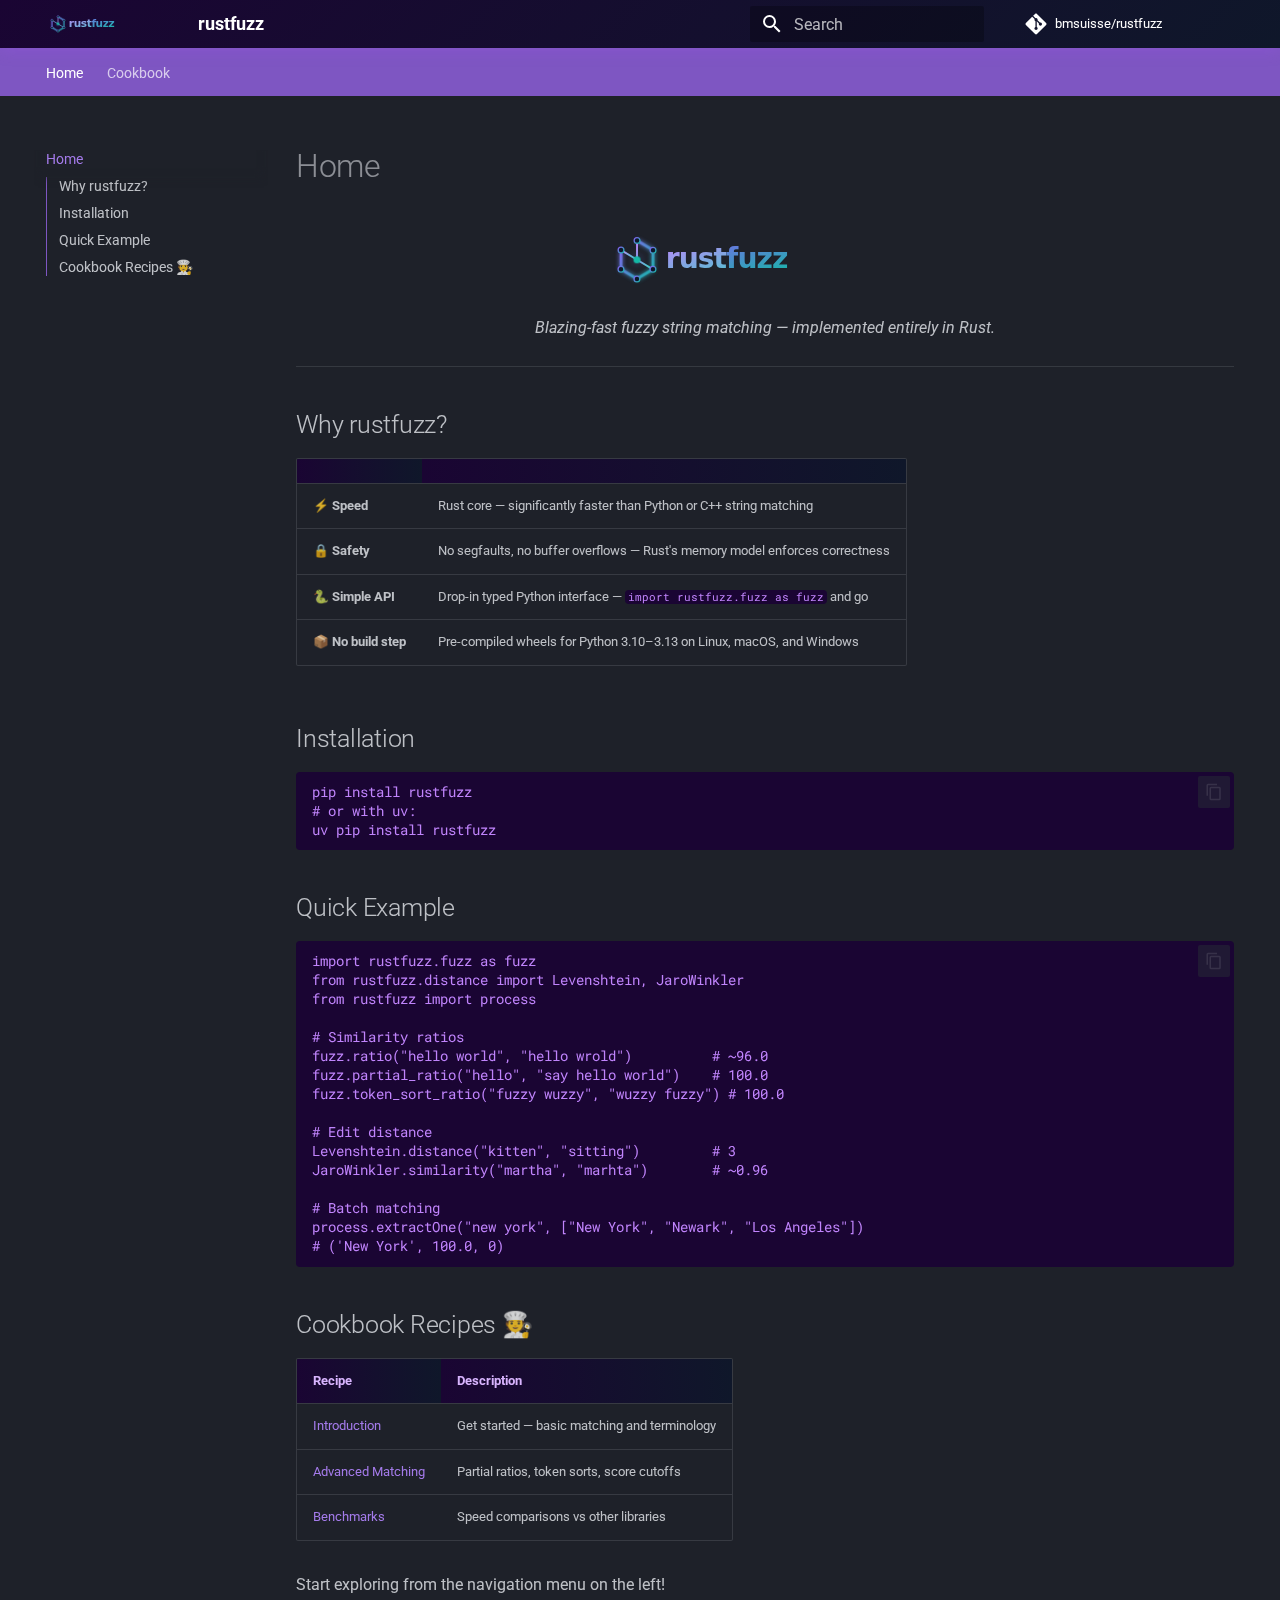
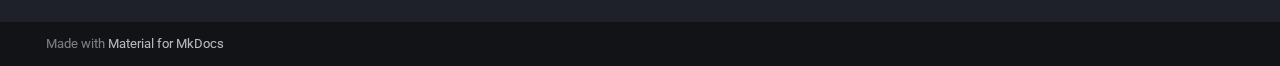
<file: index.html>
<!doctype html>
<html lang="en" class="no-js">
  <head>
    
      <meta charset="utf-8">
      <meta name="viewport" content="width=device-width,initial-scale=1">
      
      
      
        <link rel="canonical" href="https://bmsuisse.github.io/rustfuzz/">
      
      
      
        <link rel="next" href="cookbook/01_introduction/">
      
      
        
      
      
      <link rel="icon" href="logo.svg">
      <meta name="generator" content="mkdocs-1.6.1, mkdocs-material-9.7.2">
    
    
      
        <title>rustfuzz</title>
      
    
    
      <link rel="stylesheet" href="assets/stylesheets/main.484c7ddc.min.css">
      
        
        <link rel="stylesheet" href="assets/stylesheets/palette.ab4e12ef.min.css">
      
      


    
    
      
    
    
      
        
        
        <link rel="preconnect" href="https://fonts.gstatic.com" crossorigin>
        <link rel="stylesheet" href="https://fonts.googleapis.com/css?family=Roboto:300,300i,400,400i,700,700i%7CRoboto+Mono:400,400i,700,700i&display=fallback">
        <style>:root{--md-text-font:"Roboto";--md-code-font:"Roboto Mono"}</style>
      
    
    
      <link rel="stylesheet" href="stylesheets/extra.css">
    
    <script>__md_scope=new URL(".",location),__md_hash=e=>[...e].reduce(((e,_)=>(e<<5)-e+_.charCodeAt(0)),0),__md_get=(e,_=localStorage,t=__md_scope)=>JSON.parse(_.getItem(t.pathname+"."+e)),__md_set=(e,_,t=localStorage,a=__md_scope)=>{try{t.setItem(a.pathname+"."+e,JSON.stringify(_))}catch(e){}}</script>
    
      

    
    
  </head>
  
  
    
    
      
    
    
    
    
    <body dir="ltr" data-md-color-scheme="slate" data-md-color-primary="deep-purple" data-md-color-accent="green">
  
    
    <input class="md-toggle" data-md-toggle="drawer" type="checkbox" id="__drawer" autocomplete="off">
    <input class="md-toggle" data-md-toggle="search" type="checkbox" id="__search" autocomplete="off">
    <label class="md-overlay" for="__drawer"></label>
    <div data-md-component="skip">
      
        
        <a href="#why-rustfuzz" class="md-skip">
          Skip to content
        </a>
      
    </div>
    <div data-md-component="announce">
      
    </div>
    
    
      

<header class="md-header" data-md-component="header">
  <nav class="md-header__inner md-grid" aria-label="Header">
    <a href="." title="rustfuzz" class="md-header__button md-logo" aria-label="rustfuzz" data-md-component="logo">
      
  <img src="logo.svg" alt="logo">

    </a>
    <label class="md-header__button md-icon" for="__drawer">
      
      <svg xmlns="http://www.w3.org/2000/svg" viewBox="0 0 24 24"><path d="M3 6h18v2H3zm0 5h18v2H3zm0 5h18v2H3z"/></svg>
    </label>
    <div class="md-header__title" data-md-component="header-title">
      <div class="md-header__ellipsis">
        <div class="md-header__topic">
          <span class="md-ellipsis">
            rustfuzz
          </span>
        </div>
        <div class="md-header__topic" data-md-component="header-topic">
          <span class="md-ellipsis">
            
              Home
            
          </span>
        </div>
      </div>
    </div>
    
      
        <form class="md-header__option" data-md-component="palette">
  
    
    
    
    <input class="md-option" data-md-color-media="" data-md-color-scheme="slate" data-md-color-primary="deep-purple" data-md-color-accent="green"  aria-hidden="true"  type="radio" name="__palette" id="__palette_0">
    
  
</form>
      
    
    
      <script>var palette=__md_get("__palette");if(palette&&palette.color){if("(prefers-color-scheme)"===palette.color.media){var media=matchMedia("(prefers-color-scheme: light)"),input=document.querySelector(media.matches?"[data-md-color-media='(prefers-color-scheme: light)']":"[data-md-color-media='(prefers-color-scheme: dark)']");palette.color.media=input.getAttribute("data-md-color-media"),palette.color.scheme=input.getAttribute("data-md-color-scheme"),palette.color.primary=input.getAttribute("data-md-color-primary"),palette.color.accent=input.getAttribute("data-md-color-accent")}for(var[key,value]of Object.entries(palette.color))document.body.setAttribute("data-md-color-"+key,value)}</script>
    
    
    
      
      
        <label class="md-header__button md-icon" for="__search">
          
          <svg xmlns="http://www.w3.org/2000/svg" viewBox="0 0 24 24"><path d="M9.5 3A6.5 6.5 0 0 1 16 9.5c0 1.61-.59 3.09-1.56 4.23l.27.27h.79l5 5-1.5 1.5-5-5v-.79l-.27-.27A6.52 6.52 0 0 1 9.5 16 6.5 6.5 0 0 1 3 9.5 6.5 6.5 0 0 1 9.5 3m0 2C7 5 5 7 5 9.5S7 14 9.5 14 14 12 14 9.5 12 5 9.5 5"/></svg>
        </label>
        <div class="md-search" data-md-component="search" role="dialog">
  <label class="md-search__overlay" for="__search"></label>
  <div class="md-search__inner" role="search">
    <form class="md-search__form" name="search">
      <input type="text" class="md-search__input" name="query" aria-label="Search" placeholder="Search" autocapitalize="off" autocorrect="off" autocomplete="off" spellcheck="false" data-md-component="search-query" required>
      <label class="md-search__icon md-icon" for="__search">
        
        <svg xmlns="http://www.w3.org/2000/svg" viewBox="0 0 24 24"><path d="M9.5 3A6.5 6.5 0 0 1 16 9.5c0 1.61-.59 3.09-1.56 4.23l.27.27h.79l5 5-1.5 1.5-5-5v-.79l-.27-.27A6.52 6.52 0 0 1 9.5 16 6.5 6.5 0 0 1 3 9.5 6.5 6.5 0 0 1 9.5 3m0 2C7 5 5 7 5 9.5S7 14 9.5 14 14 12 14 9.5 12 5 9.5 5"/></svg>
        
        <svg xmlns="http://www.w3.org/2000/svg" viewBox="0 0 24 24"><path d="M20 11v2H8l5.5 5.5-1.42 1.42L4.16 12l7.92-7.92L13.5 5.5 8 11z"/></svg>
      </label>
      <nav class="md-search__options" aria-label="Search">
        
        <button type="reset" class="md-search__icon md-icon" title="Clear" aria-label="Clear" tabindex="-1">
          
          <svg xmlns="http://www.w3.org/2000/svg" viewBox="0 0 24 24"><path d="M19 6.41 17.59 5 12 10.59 6.41 5 5 6.41 10.59 12 5 17.59 6.41 19 12 13.41 17.59 19 19 17.59 13.41 12z"/></svg>
        </button>
      </nav>
      
        <div class="md-search__suggest" data-md-component="search-suggest"></div>
      
    </form>
    <div class="md-search__output">
      <div class="md-search__scrollwrap" tabindex="0" data-md-scrollfix>
        <div class="md-search-result" data-md-component="search-result">
          <div class="md-search-result__meta">
            Initializing search
          </div>
          <ol class="md-search-result__list" role="presentation"></ol>
        </div>
      </div>
    </div>
  </div>
</div>
      
    
    
      <div class="md-header__source">
        <a href="https://github.com/bmsuisse/rustfuzz" title="Go to repository" class="md-source" data-md-component="source">
  <div class="md-source__icon md-icon">
    
    <svg xmlns="http://www.w3.org/2000/svg" viewBox="0 0 448 512"><!--! Font Awesome Free 7.1.0 by @fontawesome - https://fontawesome.com License - https://fontawesome.com/license/free (Icons: CC BY 4.0, Fonts: SIL OFL 1.1, Code: MIT License) Copyright 2025 Fonticons, Inc.--><path d="M439.6 236.1 244 40.5c-5.4-5.5-12.8-8.5-20.4-8.5s-15 3-20.4 8.4L162.5 81l51.5 51.5c27.1-9.1 52.7 16.8 43.4 43.7l49.7 49.7c34.2-11.8 61.2 31 35.5 56.7-26.5 26.5-70.2-2.9-56-37.3L240.3 199v121.9c25.3 12.5 22.3 41.8 9.1 55-6.4 6.4-15.2 10.1-24.3 10.1s-17.8-3.6-24.3-10.1c-17.6-17.6-11.1-46.9 11.2-56v-123c-20.8-8.5-24.6-30.7-18.6-45L142.6 101 8.5 235.1C3 240.6 0 247.9 0 255.5s3 15 8.5 20.4l195.6 195.7c5.4 5.4 12.7 8.4 20.4 8.4s15-3 20.4-8.4l194.7-194.7c5.4-5.4 8.4-12.8 8.4-20.4s-3-15-8.4-20.4"/></svg>
  </div>
  <div class="md-source__repository">
    bmsuisse/rustfuzz
  </div>
</a>
      </div>
    
  </nav>
  
</header>
    
    <div class="md-container" data-md-component="container">
      
      
        
          
            
<nav class="md-tabs" aria-label="Tabs" data-md-component="tabs">
  <div class="md-grid">
    <ul class="md-tabs__list">
      
        
  
  
  
    
  
  
    <li class="md-tabs__item md-tabs__item--active">
      <a href="." class="md-tabs__link">
        
  
  
    
  
  Home

      </a>
    </li>
  

      
        
  
  
  
  
    
    
      <li class="md-tabs__item">
        <a href="cookbook/01_introduction/" class="md-tabs__link">
          
  
  
    
  
  Cookbook

        </a>
      </li>
    
  

      
    </ul>
  </div>
</nav>
          
        
      
      <main class="md-main" data-md-component="main">
        <div class="md-main__inner md-grid">
          
            
              
              <div class="md-sidebar md-sidebar--primary" data-md-component="sidebar" data-md-type="navigation" >
                <div class="md-sidebar__scrollwrap">
                  <div class="md-sidebar__inner">
                    


  


  

<nav class="md-nav md-nav--primary md-nav--lifted md-nav--integrated" aria-label="Navigation" data-md-level="0">
  <label class="md-nav__title" for="__drawer">
    <a href="." title="rustfuzz" class="md-nav__button md-logo" aria-label="rustfuzz" data-md-component="logo">
      
  <img src="logo.svg" alt="logo">

    </a>
    rustfuzz
  </label>
  
    <div class="md-nav__source">
      <a href="https://github.com/bmsuisse/rustfuzz" title="Go to repository" class="md-source" data-md-component="source">
  <div class="md-source__icon md-icon">
    
    <svg xmlns="http://www.w3.org/2000/svg" viewBox="0 0 448 512"><!--! Font Awesome Free 7.1.0 by @fontawesome - https://fontawesome.com License - https://fontawesome.com/license/free (Icons: CC BY 4.0, Fonts: SIL OFL 1.1, Code: MIT License) Copyright 2025 Fonticons, Inc.--><path d="M439.6 236.1 244 40.5c-5.4-5.5-12.8-8.5-20.4-8.5s-15 3-20.4 8.4L162.5 81l51.5 51.5c27.1-9.1 52.7 16.8 43.4 43.7l49.7 49.7c34.2-11.8 61.2 31 35.5 56.7-26.5 26.5-70.2-2.9-56-37.3L240.3 199v121.9c25.3 12.5 22.3 41.8 9.1 55-6.4 6.4-15.2 10.1-24.3 10.1s-17.8-3.6-24.3-10.1c-17.6-17.6-11.1-46.9 11.2-56v-123c-20.8-8.5-24.6-30.7-18.6-45L142.6 101 8.5 235.1C3 240.6 0 247.9 0 255.5s3 15 8.5 20.4l195.6 195.7c5.4 5.4 12.7 8.4 20.4 8.4s15-3 20.4-8.4l194.7-194.7c5.4-5.4 8.4-12.8 8.4-20.4s-3-15-8.4-20.4"/></svg>
  </div>
  <div class="md-source__repository">
    bmsuisse/rustfuzz
  </div>
</a>
    </div>
  
  <ul class="md-nav__list" data-md-scrollfix>
    
      
      
  
  
    
  
  
  
    <li class="md-nav__item md-nav__item--active">
      
      <input class="md-nav__toggle md-toggle" type="checkbox" id="__toc">
      
      
      
        <label class="md-nav__link md-nav__link--active" for="__toc">
          
  
  
  <span class="md-ellipsis">
    
  
    Home
  

    
  </span>
  
  

          <span class="md-nav__icon md-icon"></span>
        </label>
      
      <a href="." class="md-nav__link md-nav__link--active">
        
  
  
  <span class="md-ellipsis">
    
  
    Home
  

    
  </span>
  
  

      </a>
      
        

<nav class="md-nav md-nav--secondary" aria-label="Table of contents">
  
  
  
  
    <label class="md-nav__title" for="__toc">
      <span class="md-nav__icon md-icon"></span>
      Table of contents
    </label>
    <ul class="md-nav__list" data-md-component="toc" data-md-scrollfix>
      
        <li class="md-nav__item">
  <a href="#why-rustfuzz" class="md-nav__link">
    <span class="md-ellipsis">
      
        Why rustfuzz?
      
    </span>
  </a>
  
</li>
      
        <li class="md-nav__item">
  <a href="#installation" class="md-nav__link">
    <span class="md-ellipsis">
      
        Installation
      
    </span>
  </a>
  
</li>
      
        <li class="md-nav__item">
  <a href="#quick-example" class="md-nav__link">
    <span class="md-ellipsis">
      
        Quick Example
      
    </span>
  </a>
  
</li>
      
        <li class="md-nav__item">
  <a href="#cookbook-recipes" class="md-nav__link">
    <span class="md-ellipsis">
      
        Cookbook Recipes 🧑‍🍳
      
    </span>
  </a>
  
</li>
      
    </ul>
  
</nav>
      
    </li>
  

    
      
      
  
  
  
  
    
    
      
        
      
        
      
        
      
    
    
    
      
      
    
    
    <li class="md-nav__item md-nav__item--nested">
      
        
        
        <input class="md-nav__toggle md-toggle " type="checkbox" id="__nav_2" >
        
          
          <label class="md-nav__link" for="__nav_2" id="__nav_2_label" tabindex="0">
            
  
  
  <span class="md-ellipsis">
    
  
    Cookbook
  

    
  </span>
  
  

            <span class="md-nav__icon md-icon"></span>
          </label>
        
        <nav class="md-nav" data-md-level="1" aria-labelledby="__nav_2_label" aria-expanded="false">
          <label class="md-nav__title" for="__nav_2">
            <span class="md-nav__icon md-icon"></span>
            
  
    Cookbook
  

          </label>
          <ul class="md-nav__list" data-md-scrollfix>
            
              
                
  
  
  
  
    <li class="md-nav__item">
      <a href="cookbook/01_introduction/" class="md-nav__link">
        
  
  
  <span class="md-ellipsis">
    
  
    Introduction to rustfuzz
  

    
  </span>
  
  

      </a>
    </li>
  

              
            
              
                
  
  
  
  
    <li class="md-nav__item">
      <a href="cookbook/02_advanced_matching/" class="md-nav__link">
        
  
  
  <span class="md-ellipsis">
    
  
    Advanced Matching with rustfuzz
  

    
  </span>
  
  

      </a>
    </li>
  

              
            
              
                
  
  
  
  
    <li class="md-nav__item">
      <a href="cookbook/03_benchmarks/" class="md-nav__link">
        
  
  
  <span class="md-ellipsis">
    
  
    Performance Benchmarks
  

    
  </span>
  
  

      </a>
    </li>
  

              
            
          </ul>
        </nav>
      
    </li>
  

    
  </ul>
</nav>
                  </div>
                </div>
              </div>
            
            
          
          
            <div class="md-content" data-md-component="content">
              
              <article class="md-content__inner md-typeset">
                
                  


  
  


  <h1>Home</h1>

<p align="center">
  <img src="logo.svg" alt="rustfuzz" width="320"/>
</p>

<p align="center">
  <em>Blazing-fast fuzzy string matching — implemented entirely in Rust.</em>
</p>

<hr />
<h2 id="why-rustfuzz">Why rustfuzz?</h2>
<table>
<thead>
<tr>
<th></th>
<th></th>
</tr>
</thead>
<tbody>
<tr>
<td>⚡ <strong>Speed</strong></td>
<td>Rust core — significantly faster than Python or C++ string matching</td>
</tr>
<tr>
<td>🔒 <strong>Safety</strong></td>
<td>No segfaults, no buffer overflows — Rust's memory model enforces correctness</td>
</tr>
<tr>
<td>🐍 <strong>Simple API</strong></td>
<td>Drop-in typed Python interface — <code>import rustfuzz.fuzz as fuzz</code> and go</td>
</tr>
<tr>
<td>📦 <strong>No build step</strong></td>
<td>Pre-compiled wheels for Python 3.10–3.13 on Linux, macOS, and Windows</td>
</tr>
</tbody>
</table>
<h2 id="installation">Installation</h2>
<pre><code class="language-sh">pip install rustfuzz
# or with uv:
uv pip install rustfuzz
</code></pre>
<h2 id="quick-example">Quick Example</h2>
<pre><code class="language-python">import rustfuzz.fuzz as fuzz
from rustfuzz.distance import Levenshtein, JaroWinkler
from rustfuzz import process

# Similarity ratios
fuzz.ratio(&quot;hello world&quot;, &quot;hello wrold&quot;)          # ~96.0
fuzz.partial_ratio(&quot;hello&quot;, &quot;say hello world&quot;)    # 100.0
fuzz.token_sort_ratio(&quot;fuzzy wuzzy&quot;, &quot;wuzzy fuzzy&quot;) # 100.0

# Edit distance
Levenshtein.distance(&quot;kitten&quot;, &quot;sitting&quot;)         # 3
JaroWinkler.similarity(&quot;martha&quot;, &quot;marhta&quot;)        # ~0.96

# Batch matching
process.extractOne(&quot;new york&quot;, [&quot;New York&quot;, &quot;Newark&quot;, &quot;Los Angeles&quot;])
# ('New York', 100.0, 0)
</code></pre>
<h2 id="cookbook-recipes">Cookbook Recipes 🧑‍🍳</h2>
<table>
<thead>
<tr>
<th>Recipe</th>
<th>Description</th>
</tr>
</thead>
<tbody>
<tr>
<td><a href="cookbook/01_introduction/">Introduction</a></td>
<td>Get started — basic matching and terminology</td>
</tr>
<tr>
<td><a href="cookbook/02_advanced_matching/">Advanced Matching</a></td>
<td>Partial ratios, token sorts, score cutoffs</td>
</tr>
<tr>
<td><a href="cookbook/03_benchmarks/">Benchmarks</a></td>
<td>Speed comparisons vs other libraries</td>
</tr>
</tbody>
</table>
<p>Start exploring from the navigation menu on the left!</p>












                
              </article>
            </div>
          
          
<script>var target=document.getElementById(location.hash.slice(1));target&&target.name&&(target.checked=target.name.startsWith("__tabbed_"))</script>
        </div>
        
          <button type="button" class="md-top md-icon" data-md-component="top" hidden>
  
  <svg xmlns="http://www.w3.org/2000/svg" viewBox="0 0 24 24"><path d="M13 20h-2V8l-5.5 5.5-1.42-1.42L12 4.16l7.92 7.92-1.42 1.42L13 8z"/></svg>
  Back to top
</button>
        
      </main>
      
        <footer class="md-footer">
  
  <div class="md-footer-meta md-typeset">
    <div class="md-footer-meta__inner md-grid">
      <div class="md-copyright">
  
  
    Made with
    <a href="https://squidfunk.github.io/mkdocs-material/" target="_blank" rel="noopener">
      Material for MkDocs
    </a>
  
</div>
      
    </div>
  </div>
</footer>
      
    </div>
    <div class="md-dialog" data-md-component="dialog">
      <div class="md-dialog__inner md-typeset"></div>
    </div>
    
    
    
      
      
      <script id="__config" type="application/json">{"annotate": null, "base": ".", "features": ["navigation.tabs", "navigation.indexes", "navigation.top", "search.suggest", "search.highlight", "toc.integrate", "content.code.copy"], "search": "assets/javascripts/workers/search.2c215733.min.js", "tags": null, "translations": {"clipboard.copied": "Copied to clipboard", "clipboard.copy": "Copy to clipboard", "search.result.more.one": "1 more on this page", "search.result.more.other": "# more on this page", "search.result.none": "No matching documents", "search.result.one": "1 matching document", "search.result.other": "# matching documents", "search.result.placeholder": "Type to start searching", "search.result.term.missing": "Missing", "select.version": "Select version"}, "version": null}</script>
    
    
      <script src="assets/javascripts/bundle.79ae519e.min.js"></script>
      
    
  </body>
</html>
</file>
<file: stylesheets/extra.css>
/* ── rustfuzz docs — purple/green theme overrides ── */

:root {
  --md-primary-fg-color: #a855f7;
  --md-accent-fg-color:  #22c55e;
}

/* Gradient header */
.md-header {
  background: linear-gradient(135deg, #1a0533 0%, #0f172a 100%);
  box-shadow: 0 2px 16px rgba(168, 85, 247, 0.25);
}

/* Logo breathing animation */
.md-header__button.md-logo img {
  animation: breathe 3s ease-in-out infinite;
}
@keyframes breathe {
  0%, 100% { transform: scale(1); filter: drop-shadow(0 0 4px rgba(168,85,247,0.4)); }
  50%       { transform: scale(1.06); filter: drop-shadow(0 0 10px rgba(34,197,94,0.5)); }
}

/* Nav tab active indicator */
.md-tabs__link--active {
  border-bottom: 2px solid #22c55e;
}

/* Code blocks */
.md-typeset code {
  background: #1a0533;
  color: #c084fc;
  border-radius: 4px;
}

/* Table header */
.md-typeset table:not([class]) th {
  background: linear-gradient(90deg, #1a0533, #0f172a);
  color: #d8b4fe;
}
</file>
<file: assets/stylesheets/main.484c7ddc.min.css>
@charset "UTF-8";html{-webkit-text-size-adjust:none;-moz-text-size-adjust:none;text-size-adjust:none;box-sizing:border-box}*,:after,:before{box-sizing:inherit}@media (prefers-reduced-motion){*,:after,:before{transition:none!important}}body{margin:0}a,button,input,label{-webkit-tap-highlight-color:transparent}a{color:inherit;text-decoration:none}hr{border:0;box-sizing:initial;display:block;height:.05rem;overflow:visible;padding:0}small{font-size:80%}sub,sup{line-height:1em}img{border-style:none}table{border-collapse:initial;border-spacing:0}td,th{font-weight:400;vertical-align:top}button{background:#0000;border:0;font-family:inherit;font-size:inherit;margin:0;padding:0}input{border:0;outline:none}:root{--md-primary-fg-color:#4051b5;--md-primary-fg-color--light:#5d6cc0;--md-primary-fg-color--dark:#303fa1;--md-primary-bg-color:#fff;--md-primary-bg-color--light:#ffffffb3;--md-accent-fg-color:#526cfe;--md-accent-fg-color--transparent:#526cfe1a;--md-accent-bg-color:#fff;--md-accent-bg-color--light:#ffffffb3}[data-md-color-scheme=default]{color-scheme:light}[data-md-color-scheme=default] img[src$="#gh-dark-mode-only"],[data-md-color-scheme=default] img[src$="#only-dark"]{display:none}:root,[data-md-color-scheme=default]{--md-hue:225deg;--md-default-fg-color:#000000de;--md-default-fg-color--light:#0000008a;--md-default-fg-color--lighter:#00000052;--md-default-fg-color--lightest:#00000012;--md-default-bg-color:#fff;--md-default-bg-color--light:#ffffffb3;--md-default-bg-color--lighter:#ffffff4d;--md-default-bg-color--lightest:#ffffff1f;--md-code-fg-color:#36464e;--md-code-bg-color:#f5f5f5;--md-code-bg-color--light:#f5f5f5b3;--md-code-bg-color--lighter:#f5f5f54d;--md-code-hl-color:#4287ff;--md-code-hl-color--light:#4287ff1a;--md-code-hl-number-color:#d52a2a;--md-code-hl-special-color:#db1457;--md-code-hl-function-color:#a846b9;--md-code-hl-constant-color:#6e59d9;--md-code-hl-keyword-color:#3f6ec6;--md-code-hl-string-color:#1c7d4d;--md-code-hl-name-color:var(--md-code-fg-color);--md-code-hl-operator-color:var(--md-default-fg-color--light);--md-code-hl-punctuation-color:var(--md-default-fg-color--light);--md-code-hl-comment-color:var(--md-default-fg-color--light);--md-code-hl-generic-color:var(--md-default-fg-color--light);--md-code-hl-variable-color:var(--md-default-fg-color--light);--md-typeset-color:var(--md-default-fg-color);--md-typeset-a-color:var(--md-primary-fg-color);--md-typeset-del-color:#f5503d26;--md-typeset-ins-color:#0bd57026;--md-typeset-kbd-color:#fafafa;--md-typeset-kbd-accent-color:#fff;--md-typeset-kbd-border-color:#b8b8b8;--md-typeset-mark-color:#ffff0080;--md-typeset-table-color:#0000001f;--md-typeset-table-color--light:rgba(0,0,0,.035);--md-admonition-fg-color:var(--md-default-fg-color);--md-admonition-bg-color:var(--md-default-bg-color);--md-warning-fg-color:#000000de;--md-warning-bg-color:#ff9;--md-footer-fg-color:#fff;--md-footer-fg-color--light:#ffffffb3;--md-footer-fg-color--lighter:#ffffff73;--md-footer-bg-color:#000000de;--md-footer-bg-color--dark:#00000052;--md-shadow-z1:0 0.2rem 0.5rem #0000000d,0 0 0.05rem #0000001a;--md-shadow-z2:0 0.2rem 0.5rem #0000001a,0 0 0.05rem #00000040;--md-shadow-z3:0 0.2rem 0.5rem #0003,0 0 0.05rem #00000059}.md-icon svg{fill:currentcolor;display:block;height:1.2rem;width:1.2rem}body{-webkit-font-smoothing:antialiased;-moz-osx-font-smoothing:grayscale;--md-text-font-family:var(--md-text-font,_),-apple-system,BlinkMacSystemFont,Helvetica,Arial,sans-serif;--md-code-font-family:var(--md-code-font,_),SFMono-Regular,Consolas,Menlo,monospace}aside,body,input{font-feature-settings:"kern","liga";color:var(--md-typeset-color);font-family:var(--md-text-font-family)}code,kbd,pre{font-feature-settings:"kern";font-family:var(--md-code-font-family)}:root{--md-typeset-table-sort-icon:url('data:image/svg+xml;charset=utf-8,<svg xmlns="http://www.w3.org/2000/svg" viewBox="0 0 24 24"><path d="m18 21-4-4h3V7h-3l4-4 4 4h-3v10h3M2 19v-2h10v2M2 13v-2h7v2M2 7V5h4v2z"/></svg>');--md-typeset-table-sort-icon--asc:url('data:image/svg+xml;charset=utf-8,<svg xmlns="http://www.w3.org/2000/svg" viewBox="0 0 24 24"><path d="M19 17h3l-4 4-4-4h3V3h2M2 17h10v2H2M6 5v2H2V5m0 6h7v2H2z"/></svg>');--md-typeset-table-sort-icon--desc:url('data:image/svg+xml;charset=utf-8,<svg xmlns="http://www.w3.org/2000/svg" viewBox="0 0 24 24"><path d="M19 7h3l-4-4-4 4h3v14h2M2 17h10v2H2M6 5v2H2V5m0 6h7v2H2z"/></svg>')}.md-typeset{-webkit-print-color-adjust:exact;color-adjust:exact;font-size:.8rem;line-height:1.6;overflow-wrap:break-word}@media print{.md-typeset{font-size:.68rem}}.md-typeset blockquote,.md-typeset dl,.md-typeset figure,.md-typeset ol,.md-typeset pre,.md-typeset ul{margin-bottom:1em;margin-top:1em}.md-typeset h1{color:var(--md-default-fg-color--light);font-size:2em;line-height:1.3;margin:0 0 1.25em}.md-typeset h1,.md-typeset h2{font-weight:300;letter-spacing:-.01em}.md-typeset h2{font-size:1.5625em;line-height:1.4;margin:1.6em 0 .64em}.md-typeset h3{font-size:1.25em;font-weight:400;letter-spacing:-.01em;line-height:1.5;margin:1.6em 0 .8em}.md-typeset h2+h3{margin-top:.8em}.md-typeset h4{font-weight:700;letter-spacing:-.01em;margin:1em 0}.md-typeset h5,.md-typeset h6{color:var(--md-default-fg-color--light);font-size:.8em;font-weight:700;letter-spacing:-.01em;margin:1.25em 0}.md-typeset h5{text-transform:uppercase}.md-typeset h5 code{text-transform:none}.md-typeset hr{border-bottom:.05rem solid var(--md-default-fg-color--lightest);display:flow-root;margin:1.5em 0}.md-typeset a{color:var(--md-typeset-a-color);word-break:break-word}.md-typeset a,.md-typeset a:before{transition:color 125ms}.md-typeset a:focus,.md-typeset a:hover{color:var(--md-accent-fg-color)}.md-typeset a:focus code,.md-typeset a:hover code{background-color:var(--md-accent-fg-color--transparent);color:var(--md-accent-fg-color)}.md-typeset a code{color:var(--md-typeset-a-color)}.md-typeset a.focus-visible{outline-color:var(--md-accent-fg-color);outline-offset:.2rem}.md-typeset code,.md-typeset kbd,.md-typeset pre{color:var(--md-code-fg-color);direction:ltr;font-variant-ligatures:none;transition:background-color 125ms}@media print{.md-typeset code,.md-typeset kbd,.md-typeset pre{white-space:pre-wrap}}.md-typeset code{background-color:var(--md-code-bg-color);border-radius:.1rem;-webkit-box-decoration-break:clone;box-decoration-break:clone;font-size:.85em;padding:0 .2941176471em;transition:color 125ms,background-color 125ms;word-break:break-word}.md-typeset code:not(.focus-visible){-webkit-tap-highlight-color:transparent;outline:none}.md-typeset pre{display:flow-root;line-height:1.4;position:relative}.md-typeset pre>code{-webkit-box-decoration-break:slice;box-decoration-break:slice;box-shadow:none;display:block;margin:0;outline-color:var(--md-accent-fg-color);overflow:auto;padding:.7720588235em 1.1764705882em;scrollbar-color:var(--md-default-fg-color--lighter) #0000;scrollbar-width:thin;touch-action:auto;word-break:normal}.md-typeset pre>code:hover{scrollbar-color:var(--md-accent-fg-color) #0000}.md-typeset pre>code::-webkit-scrollbar{height:.2rem;width:.2rem}.md-typeset pre>code::-webkit-scrollbar-thumb{background-color:var(--md-default-fg-color--lighter)}.md-typeset pre>code::-webkit-scrollbar-thumb:hover{background-color:var(--md-accent-fg-color)}.md-typeset kbd{background-color:var(--md-typeset-kbd-color);border-radius:.1rem;box-shadow:0 .1rem 0 .05rem var(--md-typeset-kbd-border-color),0 .1rem 0 var(--md-typeset-kbd-border-color),0 -.1rem .2rem var(--md-typeset-kbd-accent-color) inset;color:var(--md-default-fg-color);display:inline-block;font-size:.75em;padding:0 .6666666667em;vertical-align:text-top;word-break:break-word}.md-typeset mark{background-color:var(--md-typeset-mark-color);-webkit-box-decoration-break:clone;box-decoration-break:clone;color:inherit;word-break:break-word}.md-typeset abbr{cursor:help;text-decoration:none}.md-typeset [data-preview],.md-typeset abbr{border-bottom:.05rem dotted var(--md-default-fg-color--light)}.md-typeset small{opacity:.75}[dir=ltr] .md-typeset sub,[dir=ltr] .md-typeset sup{margin-left:.078125em}[dir=rtl] .md-typeset sub,[dir=rtl] .md-typeset sup{margin-right:.078125em}[dir=ltr] .md-typeset blockquote{padding-left:.6rem}[dir=rtl] .md-typeset blockquote{padding-right:.6rem}[dir=ltr] .md-typeset blockquote{border-left:.2rem solid var(--md-default-fg-color--lighter)}[dir=rtl] .md-typeset blockquote{border-right:.2rem solid var(--md-default-fg-color--lighter)}.md-typeset blockquote{color:var(--md-default-fg-color--light);margin-left:0;margin-right:0}.md-typeset ul{list-style-type:disc}.md-typeset ul[type]{list-style-type:revert-layer}[dir=ltr] .md-typeset ol,[dir=ltr] .md-typeset ul{margin-left:.625em}[dir=rtl] .md-typeset ol,[dir=rtl] .md-typeset ul{margin-right:.625em}.md-typeset ol,.md-typeset ul{padding:0}.md-typeset ol:not([hidden]),.md-typeset ul:not([hidden]){display:flow-root}.md-typeset ol ol,.md-typeset ul ol{list-style-type:lower-alpha}.md-typeset ol ol ol,.md-typeset ul ol ol{list-style-type:lower-roman}.md-typeset ol ol ol ol,.md-typeset ul ol ol ol{list-style-type:upper-alpha}.md-typeset ol ol ol ol ol,.md-typeset ul ol ol ol ol{list-style-type:upper-roman}.md-typeset ol[type],.md-typeset ul[type]{list-style-type:revert-layer}[dir=ltr] .md-typeset ol li,[dir=ltr] .md-typeset ul li{margin-left:1.25em}[dir=rtl] .md-typeset ol li,[dir=rtl] .md-typeset ul li{margin-right:1.25em}.md-typeset ol li,.md-typeset ul li{margin-bottom:.5em}.md-typeset ol li blockquote,.md-typeset ol li p,.md-typeset ul li blockquote,.md-typeset ul li p{margin:.5em 0}.md-typeset ol li:last-child,.md-typeset ul li:last-child{margin-bottom:0}[dir=ltr] .md-typeset ol li ol,[dir=ltr] .md-typeset ol li ul,[dir=ltr] .md-typeset ul li ol,[dir=ltr] .md-typeset ul li ul{margin-left:.625em}[dir=rtl] .md-typeset ol li ol,[dir=rtl] .md-typeset ol li ul,[dir=rtl] .md-typeset ul li ol,[dir=rtl] .md-typeset ul li ul{margin-right:.625em}.md-typeset ol li ol,.md-typeset ol li ul,.md-typeset ul li ol,.md-typeset ul li ul{margin-bottom:.5em;margin-top:.5em}[dir=ltr] .md-typeset dd{margin-left:1.875em}[dir=rtl] .md-typeset dd{margin-right:1.875em}.md-typeset dd{margin-bottom:1.5em;margin-top:1em}.md-typeset img,.md-typeset svg,.md-typeset video{height:auto;max-width:100%}.md-typeset img[align=left]{margin:1em 1em 1em 0}.md-typeset img[align=right]{margin:1em 0 1em 1em}.md-typeset img[align]:only-child{margin-top:0}.md-typeset figure{display:flow-root;margin:1em auto;max-width:100%;text-align:center;width:fit-content}.md-typeset figure img{display:block;margin:0 auto}.md-typeset figcaption{font-style:italic;margin:1em auto;max-width:24rem}.md-typeset iframe{max-width:100%}.md-typeset table:not([class]){background-color:var(--md-default-bg-color);border:.05rem solid var(--md-typeset-table-color);border-radius:.1rem;display:inline-block;font-size:.64rem;max-width:100%;overflow:auto;touch-action:auto}@media print{.md-typeset table:not([class]){display:table}}.md-typeset table:not([class])+*{margin-top:1.5em}.md-typeset table:not([class]) td>:first-child,.md-typeset table:not([class]) th>:first-child{margin-top:0}.md-typeset table:not([class]) td>:last-child,.md-typeset table:not([class]) th>:last-child{margin-bottom:0}.md-typeset table:not([class]) td:not([align]),.md-typeset table:not([class]) th:not([align]){text-align:left}[dir=rtl] .md-typeset table:not([class]) td:not([align]),[dir=rtl] .md-typeset table:not([class]) th:not([align]){text-align:right}.md-typeset table:not([class]) th{font-weight:700;min-width:5rem;padding:.9375em 1.25em;vertical-align:top}.md-typeset table:not([class]) td{border-top:.05rem solid var(--md-typeset-table-color);padding:.9375em 1.25em;vertical-align:top}.md-typeset table:not([class]) tbody tr{transition:background-color 125ms}.md-typeset table:not([class]) tbody tr:hover{background-color:var(--md-typeset-table-color--light);box-shadow:0 .05rem 0 var(--md-default-bg-color) inset}.md-typeset table:not([class]) a{word-break:normal}.md-typeset table th[role=columnheader]{cursor:pointer}[dir=ltr] .md-typeset table th[role=columnheader]:after{margin-left:.5em}[dir=rtl] .md-typeset table th[role=columnheader]:after{margin-right:.5em}.md-typeset table th[role=columnheader]:after{content:"";display:inline-block;height:1.2em;-webkit-mask-image:var(--md-typeset-table-sort-icon);mask-image:var(--md-typeset-table-sort-icon);-webkit-mask-repeat:no-repeat;mask-repeat:no-repeat;-webkit-mask-size:contain;mask-size:contain;transition:background-color 125ms;vertical-align:text-bottom;width:1.2em}.md-typeset table th[role=columnheader]:hover:after{background-color:var(--md-default-fg-color--lighter)}.md-typeset table th[role=columnheader][aria-sort=ascending]:after{background-color:var(--md-default-fg-color--light);-webkit-mask-image:var(--md-typeset-table-sort-icon--asc);mask-image:var(--md-typeset-table-sort-icon--asc)}.md-typeset table th[role=columnheader][aria-sort=descending]:after{background-color:var(--md-default-fg-color--light);-webkit-mask-image:var(--md-typeset-table-sort-icon--desc);mask-image:var(--md-typeset-table-sort-icon--desc)}.md-typeset__scrollwrap{margin:1em -.8rem;overflow-x:auto;touch-action:auto}.md-typeset__table{display:inline-block;margin-bottom:.5em;padding:0 .8rem}@media print{.md-typeset__table{display:block}}html .md-typeset__table table{display:table;margin:0;overflow:hidden;width:100%}@media screen and (max-width:44.984375em){.md-content__inner>pre{margin:1em -.8rem}.md-content__inner>pre code{border-radius:0}}.md-typeset .md-author{border-radius:100%;display:block;flex-shrink:0;height:1.6rem;overflow:hidden;position:relative;transition:color 125ms,transform 125ms;width:1.6rem}.md-typeset .md-author img{display:block}.md-typeset .md-author--more{background:var(--md-default-fg-color--lightest);color:var(--md-default-fg-color--lighter);font-size:.6rem;font-weight:700;line-height:1.6rem;text-align:center}.md-typeset .md-author--long{height:2.4rem;width:2.4rem}.md-typeset a.md-author{transform:scale(1)}.md-typeset a.md-author img{border-radius:100%;filter:grayscale(100%) opacity(75%);transition:filter 125ms}.md-typeset a.md-author:focus,.md-typeset a.md-author:hover{transform:scale(1.1);z-index:1}.md-typeset a.md-author:focus img,.md-typeset a.md-author:hover img{filter:grayscale(0)}.md-banner{background-color:var(--md-footer-bg-color);color:var(--md-footer-fg-color);overflow:auto}@media print{.md-banner{display:none}}.md-banner--warning{background-color:var(--md-warning-bg-color);color:var(--md-warning-fg-color)}.md-banner__inner{font-size:.7rem;margin:.6rem auto;padding:0 .8rem}[dir=ltr] .md-banner__button{float:right}[dir=rtl] .md-banner__button{float:left}.md-banner__button{color:inherit;cursor:pointer;transition:opacity .25s}.no-js .md-banner__button{display:none}.md-banner__button:hover{opacity:.7}html{font-size:125%;height:100%;overflow-x:hidden}@media screen and (min-width:100em){html{font-size:137.5%}}@media screen and (min-width:125em){html{font-size:150%}}body{background-color:var(--md-default-bg-color);display:flex;flex-direction:column;font-size:.5rem;min-height:100%;position:relative;width:100%}@media print{body{display:block}}@media screen and (max-width:59.984375em){body[data-md-scrolllock]{position:fixed}}.md-grid{margin-left:auto;margin-right:auto;max-width:61rem}.md-container{display:flex;flex-direction:column;flex-grow:1}@media print{.md-container{display:block}}.md-main{flex-grow:1}.md-main__inner{display:flex;height:100%;margin-top:1.5rem}.md-ellipsis{overflow:hidden;text-overflow:ellipsis}.md-toggle{display:none}.md-option{height:0;opacity:0;position:absolute;width:0}.md-option:checked+label:not([hidden]){display:block}.md-option.focus-visible+label{outline-color:var(--md-accent-fg-color);outline-style:auto}.md-skip{background-color:var(--md-default-fg-color);border-radius:.1rem;color:var(--md-default-bg-color);font-size:.64rem;margin:.5rem;opacity:0;outline-color:var(--md-accent-fg-color);padding:.3rem .5rem;position:fixed;transform:translateY(.4rem);z-index:-1}.md-skip:focus{opacity:1;transform:translateY(0);transition:transform .25s cubic-bezier(.4,0,.2,1),opacity 175ms 75ms;z-index:10}@page{margin:25mm}:root{--md-clipboard-icon:url('data:image/svg+xml;charset=utf-8,<svg xmlns="http://www.w3.org/2000/svg" viewBox="0 0 24 24"><path d="M19 21H8V7h11m0-2H8a2 2 0 0 0-2 2v14a2 2 0 0 0 2 2h11a2 2 0 0 0 2-2V7a2 2 0 0 0-2-2m-3-4H4a2 2 0 0 0-2 2v14h2V3h12z"/></svg>')}.md-clipboard{border-radius:.1rem;color:var(--md-default-fg-color--lightest);cursor:pointer;height:1.5em;outline-color:var(--md-accent-fg-color);outline-offset:.1rem;transition:color .25s;width:1.5em;z-index:1}@media print{.md-clipboard{display:none}}.md-clipboard:not(.focus-visible){-webkit-tap-highlight-color:transparent;outline:none}:hover>.md-clipboard{color:var(--md-default-fg-color--light)}.md-clipboard:focus,.md-clipboard:hover{color:var(--md-accent-fg-color)}.md-clipboard:after{background-color:currentcolor;content:"";display:block;height:1.125em;margin:0 auto;-webkit-mask-image:var(--md-clipboard-icon);mask-image:var(--md-clipboard-icon);-webkit-mask-position:center;mask-position:center;-webkit-mask-repeat:no-repeat;mask-repeat:no-repeat;-webkit-mask-size:contain;mask-size:contain;width:1.125em}.md-clipboard--inline{cursor:pointer}.md-clipboard--inline code{transition:color .25s,background-color .25s}.md-clipboard--inline:focus code,.md-clipboard--inline:hover code{background-color:var(--md-accent-fg-color--transparent);color:var(--md-accent-fg-color)}:root{--md-code-select-icon:url('data:image/svg+xml;charset=utf-8,<svg xmlns="http://www.w3.org/2000/svg" viewBox="0 0 24 24"><path d="M19 19h-4v2h4c1.1 0 2-.9 2-2v-4h-2m0-12h-4v2h4v4h2V5c0-1.1-.9-2-2-2M5 5h4V3H5c-1.1 0-2 .9-2 2v4h2m0 6H3v4c0 1.1.9 2 2 2h4v-2H5zm2-4h2v2H7zm4 0h2v2h-2zm4 0h2v2h-2zM7 7h2v2H7zm4 0h2v2h-2zm4 0h2v2h-2zm-8 8h2v2H7zm4 0h2v2h-2zm4 0h2v2h-2z"/></svg>');--md-code-copy-icon:url('data:image/svg+xml;charset=utf-8,<svg xmlns="http://www.w3.org/2000/svg" viewBox="0 0 24 24"><path d="M19 21H8V7h11m0-2H8a2 2 0 0 0-2 2v14a2 2 0 0 0 2 2h11a2 2 0 0 0 2-2V7a2 2 0 0 0-2-2m-3-4H4a2 2 0 0 0-2 2v14h2V3h12z"/></svg>')}.md-typeset .md-code__content{display:grid}.md-code__nav{background-color:var(--md-code-bg-color--lighter);border-radius:.1rem;display:flex;gap:.2rem;padding:.2rem;position:absolute;right:.25em;top:.25em;transition:background-color .25s;z-index:1}:hover>.md-code__nav{background-color:var(--md-code-bg-color--light)}.md-code__button{color:var(--md-default-fg-color--lightest);cursor:pointer;display:block;height:1.5em;outline-color:var(--md-accent-fg-color);outline-offset:.1rem;transition:color .25s;width:1.5em}:hover>*>.md-code__button{color:var(--md-default-fg-color--light)}.md-code__button.focus-visible,.md-code__button:hover{color:var(--md-accent-fg-color)}.md-code__button--active{color:var(--md-default-fg-color)!important}.md-code__button:after{background-color:currentcolor;content:"";display:block;height:1.125em;margin:0 auto;-webkit-mask-position:center;mask-position:center;-webkit-mask-repeat:no-repeat;mask-repeat:no-repeat;-webkit-mask-size:contain;mask-size:contain;width:1.125em}.md-code__button[data-md-type=select]:after{-webkit-mask-image:var(--md-code-select-icon);mask-image:var(--md-code-select-icon)}.md-code__button[data-md-type=copy]:after{-webkit-mask-image:var(--md-code-copy-icon);mask-image:var(--md-code-copy-icon)}@keyframes consent{0%{opacity:0;transform:translateY(100%)}to{opacity:1;transform:translateY(0)}}@keyframes overlay{0%{opacity:0}to{opacity:1}}.md-consent__overlay{animation:overlay .25s both;-webkit-backdrop-filter:blur(.1rem);backdrop-filter:blur(.1rem);background-color:#0000008a;height:100%;opacity:1;position:fixed;top:0;width:100%;z-index:5}.md-consent__inner{animation:consent .5s cubic-bezier(.1,.7,.1,1) both;background-color:var(--md-default-bg-color);border:0;border-radius:.1rem;bottom:0;box-shadow:0 0 .2rem #0000001a,0 .2rem .4rem #0003;max-height:100%;overflow:auto;padding:0;position:fixed;width:100%;z-index:5}.md-consent__form{padding:.8rem}.md-consent__settings{display:none;margin:1em 0}input:checked+.md-consent__settings{display:block}.md-consent__controls{margin-bottom:.8rem}.md-typeset .md-consent__controls .md-button{display:inline}@media screen and (max-width:44.984375em){.md-typeset .md-consent__controls .md-button{display:block;margin-top:.4rem;text-align:center;width:100%}}.md-consent label{cursor:pointer}.md-content{flex-grow:1;min-width:0}.md-content__inner{margin:0 .8rem 1.2rem;padding-top:.6rem}@media screen and (min-width:76.25em){[dir=ltr] .md-sidebar--primary:not([hidden])~.md-content>.md-content__inner{margin-left:1.2rem}[dir=ltr] .md-sidebar--secondary:not([hidden])~.md-content>.md-content__inner,[dir=rtl] .md-sidebar--primary:not([hidden])~.md-content>.md-content__inner{margin-right:1.2rem}[dir=rtl] .md-sidebar--secondary:not([hidden])~.md-content>.md-content__inner{margin-left:1.2rem}}.md-content__inner:before{content:"";display:block;height:.4rem}.md-content__inner>:last-child{margin-bottom:0}[dir=ltr] .md-content__button{float:right}[dir=rtl] .md-content__button{float:left}[dir=ltr] .md-content__button{margin-left:.4rem}[dir=rtl] .md-content__button{margin-right:.4rem}.md-content__button{margin:.4rem 0;padding:0}@media print{.md-content__button{display:none}}.md-typeset .md-content__button{color:var(--md-default-fg-color--lighter)}.md-content__button svg{display:inline;vertical-align:top}[dir=rtl] .md-content__button svg{transform:scaleX(-1)}[dir=ltr] .md-dialog{right:.8rem}[dir=rtl] .md-dialog{left:.8rem}.md-dialog{background-color:var(--md-default-fg-color);border-radius:.1rem;bottom:.8rem;box-shadow:var(--md-shadow-z3);min-width:11.1rem;opacity:0;padding:.4rem .6rem;pointer-events:none;position:fixed;transform:translateY(100%);transition:transform 0ms .4s,opacity .4s;z-index:4}@media print{.md-dialog{display:none}}.md-dialog--active{opacity:1;pointer-events:auto;transform:translateY(0);transition:transform .4s cubic-bezier(.075,.85,.175,1),opacity .4s}.md-dialog__inner{color:var(--md-default-bg-color);font-size:.7rem}.md-feedback{margin:2em 0 1em;text-align:center}.md-feedback fieldset{border:none;margin:0;padding:0}.md-feedback__title{font-weight:700;margin:1em auto}.md-feedback__inner{position:relative}.md-feedback__list{display:flex;flex-wrap:wrap;place-content:baseline center;position:relative}.md-feedback__list:hover .md-icon:not(:disabled){color:var(--md-default-fg-color--lighter)}:disabled .md-feedback__list{min-height:1.8rem}.md-feedback__icon{color:var(--md-default-fg-color--light);cursor:pointer;flex-shrink:0;margin:0 .1rem;transition:color 125ms}.md-feedback__icon:not(:disabled).md-icon:hover{color:var(--md-accent-fg-color)}.md-feedback__icon:disabled{color:var(--md-default-fg-color--lightest);pointer-events:none}.md-feedback__note{opacity:0;position:relative;transform:translateY(.4rem);transition:transform .4s cubic-bezier(.1,.7,.1,1),opacity .15s}.md-feedback__note>*{margin:0 auto;max-width:16rem}:disabled .md-feedback__note{opacity:1;transform:translateY(0)}@media print{.md-feedback{display:none}}.md-footer{background-color:var(--md-footer-bg-color);color:var(--md-footer-fg-color)}@media print{.md-footer{display:none}}.md-footer__inner{justify-content:space-between;overflow:auto;padding:.2rem}.md-footer__inner:not([hidden]){display:flex}.md-footer__link{align-items:end;display:flex;flex-grow:0.01;margin-bottom:.4rem;margin-top:1rem;max-width:100%;outline-color:var(--md-accent-fg-color);overflow:hidden;transition:opacity .25s}.md-footer__link:focus,.md-footer__link:hover{opacity:.7}[dir=rtl] .md-footer__link svg{transform:scaleX(-1)}@media screen and (max-width:44.984375em){.md-footer__link--prev{flex-shrink:0}.md-footer__link--prev .md-footer__title{display:none}}[dir=ltr] .md-footer__link--next{margin-left:auto}[dir=rtl] .md-footer__link--next{margin-right:auto}.md-footer__link--next{text-align:right}[dir=rtl] .md-footer__link--next{text-align:left}.md-footer__title{flex-grow:1;font-size:.9rem;margin-bottom:.7rem;max-width:calc(100% - 2.4rem);padding:0 1rem;white-space:nowrap}.md-footer__button{margin:.2rem;padding:.4rem}.md-footer__direction{font-size:.64rem;opacity:.7}.md-footer-meta{background-color:var(--md-footer-bg-color--dark)}.md-footer-meta__inner{display:flex;flex-wrap:wrap;justify-content:space-between;padding:.2rem}html .md-footer-meta.md-typeset a{color:var(--md-footer-fg-color--light)}html .md-footer-meta.md-typeset a:focus,html .md-footer-meta.md-typeset a:hover{color:var(--md-footer-fg-color)}.md-copyright{color:var(--md-footer-fg-color--lighter);font-size:.64rem;margin:auto .6rem;padding:.4rem 0;width:100%}@media screen and (min-width:45em){.md-copyright{width:auto}}.md-copyright__highlight{color:var(--md-footer-fg-color--light)}.md-social{display:inline-flex;gap:.2rem;margin:0 .4rem;padding:.2rem 0 .6rem}@media screen and (min-width:45em){.md-social{padding:.6rem 0}}.md-social__link{display:inline-block;height:1.6rem;text-align:center;width:1.6rem}.md-social__link:before{line-height:1.9}.md-social__link svg{fill:currentcolor;max-height:.8rem;vertical-align:-25%}.md-typeset .md-button{border:.1rem solid;border-radius:.1rem;color:var(--md-primary-fg-color);cursor:pointer;display:inline-block;font-weight:700;padding:.625em 2em;transition:color 125ms,background-color 125ms,border-color 125ms}.md-typeset .md-button--primary{background-color:var(--md-primary-fg-color);border-color:var(--md-primary-fg-color);color:var(--md-primary-bg-color)}.md-typeset .md-button:focus,.md-typeset .md-button:hover{background-color:var(--md-accent-fg-color);border-color:var(--md-accent-fg-color);color:var(--md-accent-bg-color)}[dir=ltr] .md-typeset .md-input{border-top-left-radius:.1rem}[dir=ltr] .md-typeset .md-input,[dir=rtl] .md-typeset .md-input{border-top-right-radius:.1rem}[dir=rtl] .md-typeset .md-input{border-top-left-radius:.1rem}.md-typeset .md-input{border-bottom:.1rem solid var(--md-default-fg-color--lighter);box-shadow:var(--md-shadow-z1);font-size:.8rem;height:1.8rem;padding:0 .6rem;transition:border .25s,box-shadow .25s}.md-typeset .md-input:focus,.md-typeset .md-input:hover{border-bottom-color:var(--md-accent-fg-color);box-shadow:var(--md-shadow-z2)}.md-typeset .md-input--stretch{width:100%}.md-header{background-color:var(--md-primary-fg-color);box-shadow:0 0 .2rem #0000,0 .2rem .4rem #0000;color:var(--md-primary-bg-color);display:block;left:0;position:sticky;right:0;top:0;z-index:4}@media print{.md-header{display:none}}.md-header[hidden]{transform:translateY(-100%);transition:transform .25s cubic-bezier(.8,0,.6,1),box-shadow .25s}.md-header--shadow{box-shadow:0 0 .2rem #0000001a,0 .2rem .4rem #0003;transition:transform .25s cubic-bezier(.1,.7,.1,1),box-shadow .25s}.md-header__inner{align-items:center;display:flex;padding:0 .2rem}.md-header__button{color:currentcolor;cursor:pointer;margin:.2rem;outline-color:var(--md-accent-fg-color);padding:.4rem;position:relative;transition:opacity .25s;vertical-align:middle;z-index:1}.md-header__button:hover{opacity:.7}.md-header__button:not([hidden]){display:inline-block}.md-header__button:not(.focus-visible){-webkit-tap-highlight-color:transparent;outline:none}.md-header__button.md-logo{margin:.2rem;padding:.4rem}@media screen and (max-width:76.234375em){.md-header__button.md-logo{display:none}}.md-header__button.md-logo img,.md-header__button.md-logo svg{fill:currentcolor;display:block;height:1.2rem;width:auto}@media screen and (min-width:60em){.md-header__button[for=__search]{display:none}}.no-js .md-header__button[for=__search]{display:none}[dir=rtl] .md-header__button[for=__search] svg{transform:scaleX(-1)}@media screen and (min-width:76.25em){.md-header__button[for=__drawer]{display:none}}.md-header__topic{display:flex;max-width:100%;position:absolute;transition:transform .4s cubic-bezier(.1,.7,.1,1),opacity .15s;white-space:nowrap}.md-header__topic+.md-header__topic{opacity:0;pointer-events:none;transform:translateX(1.25rem);transition:transform .4s cubic-bezier(1,.7,.1,.1),opacity .15s;z-index:-1}[dir=rtl] .md-header__topic+.md-header__topic{transform:translateX(-1.25rem)}.md-header__topic:first-child{font-weight:700}[dir=ltr] .md-header__title{margin-left:1rem;margin-right:.4rem}[dir=rtl] .md-header__title{margin-left:.4rem;margin-right:1rem}.md-header__title{flex-grow:1;font-size:.9rem;height:2.4rem;line-height:2.4rem}.md-header__title--active .md-header__topic{opacity:0;pointer-events:none;transform:translateX(-1.25rem);transition:transform .4s cubic-bezier(1,.7,.1,.1),opacity .15s;z-index:-1}[dir=rtl] .md-header__title--active .md-header__topic{transform:translateX(1.25rem)}.md-header__title--active .md-header__topic+.md-header__topic{opacity:1;pointer-events:auto;transform:translateX(0);transition:transform .4s cubic-bezier(.1,.7,.1,1),opacity .15s;z-index:0}.md-header__title>.md-header__ellipsis{height:100%;position:relative;width:100%}.md-header__option{display:flex;flex-shrink:0;max-width:100%;transition:max-width 0ms .25s,opacity .25s .25s;white-space:nowrap}[data-md-toggle=search]:checked~.md-header .md-header__option{max-width:0;opacity:0;transition:max-width 0ms,opacity 0ms}.md-header__option>input{bottom:0}.md-header__source{display:none}@media screen and (min-width:60em){[dir=ltr] .md-header__source{margin-left:1rem}[dir=rtl] .md-header__source{margin-right:1rem}.md-header__source{display:block;max-width:11.7rem;width:11.7rem}}@media screen and (min-width:76.25em){[dir=ltr] .md-header__source{margin-left:1.4rem}[dir=rtl] .md-header__source{margin-right:1.4rem}}.md-meta{color:var(--md-default-fg-color--light);font-size:.7rem;line-height:1.3}.md-meta__list{display:inline-flex;flex-wrap:wrap;list-style:none;margin:0;padding:0}.md-meta__item:not(:last-child):after{content:"·";margin-left:.2rem;margin-right:.2rem}.md-meta__link{color:var(--md-typeset-a-color)}.md-meta__link:focus,.md-meta__link:hover{color:var(--md-accent-fg-color)}.md-draft{background-color:#ff1744;border-radius:.125em;color:#fff;display:inline-block;font-weight:700;padding-left:.5714285714em;padding-right:.5714285714em}:root{--md-nav-icon--prev:url('data:image/svg+xml;charset=utf-8,<svg xmlns="http://www.w3.org/2000/svg" viewBox="0 0 24 24"><path d="M20 11v2H8l5.5 5.5-1.42 1.42L4.16 12l7.92-7.92L13.5 5.5 8 11z"/></svg>');--md-nav-icon--next:url('data:image/svg+xml;charset=utf-8,<svg xmlns="http://www.w3.org/2000/svg" viewBox="0 0 24 24"><path d="M8.59 16.58 13.17 12 8.59 7.41 10 6l6 6-6 6z"/></svg>');--md-toc-icon:url('data:image/svg+xml;charset=utf-8,<svg xmlns="http://www.w3.org/2000/svg" viewBox="0 0 24 24"><path d="M3 9h14V7H3zm0 4h14v-2H3zm0 4h14v-2H3zm16 0h2v-2h-2zm0-10v2h2V7zm0 6h2v-2h-2z"/></svg>')}.md-nav{font-size:.7rem;line-height:1.3}.md-nav__title{color:var(--md-default-fg-color--light);display:block;font-weight:700;overflow:hidden;padding:0 .6rem;text-overflow:ellipsis}.md-nav__title .md-nav__button{display:none}.md-nav__title .md-nav__button img{height:100%;width:auto}.md-nav__title .md-nav__button.md-logo img,.md-nav__title .md-nav__button.md-logo svg{fill:currentcolor;display:block;height:2.4rem;max-width:100%;object-fit:contain;width:auto}.md-nav__list{list-style:none;margin:0;padding:0}.md-nav__link{align-items:flex-start;display:flex;gap:.4rem;margin-top:.625em;scroll-snap-align:start;transition:color 125ms}.md-nav__link--passed,.md-nav__link--passed code{color:var(--md-default-fg-color--light)}.md-nav__item .md-nav__link--active,.md-nav__item .md-nav__link--active code{color:var(--md-typeset-a-color)}.md-nav__link .md-ellipsis{position:relative}.md-nav__link .md-ellipsis code{word-break:normal}[dir=ltr] .md-nav__link .md-icon:last-child{margin-left:auto}[dir=rtl] .md-nav__link .md-icon:last-child{margin-right:auto}.md-nav__link .md-typeset{font-size:.7rem;line-height:1.3}.md-nav__link svg{fill:currentcolor;flex-shrink:0;height:1.3em;position:relative}.md-nav__link[for]:focus,.md-nav__link[for]:hover,.md-nav__link[href]:focus,.md-nav__link[href]:hover{color:var(--md-accent-fg-color);cursor:pointer}.md-nav__link[for]:focus code,.md-nav__link[for]:hover code,.md-nav__link[href]:focus code,.md-nav__link[href]:hover code{background-color:var(--md-accent-fg-color--transparent);color:var(--md-accent-fg-color)}.md-nav__link.focus-visible{outline-color:var(--md-accent-fg-color);outline-offset:.2rem}.md-nav--primary .md-nav__link[for=__toc]{display:none}.md-nav--primary .md-nav__link[for=__toc] .md-icon:after{background-color:currentcolor;display:block;height:100%;-webkit-mask-image:var(--md-toc-icon);mask-image:var(--md-toc-icon);width:100%}.md-nav--primary .md-nav__link[for=__toc]~.md-nav{display:none}.md-nav__container>.md-nav__link{margin-top:0}.md-nav__container>.md-nav__link:first-child{flex-grow:1;min-width:0}.md-nav__icon{flex-shrink:0}.md-nav__source{display:none}@media screen and (max-width:76.234375em){.md-nav--primary,.md-nav--primary .md-nav{background-color:var(--md-default-bg-color);display:flex;flex-direction:column;height:100%;left:0;position:absolute;right:0;top:0;z-index:1}.md-nav--primary .md-nav__item,.md-nav--primary .md-nav__title{font-size:.8rem;line-height:1.5}.md-nav--primary .md-nav__title{background-color:var(--md-default-fg-color--lightest);color:var(--md-default-fg-color--light);cursor:pointer;height:5.6rem;line-height:2.4rem;padding:3rem .8rem .2rem;position:relative;white-space:nowrap}[dir=ltr] .md-nav--primary .md-nav__title .md-nav__icon{left:.4rem}[dir=rtl] .md-nav--primary .md-nav__title .md-nav__icon{right:.4rem}.md-nav--primary .md-nav__title .md-nav__icon{display:block;height:1.2rem;margin:.2rem;position:absolute;top:.4rem;width:1.2rem}.md-nav--primary .md-nav__title .md-nav__icon:after{background-color:currentcolor;content:"";display:block;height:100%;-webkit-mask-image:var(--md-nav-icon--prev);mask-image:var(--md-nav-icon--prev);-webkit-mask-position:center;mask-position:center;-webkit-mask-repeat:no-repeat;mask-repeat:no-repeat;-webkit-mask-size:contain;mask-size:contain;width:100%}.md-nav--primary .md-nav__title~.md-nav__list{background-color:var(--md-default-bg-color);box-shadow:0 .05rem 0 var(--md-default-fg-color--lightest) inset;overflow-y:auto;scroll-snap-type:y mandatory;touch-action:pan-y}.md-nav--primary .md-nav__title~.md-nav__list>:first-child{border-top:0}.md-nav--primary .md-nav__title[for=__drawer]{background-color:var(--md-primary-fg-color);color:var(--md-primary-bg-color);font-weight:700}.md-nav--primary .md-nav__title .md-logo{display:block;left:.2rem;margin:.2rem;padding:.4rem;position:absolute;right:.2rem;top:.2rem}.md-nav--primary .md-nav__list{flex:1}.md-nav--primary .md-nav__item{border-top:.05rem solid var(--md-default-fg-color--lightest)}.md-nav--primary .md-nav__item--active>.md-nav__link{color:var(--md-typeset-a-color)}.md-nav--primary .md-nav__item--active>.md-nav__link:focus,.md-nav--primary .md-nav__item--active>.md-nav__link:hover{color:var(--md-accent-fg-color)}.md-nav--primary .md-nav__link{margin-top:0;padding:.6rem .8rem}.md-nav--primary .md-nav__link svg{margin-top:.1em}.md-nav--primary .md-nav__link>.md-nav__link{padding:0}[dir=ltr] .md-nav--primary .md-nav__link .md-nav__icon{margin-right:-.2rem}[dir=rtl] .md-nav--primary .md-nav__link .md-nav__icon{margin-left:-.2rem}.md-nav--primary .md-nav__link .md-nav__icon{font-size:1.2rem;height:1.2rem;width:1.2rem}.md-nav--primary .md-nav__link .md-nav__icon:after{background-color:currentcolor;content:"";display:block;height:100%;-webkit-mask-image:var(--md-nav-icon--next);mask-image:var(--md-nav-icon--next);-webkit-mask-position:center;mask-position:center;-webkit-mask-repeat:no-repeat;mask-repeat:no-repeat;-webkit-mask-size:contain;mask-size:contain;width:100%}[dir=rtl] .md-nav--primary .md-nav__icon:after{transform:scale(-1)}.md-nav--primary .md-nav--secondary .md-nav{background-color:initial;position:static}[dir=ltr] .md-nav--primary .md-nav--secondary .md-nav .md-nav__link{padding-left:1.4rem}[dir=rtl] .md-nav--primary .md-nav--secondary .md-nav .md-nav__link{padding-right:1.4rem}[dir=ltr] .md-nav--primary .md-nav--secondary .md-nav .md-nav .md-nav__link{padding-left:2rem}[dir=rtl] .md-nav--primary .md-nav--secondary .md-nav .md-nav .md-nav__link{padding-right:2rem}[dir=ltr] .md-nav--primary .md-nav--secondary .md-nav .md-nav .md-nav .md-nav__link{padding-left:2.6rem}[dir=rtl] .md-nav--primary .md-nav--secondary .md-nav .md-nav .md-nav .md-nav__link{padding-right:2.6rem}[dir=ltr] .md-nav--primary .md-nav--secondary .md-nav .md-nav .md-nav .md-nav .md-nav__link{padding-left:3.2rem}[dir=rtl] .md-nav--primary .md-nav--secondary .md-nav .md-nav .md-nav .md-nav .md-nav__link{padding-right:3.2rem}.md-nav--secondary{background-color:initial}.md-nav__toggle~.md-nav{display:flex;opacity:0;transform:translateX(100%);transition:transform .25s cubic-bezier(.8,0,.6,1),opacity 125ms 50ms}[dir=rtl] .md-nav__toggle~.md-nav{transform:translateX(-100%)}.md-nav__toggle:checked~.md-nav{opacity:1;transform:translateX(0);transition:transform .25s cubic-bezier(.4,0,.2,1),opacity 125ms 125ms}.md-nav__toggle:checked~.md-nav>.md-nav__list{backface-visibility:hidden}}@media screen and (max-width:59.984375em){.md-nav--primary .md-nav__link[for=__toc]{display:flex}.md-nav--primary .md-nav__link[for=__toc] .md-icon:after{content:""}.md-nav--primary .md-nav__link[for=__toc]+.md-nav__link{display:none}.md-nav--primary .md-nav__link[for=__toc]~.md-nav{display:flex}.md-nav__source{background-color:var(--md-primary-fg-color--dark);color:var(--md-primary-bg-color);display:block;padding:0 .2rem}}@media screen and (min-width:60em) and (max-width:76.234375em){.md-nav--integrated .md-nav__link[for=__toc]{display:flex}.md-nav--integrated .md-nav__link[for=__toc] .md-icon:after{content:""}.md-nav--integrated .md-nav__link[for=__toc]+.md-nav__link{display:none}.md-nav--integrated .md-nav__link[for=__toc]~.md-nav{display:flex}}@media screen and (min-width:60em){.md-nav{margin-bottom:-.4rem}.md-nav--secondary .md-nav__title{background:var(--md-default-bg-color);box-shadow:0 0 .4rem .4rem var(--md-default-bg-color);position:sticky;top:0;z-index:1}.md-nav--secondary .md-nav__title[for=__toc]{scroll-snap-align:start}.md-nav--secondary .md-nav__title .md-nav__icon{display:none}[dir=ltr] .md-nav--secondary .md-nav__list{padding-left:.6rem}[dir=rtl] .md-nav--secondary .md-nav__list{padding-right:.6rem}.md-nav--secondary .md-nav__list{padding-bottom:.4rem}[dir=ltr] .md-nav--secondary .md-nav__item>.md-nav__link{margin-right:.4rem}[dir=rtl] .md-nav--secondary .md-nav__item>.md-nav__link{margin-left:.4rem}}@media screen and (min-width:76.25em){.md-nav{margin-bottom:-.4rem;transition:max-height .25s cubic-bezier(.86,0,.07,1)}.md-nav--primary .md-nav__title{background:var(--md-default-bg-color);box-shadow:0 0 .4rem .4rem var(--md-default-bg-color);position:sticky;top:0;z-index:1}.md-nav--primary .md-nav__title[for=__drawer]{scroll-snap-align:start}.md-nav--primary .md-nav__title .md-nav__icon{display:none}[dir=ltr] .md-nav--primary .md-nav__list{padding-left:.6rem}[dir=rtl] .md-nav--primary .md-nav__list{padding-right:.6rem}.md-nav--primary .md-nav__list{padding-bottom:.4rem}[dir=ltr] .md-nav--primary .md-nav__item>.md-nav__link{margin-right:.4rem}[dir=rtl] .md-nav--primary .md-nav__item>.md-nav__link{margin-left:.4rem}.md-nav__toggle~.md-nav{display:grid;grid-template-rows:minmax(.4rem,0fr);opacity:0;transition:grid-template-rows .25s cubic-bezier(.86,0,.07,1),opacity .25s,visibility 0ms .25s;visibility:collapse}.md-nav__toggle~.md-nav>.md-nav__list{overflow:hidden}.md-nav__toggle.md-toggle--indeterminate~.md-nav,.md-nav__toggle:checked~.md-nav{grid-template-rows:minmax(.4rem,1fr);opacity:1;transition:grid-template-rows .25s cubic-bezier(.86,0,.07,1),opacity .15s .1s,visibility 0ms;visibility:visible}.md-nav__toggle.md-toggle--indeterminate~.md-nav{transition:none}.md-nav__item--nested>.md-nav>.md-nav__title{display:none}.md-nav__item--section{display:block;margin:1.25em 0}.md-nav__item--section:last-child{margin-bottom:0}.md-nav__item--section>.md-nav__link{font-weight:700}.md-nav__item--section>.md-nav__link[for]{color:var(--md-default-fg-color--light)}.md-nav__item--section>.md-nav__link:not(.md-nav__container){pointer-events:none}.md-nav__item--section>.md-nav__link .md-icon,.md-nav__item--section>.md-nav__link>[for]{display:none}[dir=ltr] .md-nav__item--section>.md-nav{margin-left:-.6rem}[dir=rtl] .md-nav__item--section>.md-nav{margin-right:-.6rem}.md-nav__item--section>.md-nav{display:block;opacity:1;visibility:visible}.md-nav__item--section>.md-nav>.md-nav__list>.md-nav__item{padding:0}.md-nav__icon{border-radius:100%;height:.9rem;transition:background-color .25s;width:.9rem}.md-nav__icon:hover{background-color:var(--md-accent-fg-color--transparent)}.md-nav__icon:after{background-color:currentcolor;border-radius:100%;content:"";display:inline-block;height:100%;-webkit-mask-image:var(--md-nav-icon--next);mask-image:var(--md-nav-icon--next);-webkit-mask-position:center;mask-position:center;-webkit-mask-repeat:no-repeat;mask-repeat:no-repeat;-webkit-mask-size:contain;mask-size:contain;transition:transform .25s;vertical-align:-.1rem;width:100%}[dir=rtl] .md-nav__icon:after{transform:rotate(180deg)}.md-nav__item--nested .md-nav__toggle:checked~.md-nav__link .md-nav__icon:after,.md-nav__item--nested .md-toggle--indeterminate~.md-nav__link .md-nav__icon:after{transform:rotate(90deg)}.md-nav--lifted>.md-nav__list>.md-nav__item,.md-nav--lifted>.md-nav__title{display:none}.md-nav--lifted>.md-nav__list>.md-nav__item--active{display:block}.md-nav--lifted>.md-nav__list>.md-nav__item--active>.md-nav__link{background:var(--md-default-bg-color);box-shadow:0 0 .4rem .4rem var(--md-default-bg-color);margin-top:0;position:sticky;top:0;z-index:1}.md-nav--lifted>.md-nav__list>.md-nav__item--active>.md-nav__link:not(.md-nav__container){pointer-events:none}.md-nav--lifted>.md-nav__list>.md-nav__item--active.md-nav__item--section{margin:0}[dir=ltr] .md-nav--lifted>.md-nav__list>.md-nav__item>.md-nav:not(.md-nav--secondary){margin-left:-.6rem}[dir=rtl] .md-nav--lifted>.md-nav__list>.md-nav__item>.md-nav:not(.md-nav--secondary){margin-right:-.6rem}.md-nav--lifted>.md-nav__list>.md-nav__item>[for]{color:var(--md-default-fg-color--light)}.md-nav--lifted .md-nav[data-md-level="1"]{grid-template-rows:minmax(.4rem,1fr);opacity:1;visibility:visible}[dir=ltr] .md-nav--integrated>.md-nav__list>.md-nav__item--active .md-nav--secondary{border-left:.05rem solid var(--md-primary-fg-color)}[dir=rtl] .md-nav--integrated>.md-nav__list>.md-nav__item--active .md-nav--secondary{border-right:.05rem solid var(--md-primary-fg-color)}.md-nav--integrated>.md-nav__list>.md-nav__item--active .md-nav--secondary{display:block;margin-bottom:1.25em;opacity:1;visibility:visible}.md-nav--integrated>.md-nav__list>.md-nav__item--active .md-nav--secondary>.md-nav__list{overflow:visible;padding-bottom:0}.md-nav--integrated>.md-nav__list>.md-nav__item--active .md-nav--secondary>.md-nav__title{display:none}}.md-pagination{font-size:.8rem;font-weight:700;gap:.4rem}.md-pagination,.md-pagination>*{align-items:center;display:flex;justify-content:center}.md-pagination>*{border-radius:.2rem;height:1.8rem;min-width:1.8rem;text-align:center}.md-pagination__current{background-color:var(--md-default-fg-color--lightest);color:var(--md-default-fg-color--light)}.md-pagination__link{transition:color 125ms,background-color 125ms}.md-pagination__link:focus,.md-pagination__link:hover{background-color:var(--md-accent-fg-color--transparent);color:var(--md-accent-fg-color)}.md-pagination__link:focus svg,.md-pagination__link:hover svg{color:var(--md-accent-fg-color)}.md-pagination__link.focus-visible{outline-color:var(--md-accent-fg-color);outline-offset:.2rem}.md-pagination__link svg{fill:currentcolor;color:var(--md-default-fg-color--lighter);display:block;max-height:100%;width:1.2rem}:root{--md-path-icon:url('data:image/svg+xml;charset=utf-8,<svg xmlns="http://www.w3.org/2000/svg" viewBox="0 0 24 24"><path d="M8.59 16.58 13.17 12 8.59 7.41 10 6l6 6-6 6z"/></svg>')}.md-path{font-size:.7rem;margin:0 .8rem;overflow:auto;padding-top:1.2rem}.md-path:not([hidden]){display:block}@media screen and (min-width:76.25em){.md-path{margin:0 1.2rem}}.md-path__list{align-items:center;display:flex;gap:.2rem;list-style:none;margin:0;padding:0}.md-path__item:not(:first-child){display:inline-flex;gap:.2rem;white-space:nowrap}.md-path__item:not(:first-child):before{background-color:var(--md-default-fg-color--lighter);content:"";display:inline;height:.8rem;-webkit-mask-image:var(--md-path-icon);mask-image:var(--md-path-icon);width:.8rem}.md-path__link{align-items:center;color:var(--md-default-fg-color--light);display:flex}.md-path__link:focus,.md-path__link:hover{color:var(--md-accent-fg-color)}:root{--md-post-pin-icon:url('data:image/svg+xml;charset=utf-8,<svg xmlns="http://www.w3.org/2000/svg" viewBox="0 0 24 24"><path d="M16 12V4h1V2H7v2h1v8l-2 2v2h5.2v6h1.6v-6H18v-2z"/></svg>')}.md-post__back{border-bottom:.05rem solid var(--md-default-fg-color--lightest);margin-bottom:1.2rem;padding-bottom:1.2rem}@media screen and (max-width:76.234375em){.md-post__back{display:none}}[dir=rtl] .md-post__back svg{transform:scaleX(-1)}.md-post__authors{display:flex;flex-direction:column;gap:.6rem;margin:0 .6rem 1.2rem}.md-post .md-post__meta a{transition:color 125ms}.md-post .md-post__meta a:focus,.md-post .md-post__meta a:hover{color:var(--md-accent-fg-color)}.md-post__title{color:var(--md-default-fg-color--light);font-weight:700}.md-post--excerpt{margin-bottom:3.2rem}.md-post--excerpt .md-post__header{align-items:center;display:flex;gap:.6rem;min-height:1.6rem}.md-post--excerpt .md-post__authors{align-items:center;display:inline-flex;flex-direction:row;gap:.2rem;margin:0;min-height:2.4rem}[dir=ltr] .md-post--excerpt .md-post__meta .md-meta__list{margin-right:.4rem}[dir=rtl] .md-post--excerpt .md-post__meta .md-meta__list{margin-left:.4rem}.md-post--excerpt .md-post__content>:first-child{--md-scroll-margin:6rem;margin-top:0}.md-post>.md-nav--secondary{margin:1em 0}.md-pin{background:var(--md-default-fg-color--lightest);border-radius:1rem;margin-top:-.05rem;padding:.2rem}.md-pin:after{background-color:currentcolor;content:"";display:block;height:.6rem;margin:0 auto;-webkit-mask-image:var(--md-post-pin-icon);mask-image:var(--md-post-pin-icon);-webkit-mask-position:center;mask-position:center;-webkit-mask-repeat:no-repeat;mask-repeat:no-repeat;-webkit-mask-size:contain;mask-size:contain;width:.6rem}.md-profile{align-items:center;display:flex;font-size:.7rem;gap:.6rem;line-height:1.4;width:100%}.md-profile__description{flex-grow:1}.md-content--post{display:flex}@media screen and (max-width:76.234375em){.md-content--post{flex-flow:column-reverse}}.md-content--post>.md-content__inner{flex-grow:1;min-width:0}@media screen and (min-width:76.25em){[dir=ltr] .md-content--post>.md-content__inner{margin-left:1.2rem}[dir=rtl] .md-content--post>.md-content__inner{margin-right:1.2rem}}@media screen and (max-width:76.234375em){.md-sidebar.md-sidebar--post{padding:0;position:static;width:100%}.md-sidebar.md-sidebar--post .md-sidebar__scrollwrap{overflow:visible}.md-sidebar.md-sidebar--post .md-sidebar__inner{padding:0}.md-sidebar.md-sidebar--post .md-post__meta{margin-left:.6rem;margin-right:.6rem}.md-sidebar.md-sidebar--post .md-nav__item{border:none;display:inline}.md-sidebar.md-sidebar--post .md-nav__list{display:inline-flex;flex-wrap:wrap;gap:.6rem;padding-bottom:.6rem;padding-top:.6rem}.md-sidebar.md-sidebar--post .md-nav__link{padding:0}.md-sidebar.md-sidebar--post .md-nav{height:auto;margin-bottom:0;position:static}}:root{--md-progress-value:0;--md-progress-delay:400ms}.md-progress{background:var(--md-primary-bg-color);height:.075rem;opacity:min(clamp(0,var(--md-progress-value),1),clamp(0,100 - var(--md-progress-value),1));position:fixed;top:0;transform:scaleX(calc(var(--md-progress-value)*1%));transform-origin:left;transition:transform .5s cubic-bezier(.19,1,.22,1),opacity .25s var(--md-progress-delay);width:100%;z-index:4}:root{--md-search-result-icon:url('data:image/svg+xml;charset=utf-8,<svg xmlns="http://www.w3.org/2000/svg" viewBox="0 0 24 24"><path d="M14 2H6a2 2 0 0 0-2 2v16a2 2 0 0 0 2 2h7c-.41-.25-.8-.56-1.14-.9-.33-.33-.61-.7-.86-1.1H6V4h7v5h5v1.18c.71.16 1.39.43 2 .82V8zm6.31 16.9c1.33-2.11.69-4.9-1.4-6.22-2.11-1.33-4.91-.68-6.22 1.4-1.34 2.11-.69 4.89 1.4 6.22 1.46.93 3.32.93 4.79.02L22 23.39 23.39 22zm-3.81.1a2.5 2.5 0 0 1-2.5-2.5 2.5 2.5 0 0 1 2.5-2.5 2.5 2.5 0 0 1 2.5 2.5 2.5 2.5 0 0 1-2.5 2.5"/></svg>')}.md-search{position:relative}@media screen and (min-width:60em){.md-search{padding:.2rem 0}}.no-js .md-search{display:none}.md-search__overlay{opacity:0;z-index:1}@media screen and (max-width:59.984375em){[dir=ltr] .md-search__overlay{left:-2.2rem}[dir=rtl] .md-search__overlay{right:-2.2rem}.md-search__overlay{background-color:var(--md-default-bg-color);border-radius:1rem;height:2rem;overflow:hidden;pointer-events:none;position:absolute;top:-1rem;transform-origin:center;transition:transform .3s .1s,opacity .2s .2s;width:2rem}[data-md-toggle=search]:checked~.md-header .md-search__overlay{opacity:1;transition:transform .4s,opacity .1s}}@media screen and (min-width:60em){[dir=ltr] .md-search__overlay{left:0}[dir=rtl] .md-search__overlay{right:0}.md-search__overlay{background-color:#0000008a;cursor:pointer;height:0;position:fixed;top:0;transition:width 0ms .25s,height 0ms .25s,opacity .25s;width:0}[data-md-toggle=search]:checked~.md-header .md-search__overlay{height:200vh;opacity:1;transition:width 0ms,height 0ms,opacity .25s;width:100%}}@media screen and (max-width:29.984375em){[data-md-toggle=search]:checked~.md-header .md-search__overlay{transform:scale(45)}}@media screen and (min-width:30em) and (max-width:44.984375em){[data-md-toggle=search]:checked~.md-header .md-search__overlay{transform:scale(60)}}@media screen and (min-width:45em) and (max-width:59.984375em){[data-md-toggle=search]:checked~.md-header .md-search__overlay{transform:scale(75)}}.md-search__inner{backface-visibility:hidden}@media screen and (max-width:59.984375em){[dir=ltr] .md-search__inner{left:0}[dir=rtl] .md-search__inner{right:0}.md-search__inner{height:0;opacity:0;overflow:hidden;position:fixed;top:0;transform:translateX(5%);transition:width 0ms .3s,height 0ms .3s,transform .15s cubic-bezier(.4,0,.2,1) .15s,opacity .15s .15s;width:0;z-index:2}[dir=rtl] .md-search__inner{transform:translateX(-5%)}[data-md-toggle=search]:checked~.md-header .md-search__inner{height:100%;opacity:1;transform:translateX(0);transition:width 0ms 0ms,height 0ms 0ms,transform .15s cubic-bezier(.1,.7,.1,1) .15s,opacity .15s .15s;width:100%}}@media screen and (min-width:60em){[dir=ltr] .md-search__inner{float:right}[dir=rtl] .md-search__inner{float:left}.md-search__inner{padding:.1rem 0;position:relative;transition:width .25s cubic-bezier(.1,.7,.1,1);width:11.7rem}}@media screen and (min-width:60em) and (max-width:76.234375em){[data-md-toggle=search]:checked~.md-header .md-search__inner{width:23.4rem}}@media screen and (min-width:76.25em){[data-md-toggle=search]:checked~.md-header .md-search__inner{width:34.4rem}}.md-search__form{background-color:var(--md-default-bg-color);box-shadow:0 0 .6rem #0000;height:2.4rem;position:relative;transition:color .25s,background-color .25s;z-index:2}@media screen and (min-width:60em){.md-search__form{background-color:#00000042;border-radius:.1rem;height:1.8rem}.md-search__form:hover{background-color:#ffffff1f}}[data-md-toggle=search]:checked~.md-header .md-search__form{background-color:var(--md-default-bg-color);border-radius:.1rem .1rem 0 0;box-shadow:0 0 .6rem #00000012;color:var(--md-default-fg-color)}[dir=ltr] .md-search__input{padding-left:3.6rem;padding-right:2.2rem}[dir=rtl] .md-search__input{padding-left:2.2rem;padding-right:3.6rem}.md-search__input{background:#0000;font-size:.9rem;height:100%;position:relative;text-overflow:ellipsis;width:100%;z-index:2}.md-search__input::placeholder{transition:color .25s}.md-search__input::placeholder,.md-search__input~.md-search__icon{color:var(--md-default-fg-color--light)}.md-search__input::-ms-clear{display:none}@media screen and (max-width:59.984375em){.md-search__input{font-size:.9rem;height:2.4rem;width:100%}}@media screen and (min-width:60em){[dir=ltr] .md-search__input{padding-left:2.2rem}[dir=rtl] .md-search__input{padding-right:2.2rem}.md-search__input{color:inherit;font-size:.8rem}.md-search__input::placeholder{color:var(--md-primary-bg-color--light)}.md-search__input+.md-search__icon{color:var(--md-primary-bg-color)}[data-md-toggle=search]:checked~.md-header .md-search__input{text-overflow:clip}[data-md-toggle=search]:checked~.md-header .md-search__input+.md-search__icon{color:var(--md-default-fg-color--light)}[data-md-toggle=search]:checked~.md-header .md-search__input::placeholder{color:#0000}}.md-search__icon{cursor:pointer;display:inline-block;height:1.2rem;transition:color .25s,opacity .25s;width:1.2rem}.md-search__icon:hover{opacity:.7}[dir=ltr] .md-search__icon[for=__search]{left:.5rem}[dir=rtl] .md-search__icon[for=__search]{right:.5rem}.md-search__icon[for=__search]{position:absolute;top:.3rem;z-index:2}[dir=rtl] .md-search__icon[for=__search] svg{transform:scaleX(-1)}@media screen and (max-width:59.984375em){[dir=ltr] .md-search__icon[for=__search]{left:.8rem}[dir=rtl] .md-search__icon[for=__search]{right:.8rem}.md-search__icon[for=__search]{top:.6rem}.md-search__icon[for=__search] svg:first-child{display:none}}@media screen and (min-width:60em){.md-search__icon[for=__search]{pointer-events:none}.md-search__icon[for=__search] svg:last-child{display:none}}[dir=ltr] .md-search__options{right:.5rem}[dir=rtl] .md-search__options{left:.5rem}.md-search__options{pointer-events:none;position:absolute;top:.3rem;z-index:2}@media screen and (max-width:59.984375em){[dir=ltr] .md-search__options{right:.8rem}[dir=rtl] .md-search__options{left:.8rem}.md-search__options{top:.6rem}}[dir=ltr] .md-search__options>.md-icon{margin-left:.2rem}[dir=rtl] .md-search__options>.md-icon{margin-right:.2rem}.md-search__options>.md-icon{color:var(--md-default-fg-color--light);opacity:0;transform:scale(.75);transition:transform .15s cubic-bezier(.1,.7,.1,1),opacity .15s}.md-search__options>.md-icon:not(.focus-visible){-webkit-tap-highlight-color:transparent;outline:none}[data-md-toggle=search]:checked~.md-header .md-search__input:valid~.md-search__options>.md-icon{opacity:1;pointer-events:auto;transform:scale(1)}[data-md-toggle=search]:checked~.md-header .md-search__input:valid~.md-search__options>.md-icon:hover{opacity:.7}[dir=ltr] .md-search__suggest{padding-left:3.6rem;padding-right:2.2rem}[dir=rtl] .md-search__suggest{padding-left:2.2rem;padding-right:3.6rem}.md-search__suggest{align-items:center;color:var(--md-default-fg-color--lighter);display:flex;font-size:.9rem;height:100%;opacity:0;position:absolute;top:0;transition:opacity 50ms;white-space:nowrap;width:100%}@media screen and (min-width:60em){[dir=ltr] .md-search__suggest{padding-left:2.2rem}[dir=rtl] .md-search__suggest{padding-right:2.2rem}.md-search__suggest{font-size:.8rem}}[data-md-toggle=search]:checked~.md-header .md-search__suggest{opacity:1;transition:opacity .3s .1s}[dir=ltr] .md-search__output{border-bottom-left-radius:.1rem}[dir=ltr] .md-search__output,[dir=rtl] .md-search__output{border-bottom-right-radius:.1rem}[dir=rtl] .md-search__output{border-bottom-left-radius:.1rem}.md-search__output{overflow:hidden;position:absolute;width:100%;z-index:1}@media screen and (max-width:59.984375em){.md-search__output{bottom:0;top:2.4rem}}@media screen and (min-width:60em){.md-search__output{opacity:0;top:1.9rem;transition:opacity .4s}[data-md-toggle=search]:checked~.md-header .md-search__output{box-shadow:var(--md-shadow-z3);opacity:1}}.md-search__scrollwrap{backface-visibility:hidden;background-color:var(--md-default-bg-color);height:100%;overflow-y:auto;touch-action:pan-y}@media (-webkit-max-device-pixel-ratio:1),(max-resolution:1dppx){.md-search__scrollwrap{transform:translateZ(0)}}@media screen and (min-width:60em) and (max-width:76.234375em){.md-search__scrollwrap{width:23.4rem}}@media screen and (min-width:76.25em){.md-search__scrollwrap{width:34.4rem}}@media screen and (min-width:60em){.md-search__scrollwrap{max-height:0;scrollbar-color:var(--md-default-fg-color--lighter) #0000;scrollbar-width:thin}[data-md-toggle=search]:checked~.md-header .md-search__scrollwrap{max-height:75vh}.md-search__scrollwrap:hover{scrollbar-color:var(--md-accent-fg-color) #0000}.md-search__scrollwrap::-webkit-scrollbar{height:.2rem;width:.2rem}.md-search__scrollwrap::-webkit-scrollbar-thumb{background-color:var(--md-default-fg-color--lighter)}.md-search__scrollwrap::-webkit-scrollbar-thumb:hover{background-color:var(--md-accent-fg-color)}}.md-search-result{color:var(--md-default-fg-color);word-break:break-word}.md-search-result__meta{background-color:var(--md-default-fg-color--lightest);color:var(--md-default-fg-color--light);font-size:.64rem;line-height:1.8rem;padding:0 .8rem;scroll-snap-align:start}@media screen and (min-width:60em){[dir=ltr] .md-search-result__meta{padding-left:2.2rem}[dir=rtl] .md-search-result__meta{padding-right:2.2rem}}.md-search-result__list{list-style:none;margin:0;padding:0;-webkit-user-select:none;user-select:none}.md-search-result__item{box-shadow:0 -.05rem var(--md-default-fg-color--lightest)}.md-search-result__item:first-child{box-shadow:none}.md-search-result__link{display:block;outline:none;scroll-snap-align:start;transition:background-color .25s}.md-search-result__link:focus,.md-search-result__link:hover{background-color:var(--md-accent-fg-color--transparent)}.md-search-result__link:last-child p:last-child{margin-bottom:.6rem}.md-search-result__more>summary{cursor:pointer;display:block;outline:none;position:sticky;scroll-snap-align:start;top:0;z-index:1}.md-search-result__more>summary::marker{display:none}.md-search-result__more>summary::-webkit-details-marker{display:none}.md-search-result__more>summary>div{color:var(--md-typeset-a-color);font-size:.64rem;padding:.75em .8rem;transition:color .25s,background-color .25s}@media screen and (min-width:60em){[dir=ltr] .md-search-result__more>summary>div{padding-left:2.2rem}[dir=rtl] .md-search-result__more>summary>div{padding-right:2.2rem}}.md-search-result__more>summary:focus>div,.md-search-result__more>summary:hover>div{background-color:var(--md-accent-fg-color--transparent);color:var(--md-accent-fg-color)}.md-search-result__more[open]>summary{background-color:var(--md-default-bg-color)}.md-search-result__article{overflow:hidden;padding:0 .8rem;position:relative}@media screen and (min-width:60em){[dir=ltr] .md-search-result__article{padding-left:2.2rem}[dir=rtl] .md-search-result__article{padding-right:2.2rem}}[dir=ltr] .md-search-result__icon{left:0}[dir=rtl] .md-search-result__icon{right:0}.md-search-result__icon{color:var(--md-default-fg-color--light);height:1.2rem;margin:.5rem;position:absolute;width:1.2rem}@media screen and (max-width:59.984375em){.md-search-result__icon{display:none}}.md-search-result__icon:after{background-color:currentcolor;content:"";display:inline-block;height:100%;-webkit-mask-image:var(--md-search-result-icon);mask-image:var(--md-search-result-icon);-webkit-mask-position:center;mask-position:center;-webkit-mask-repeat:no-repeat;mask-repeat:no-repeat;-webkit-mask-size:contain;mask-size:contain;width:100%}[dir=rtl] .md-search-result__icon:after{transform:scaleX(-1)}.md-search-result .md-typeset{color:var(--md-default-fg-color--light);font-size:.64rem;line-height:1.6}.md-search-result .md-typeset h1{color:var(--md-default-fg-color);font-size:.8rem;font-weight:400;line-height:1.4;margin:.55rem 0}.md-search-result .md-typeset h1 mark{text-decoration:none}.md-search-result .md-typeset h2{color:var(--md-default-fg-color);font-size:.64rem;font-weight:700;line-height:1.6;margin:.5em 0}.md-search-result .md-typeset h2 mark{text-decoration:none}.md-search-result__terms{color:var(--md-default-fg-color);display:block;font-size:.64rem;font-style:italic;margin:.5em 0}.md-search-result mark{background-color:initial;color:var(--md-accent-fg-color);text-decoration:underline}.md-select{position:relative;z-index:1}.md-select__inner{background-color:var(--md-default-bg-color);border-radius:.1rem;box-shadow:var(--md-shadow-z2);color:var(--md-default-fg-color);left:50%;margin-top:.2rem;max-height:0;opacity:0;position:absolute;top:calc(100% - .2rem);transform:translate3d(-50%,.3rem,0);transition:transform .25s 375ms,opacity .25s .25s,max-height 0ms .5s}.md-select:focus-within .md-select__inner,.md-select:hover .md-select__inner{max-height:10rem;opacity:1;transform:translate3d(-50%,0,0);transition:transform .25s cubic-bezier(.1,.7,.1,1),opacity .25s,max-height 0ms}.md-select__inner:after{border-bottom:.2rem solid #0000;border-bottom-color:var(--md-default-bg-color);border-left:.2rem solid #0000;border-right:.2rem solid #0000;border-top:0;content:"";height:0;left:50%;margin-left:-.2rem;margin-top:-.2rem;position:absolute;top:0;width:0}.md-select__list{border-radius:.1rem;font-size:.8rem;list-style-type:none;margin:0;max-height:inherit;overflow:auto;padding:0}.md-select__item{line-height:1.8rem}[dir=ltr] .md-select__link{padding-left:.6rem;padding-right:1.2rem}[dir=rtl] .md-select__link{padding-left:1.2rem;padding-right:.6rem}.md-select__link{cursor:pointer;display:block;outline:none;scroll-snap-align:start;transition:background-color .25s,color .25s;width:100%}.md-select__link:focus,.md-select__link:hover{color:var(--md-accent-fg-color)}.md-select__link:focus{background-color:var(--md-default-fg-color--lightest)}.md-sidebar{align-self:flex-start;flex-shrink:0;padding:1.2rem 0;position:sticky;top:2.4rem;width:12.1rem}@media print{.md-sidebar{display:none}}@media screen and (max-width:76.234375em){[dir=ltr] .md-sidebar--primary{left:-12.1rem}[dir=rtl] .md-sidebar--primary{right:-12.1rem}.md-sidebar--primary{background-color:var(--md-default-bg-color);display:block;height:100%;position:fixed;top:0;transform:translateX(0);transition:transform .25s cubic-bezier(.4,0,.2,1),box-shadow .25s;width:12.1rem;z-index:5}[data-md-toggle=drawer]:checked~.md-container .md-sidebar--primary{box-shadow:var(--md-shadow-z3);transform:translateX(12.1rem)}[dir=rtl] [data-md-toggle=drawer]:checked~.md-container .md-sidebar--primary{transform:translateX(-12.1rem)}.md-sidebar--primary .md-sidebar__scrollwrap{bottom:0;left:0;margin:0;overflow:hidden;position:absolute;right:0;scroll-snap-type:none;top:0}}@media screen and (min-width:76.25em){.md-sidebar{height:0}.no-js .md-sidebar{height:auto}.md-header--lifted~.md-container .md-sidebar{top:4.8rem}}.md-sidebar--secondary{display:none;order:2}@media screen and (min-width:60em){.md-sidebar--secondary{height:0}.no-js .md-sidebar--secondary{height:auto}.md-sidebar--secondary:not([hidden]){display:block}.md-sidebar--secondary .md-sidebar__scrollwrap{touch-action:pan-y}}.md-sidebar__scrollwrap{backface-visibility:hidden;margin:0 .2rem;overflow-y:auto;scrollbar-color:var(--md-default-fg-color--lighter) #0000}@media screen and (min-width:60em){.md-sidebar__scrollwrap{scrollbar-gutter:stable;scrollbar-width:thin}}.md-sidebar__scrollwrap::-webkit-scrollbar{height:.2rem;width:.2rem}.md-sidebar__scrollwrap:focus-within,.md-sidebar__scrollwrap:hover{scrollbar-color:var(--md-accent-fg-color) #0000}.md-sidebar__scrollwrap:focus-within::-webkit-scrollbar-thumb,.md-sidebar__scrollwrap:hover::-webkit-scrollbar-thumb{background-color:var(--md-default-fg-color--lighter)}.md-sidebar__scrollwrap:focus-within::-webkit-scrollbar-thumb:hover,.md-sidebar__scrollwrap:hover::-webkit-scrollbar-thumb:hover{background-color:var(--md-accent-fg-color)}@supports selector(::-webkit-scrollbar){.md-sidebar__scrollwrap{scrollbar-gutter:auto}[dir=ltr] .md-sidebar__inner{padding-right:calc(100% - 11.5rem)}[dir=rtl] .md-sidebar__inner{padding-left:calc(100% - 11.5rem)}}@media screen and (max-width:76.234375em){.md-overlay{background-color:#0000008a;height:0;opacity:0;position:fixed;top:0;transition:width 0ms .25s,height 0ms .25s,opacity .25s;width:0;z-index:5}[data-md-toggle=drawer]:checked~.md-overlay{height:100%;opacity:1;transition:width 0ms,height 0ms,opacity .25s;width:100%}}@keyframes facts{0%{height:0}to{height:.65rem}}@keyframes fact{0%{opacity:0;transform:translateY(100%)}50%{opacity:0}to{opacity:1;transform:translateY(0)}}:root{--md-source-forks-icon:url('data:image/svg+xml;charset=utf-8,<svg xmlns="http://www.w3.org/2000/svg" viewBox="0 0 16 16"><path d="M5 5.372v.878c0 .414.336.75.75.75h4.5a.75.75 0 0 0 .75-.75v-.878a2.25 2.25 0 1 1 1.5 0v.878a2.25 2.25 0 0 1-2.25 2.25h-1.5v2.128a2.251 2.251 0 1 1-1.5 0V8.5h-1.5A2.25 2.25 0 0 1 3.5 6.25v-.878a2.25 2.25 0 1 1 1.5 0M5 3.25a.75.75 0 1 0-1.5 0 .75.75 0 0 0 1.5 0m6.75.75a.75.75 0 1 0 0-1.5.75.75 0 0 0 0 1.5m-3 8.75a.75.75 0 1 0-1.5 0 .75.75 0 0 0 1.5 0"/></svg>');--md-source-repositories-icon:url('data:image/svg+xml;charset=utf-8,<svg xmlns="http://www.w3.org/2000/svg" viewBox="0 0 16 16"><path d="M2 2.5A2.5 2.5 0 0 1 4.5 0h8.75a.75.75 0 0 1 .75.75v12.5a.75.75 0 0 1-.75.75h-2.5a.75.75 0 0 1 0-1.5h1.75v-2h-8a1 1 0 0 0-.714 1.7.75.75 0 1 1-1.072 1.05A2.5 2.5 0 0 1 2 11.5Zm10.5-1h-8a1 1 0 0 0-1 1v6.708A2.5 2.5 0 0 1 4.5 9h8ZM5 12.25a.25.25 0 0 1 .25-.25h3.5a.25.25 0 0 1 .25.25v3.25a.25.25 0 0 1-.4.2l-1.45-1.087a.25.25 0 0 0-.3 0L5.4 15.7a.25.25 0 0 1-.4-.2Z"/></svg>');--md-source-stars-icon:url('data:image/svg+xml;charset=utf-8,<svg xmlns="http://www.w3.org/2000/svg" viewBox="0 0 16 16"><path d="M8 .25a.75.75 0 0 1 .673.418l1.882 3.815 4.21.612a.75.75 0 0 1 .416 1.279l-3.046 2.97.719 4.192a.751.751 0 0 1-1.088.791L8 12.347l-3.766 1.98a.75.75 0 0 1-1.088-.79l.72-4.194L.818 6.374a.75.75 0 0 1 .416-1.28l4.21-.611L7.327.668A.75.75 0 0 1 8 .25m0 2.445L6.615 5.5a.75.75 0 0 1-.564.41l-3.097.45 2.24 2.184a.75.75 0 0 1 .216.664l-.528 3.084 2.769-1.456a.75.75 0 0 1 .698 0l2.77 1.456-.53-3.084a.75.75 0 0 1 .216-.664l2.24-2.183-3.096-.45a.75.75 0 0 1-.564-.41z"/></svg>');--md-source-version-icon:url('data:image/svg+xml;charset=utf-8,<svg xmlns="http://www.w3.org/2000/svg" viewBox="0 0 16 16"><path d="M1 7.775V2.75C1 1.784 1.784 1 2.75 1h5.025c.464 0 .91.184 1.238.513l6.25 6.25a1.75 1.75 0 0 1 0 2.474l-5.026 5.026a1.75 1.75 0 0 1-2.474 0l-6.25-6.25A1.75 1.75 0 0 1 1 7.775m1.5 0c0 .066.026.13.073.177l6.25 6.25a.25.25 0 0 0 .354 0l5.025-5.025a.25.25 0 0 0 0-.354l-6.25-6.25a.25.25 0 0 0-.177-.073H2.75a.25.25 0 0 0-.25.25ZM6 5a1 1 0 1 1 0 2 1 1 0 0 1 0-2"/></svg>')}.md-source{backface-visibility:hidden;display:block;font-size:.65rem;line-height:1.2;outline-color:var(--md-accent-fg-color);transition:opacity .25s;white-space:nowrap}.md-source:hover{opacity:.7}.md-source__icon{display:inline-block;height:2.4rem;vertical-align:middle;width:2rem}[dir=ltr] .md-source__icon svg{margin-left:.6rem}[dir=rtl] .md-source__icon svg{margin-right:.6rem}.md-source__icon svg{margin-top:.6rem}[dir=ltr] .md-source__icon+.md-source__repository{padding-left:2rem}[dir=rtl] .md-source__icon+.md-source__repository{padding-right:2rem}[dir=ltr] .md-source__icon+.md-source__repository{margin-left:-2rem}[dir=rtl] .md-source__icon+.md-source__repository{margin-right:-2rem}[dir=ltr] .md-source__repository{margin-left:.6rem}[dir=rtl] .md-source__repository{margin-right:.6rem}.md-source__repository{display:inline-block;max-width:calc(100% - 1.2rem);overflow:hidden;text-overflow:ellipsis;vertical-align:middle}.md-source__facts{display:flex;font-size:.55rem;gap:.4rem;list-style-type:none;margin:.1rem 0 0;opacity:.75;overflow:hidden;padding:0;width:100%}.md-source__repository--active .md-source__facts{animation:facts .25s ease-in}.md-source__fact{overflow:hidden;text-overflow:ellipsis}.md-source__repository--active .md-source__fact{animation:fact .4s ease-out}[dir=ltr] .md-source__fact:before{margin-right:.1rem}[dir=rtl] .md-source__fact:before{margin-left:.1rem}.md-source__fact:before{background-color:currentcolor;content:"";display:inline-block;height:.6rem;-webkit-mask-position:center;mask-position:center;-webkit-mask-repeat:no-repeat;mask-repeat:no-repeat;-webkit-mask-size:contain;mask-size:contain;vertical-align:text-top;width:.6rem}.md-source__fact:nth-child(1n+2){flex-shrink:0}.md-source__fact--version:before{-webkit-mask-image:var(--md-source-version-icon);mask-image:var(--md-source-version-icon)}.md-source__fact--stars:before{-webkit-mask-image:var(--md-source-stars-icon);mask-image:var(--md-source-stars-icon)}.md-source__fact--forks:before{-webkit-mask-image:var(--md-source-forks-icon);mask-image:var(--md-source-forks-icon)}.md-source__fact--repositories:before{-webkit-mask-image:var(--md-source-repositories-icon);mask-image:var(--md-source-repositories-icon)}.md-source-file{margin:1em 0}[dir=ltr] .md-source-file__fact{margin-right:.6rem}[dir=rtl] .md-source-file__fact{margin-left:.6rem}.md-source-file__fact{align-items:center;color:var(--md-default-fg-color--light);display:inline-flex;font-size:.68rem;gap:.3rem}.md-source-file__fact .md-icon{flex-shrink:0;margin-bottom:.05rem}[dir=ltr] .md-source-file__fact .md-author{float:left}[dir=rtl] .md-source-file__fact .md-author{float:right}.md-source-file__fact .md-author{margin-right:.2rem}.md-source-file__fact svg{width:.9rem}:root{--md-status:url('data:image/svg+xml;charset=utf-8,<svg xmlns="http://www.w3.org/2000/svg" viewBox="0 0 24 24"><path d="M11 9h2V7h-2m1 13c-4.41 0-8-3.59-8-8s3.59-8 8-8 8 3.59 8 8-3.59 8-8 8m0-18A10 10 0 0 0 2 12a10 10 0 0 0 10 10 10 10 0 0 0 10-10A10 10 0 0 0 12 2m-1 15h2v-6h-2z"/></svg>');--md-status--new:url('data:image/svg+xml;charset=utf-8,<svg xmlns="http://www.w3.org/2000/svg" viewBox="0 0 24 24"><path d="m23 12-2.44-2.78.34-3.68-3.61-.82-1.89-3.18L12 3 8.6 1.54 6.71 4.72l-3.61.81.34 3.68L1 12l2.44 2.78-.34 3.69 3.61.82 1.89 3.18L12 21l3.4 1.46 1.89-3.18 3.61-.82-.34-3.68zm-10 5h-2v-2h2zm0-4h-2V7h2z"/></svg>');--md-status--deprecated:url('data:image/svg+xml;charset=utf-8,<svg xmlns="http://www.w3.org/2000/svg" viewBox="0 0 24 24"><path d="M9 3v1H4v2h1v13a2 2 0 0 0 2 2h10a2 2 0 0 0 2-2V6h1V4h-5V3zm0 5h2v9H9zm4 0h2v9h-2z"/></svg>');--md-status--encrypted:url('data:image/svg+xml;charset=utf-8,<svg xmlns="http://www.w3.org/2000/svg" viewBox="0 0 24 24"><path d="M12 1 3 5v6c0 5.55 3.84 10.74 9 12 5.16-1.26 9-6.45 9-12V5zm0 6c1.4 0 2.8 1.1 2.8 2.5V11c.6 0 1.2.6 1.2 1.3v3.5c0 .6-.6 1.2-1.3 1.2H9.2c-.6 0-1.2-.6-1.2-1.3v-3.5c0-.6.6-1.2 1.2-1.2V9.5C9.2 8.1 10.6 7 12 7m0 1.2c-.8 0-1.5.5-1.5 1.3V11h3V9.5c0-.8-.7-1.3-1.5-1.3"/></svg>')}.md-status:after{background-color:var(--md-default-fg-color--light);content:"";display:inline-block;height:1.125em;-webkit-mask-image:var(--md-status);mask-image:var(--md-status);-webkit-mask-position:center;mask-position:center;-webkit-mask-repeat:no-repeat;mask-repeat:no-repeat;-webkit-mask-size:contain;mask-size:contain;vertical-align:text-bottom;width:1.125em}.md-status:hover:after{background-color:currentcolor}.md-status--new:after{-webkit-mask-image:var(--md-status--new);mask-image:var(--md-status--new)}.md-status--deprecated:after{-webkit-mask-image:var(--md-status--deprecated);mask-image:var(--md-status--deprecated)}.md-status--encrypted:after{-webkit-mask-image:var(--md-status--encrypted);mask-image:var(--md-status--encrypted)}.md-tabs{background-color:var(--md-primary-fg-color);color:var(--md-primary-bg-color);display:block;line-height:1.3;overflow:auto;width:100%;z-index:3}@media print{.md-tabs{display:none}}@media screen and (max-width:76.234375em){.md-tabs{display:none}}.md-tabs[hidden]{pointer-events:none}[dir=ltr] .md-tabs__list{margin-left:.2rem}[dir=rtl] .md-tabs__list{margin-right:.2rem}.md-tabs__list{contain:content;display:flex;list-style:none;margin:0;overflow:auto;padding:0;scrollbar-width:none;white-space:nowrap}.md-tabs__list::-webkit-scrollbar{display:none}.md-tabs__item{height:2.4rem;padding-left:.6rem;padding-right:.6rem}.md-tabs__item--active .md-tabs__link{color:inherit;opacity:1}.md-tabs__link{backface-visibility:hidden;display:flex;font-size:.7rem;margin-top:.8rem;opacity:.7;outline-color:var(--md-accent-fg-color);outline-offset:.2rem;transition:transform .4s cubic-bezier(.1,.7,.1,1),opacity .25s}.md-tabs__link:focus,.md-tabs__link:hover{color:inherit;opacity:1}[dir=ltr] .md-tabs__link svg{margin-right:.4rem}[dir=rtl] .md-tabs__link svg{margin-left:.4rem}.md-tabs__link svg{fill:currentcolor;height:1.3em}.md-tabs__item:nth-child(2) .md-tabs__link{transition-delay:20ms}.md-tabs__item:nth-child(3) .md-tabs__link{transition-delay:40ms}.md-tabs__item:nth-child(4) .md-tabs__link{transition-delay:60ms}.md-tabs__item:nth-child(5) .md-tabs__link{transition-delay:80ms}.md-tabs__item:nth-child(6) .md-tabs__link{transition-delay:.1s}.md-tabs__item:nth-child(7) .md-tabs__link{transition-delay:.12s}.md-tabs__item:nth-child(8) .md-tabs__link{transition-delay:.14s}.md-tabs__item:nth-child(9) .md-tabs__link{transition-delay:.16s}.md-tabs__item:nth-child(10) .md-tabs__link{transition-delay:.18s}.md-tabs__item:nth-child(11) .md-tabs__link{transition-delay:.2s}.md-tabs__item:nth-child(12) .md-tabs__link{transition-delay:.22s}.md-tabs__item:nth-child(13) .md-tabs__link{transition-delay:.24s}.md-tabs__item:nth-child(14) .md-tabs__link{transition-delay:.26s}.md-tabs__item:nth-child(15) .md-tabs__link{transition-delay:.28s}.md-tabs__item:nth-child(16) .md-tabs__link{transition-delay:.3s}.md-tabs[hidden] .md-tabs__link{opacity:0;transform:translateY(50%);transition:transform 0ms .1s,opacity .1s}:root{--md-tag-icon:url('data:image/svg+xml;charset=utf-8,<svg xmlns="http://www.w3.org/2000/svg" viewBox="0 0 24 24"><path d="m5.41 21 .71-4h-4l.35-2h4l1.06-6h-4l.35-2h4l.71-4h2l-.71 4h6l.71-4h2l-.71 4h4l-.35 2h-4l-1.06 6h4l-.35 2h-4l-.71 4h-2l.71-4h-6l-.71 4zM9.53 9l-1.06 6h6l1.06-6z"/></svg>')}.md-typeset .md-tags:not([hidden]){display:inline-flex;flex-wrap:wrap;gap:.5em;margin-bottom:.75em;margin-top:-.125em}.md-typeset .md-tag{align-items:center;background:var(--md-default-fg-color--lightest);border-radius:2.4rem;display:inline-flex;font-size:.64rem;font-size:min(.8em,.64rem);font-weight:700;gap:.5em;letter-spacing:normal;line-height:1.6;padding:.3125em .78125em}.md-typeset .md-tag[href]{-webkit-tap-highlight-color:transparent;color:inherit;outline:none;transition:color 125ms,background-color 125ms}.md-typeset .md-tag[href]:focus,.md-typeset .md-tag[href]:hover{background-color:var(--md-accent-fg-color);color:var(--md-accent-bg-color)}[id]>.md-typeset .md-tag{vertical-align:text-top}.md-typeset .md-tag-shadow{opacity:.5}.md-typeset .md-tag-icon:before{background-color:var(--md-default-fg-color--lighter);content:"";display:inline-block;height:1.2em;-webkit-mask-image:var(--md-tag-icon);mask-image:var(--md-tag-icon);-webkit-mask-position:center;mask-position:center;-webkit-mask-repeat:no-repeat;mask-repeat:no-repeat;-webkit-mask-size:contain;mask-size:contain;transition:background-color 125ms;vertical-align:text-bottom;width:1.2em}.md-typeset .md-tag-icon[href]:focus:before,.md-typeset .md-tag-icon[href]:hover:before{background-color:var(--md-accent-bg-color)}@keyframes pulse{0%{transform:scale(.95)}75%{transform:scale(1)}to{transform:scale(.95)}}:root{--md-annotation-bg-icon:url('data:image/svg+xml;charset=utf-8,<svg xmlns="http://www.w3.org/2000/svg" viewBox="0 0 24 24"><path d="M12 2A10 10 0 0 0 2 12a10 10 0 0 0 10 10 10 10 0 0 0 10-10A10 10 0 0 0 12 2"/></svg>');--md-annotation-icon:url('data:image/svg+xml;charset=utf-8,<svg xmlns="http://www.w3.org/2000/svg" viewBox="0 0 24 24"><path d="M17 13h-4v4h-2v-4H7v-2h4V7h2v4h4m-5-9A10 10 0 0 0 2 12a10 10 0 0 0 10 10 10 10 0 0 0 10-10A10 10 0 0 0 12 2"/></svg>')}.md-tooltip{backface-visibility:hidden;background-color:var(--md-default-bg-color);border-radius:.1rem;box-shadow:var(--md-shadow-z2);color:var(--md-default-fg-color);font-family:var(--md-text-font-family);left:clamp(var(--md-tooltip-0,0rem) + .8rem,var(--md-tooltip-x),100vw + var(--md-tooltip-0,0rem) + .8rem - var(--md-tooltip-width) - 2 * .8rem);max-width:calc(100vw - 1.6rem);opacity:0;position:absolute;top:var(--md-tooltip-y);transform:translateY(-.4rem);transition:transform 0ms .25s,opacity .25s,z-index .25s;width:var(--md-tooltip-width);z-index:0}.md-tooltip--active{opacity:1;transform:translateY(0);transition:transform .25s cubic-bezier(.1,.7,.1,1),opacity .25s,z-index 0ms;z-index:2}.md-tooltip--inline{font-weight:700;-webkit-user-select:none;user-select:none;width:auto}.md-tooltip--inline:not(.md-tooltip--active){transform:translateY(.2rem) scale(.9)}.md-tooltip--inline .md-tooltip__inner{font-size:.5rem;padding:.2rem .4rem}[hidden]+.md-tooltip--inline{display:none}.focus-visible>.md-tooltip,.md-tooltip:target{outline:var(--md-accent-fg-color) auto}.md-tooltip__inner{font-size:.64rem;padding:.8rem}.md-tooltip__inner.md-typeset>:first-child{margin-top:0}.md-tooltip__inner.md-typeset>:last-child{margin-bottom:0}.md-annotation{font-style:normal;font-weight:400;outline:none;text-align:initial;vertical-align:text-bottom;white-space:normal}[dir=rtl] .md-annotation{direction:rtl}code .md-annotation{font-family:var(--md-code-font-family);font-size:inherit}.md-annotation:not([hidden]){display:inline-block;line-height:1.25}.md-annotation__index{border-radius:.01px;cursor:pointer;display:inline-block;margin-left:.4ch;margin-right:.4ch;outline:none;overflow:hidden;position:relative;-webkit-user-select:none;user-select:none;vertical-align:text-top;z-index:0}.md-annotation .md-annotation__index{transition:z-index .25s}@media screen{.md-annotation__index{width:2.2ch}[data-md-visible]>.md-annotation__index{animation:pulse 2s infinite}.md-annotation__index:before{background:var(--md-default-bg-color);-webkit-mask-image:var(--md-annotation-bg-icon);mask-image:var(--md-annotation-bg-icon)}.md-annotation__index:after,.md-annotation__index:before{content:"";height:2.2ch;-webkit-mask-position:center;mask-position:center;-webkit-mask-repeat:no-repeat;mask-repeat:no-repeat;-webkit-mask-size:contain;mask-size:contain;position:absolute;top:-.1ch;width:2.2ch;z-index:-1}.md-annotation__index:after{background-color:var(--md-default-fg-color--lighter);-webkit-mask-image:var(--md-annotation-icon);mask-image:var(--md-annotation-icon);transform:scale(1.0001);transition:background-color .25s,transform .25s}.md-tooltip--active+.md-annotation__index:after{transform:rotate(45deg)}.md-tooltip--active+.md-annotation__index:after,:hover>.md-annotation__index:after{background-color:var(--md-accent-fg-color)}}.md-tooltip--active+.md-annotation__index{animation-play-state:paused;transition-duration:0ms;z-index:2}.md-annotation__index [data-md-annotation-id]{display:inline-block}@media print{.md-annotation__index [data-md-annotation-id]{background:var(--md-default-fg-color--lighter);border-radius:2ch;color:var(--md-default-bg-color);font-weight:700;padding:0 .6ch;white-space:nowrap}.md-annotation__index [data-md-annotation-id]:after{content:attr(data-md-annotation-id)}}.md-typeset .md-annotation-list{counter-reset:annotation;list-style:none!important}.md-typeset .md-annotation-list li{position:relative}[dir=ltr] .md-typeset .md-annotation-list li:before{left:-2.125em}[dir=rtl] .md-typeset .md-annotation-list li:before{right:-2.125em}.md-typeset .md-annotation-list li:before{background:var(--md-default-fg-color--lighter);border-radius:2ch;color:var(--md-default-bg-color);content:counter(annotation);counter-increment:annotation;font-size:.8875em;font-weight:700;height:2ch;line-height:1.25;min-width:2ch;padding:0 .6ch;position:absolute;text-align:center;top:.25em}:root{--md-tooltip-width:20rem;--md-tooltip-tail:0.3rem}.md-tooltip2{backface-visibility:hidden;color:var(--md-default-fg-color);font-family:var(--md-text-font-family);opacity:0;pointer-events:none;position:absolute;top:calc(var(--md-tooltip-host-y) + var(--md-tooltip-y));transform:translateY(-.4rem);transform-origin:calc(var(--md-tooltip-host-x) + var(--md-tooltip-x)) 0;transition:transform 0ms .25s,opacity .25s,z-index .25s;width:100%;z-index:0}.md-tooltip2:before{border-left:var(--md-tooltip-tail) solid #0000;border-right:var(--md-tooltip-tail) solid #0000;content:"";display:block;left:clamp(1.5 * .8rem,var(--md-tooltip-host-x) + var(--md-tooltip-x) - var(--md-tooltip-tail),100vw - 2 * var(--md-tooltip-tail) - 1.5 * .8rem);position:absolute;z-index:1}.md-tooltip2--top:before{border-top:var(--md-tooltip-tail) solid var(--md-default-bg-color);bottom:calc(var(--md-tooltip-tail)*-1 + .025rem);filter:drop-shadow(0 1px 0 hsla(0,0%,0%,.05))}.md-tooltip2--bottom:before{border-bottom:var(--md-tooltip-tail) solid var(--md-default-bg-color);filter:drop-shadow(0 -1px 0 hsla(0,0%,0%,.05));top:calc(var(--md-tooltip-tail)*-1 + .025rem)}.md-tooltip2--active{opacity:1;transform:translateY(0);transition:transform .4s cubic-bezier(0,1,.5,1),opacity .25s,z-index 0ms;z-index:2}.md-tooltip2__inner{scrollbar-gutter:stable;background-color:var(--md-default-bg-color);border-radius:.1rem;box-shadow:var(--md-shadow-z2);left:clamp(.8rem,var(--md-tooltip-host-x) - .8rem,100vw - var(--md-tooltip-width) - .8rem);max-height:40vh;max-width:calc(100vw - 1.6rem);position:relative;scrollbar-width:thin}.md-tooltip2__inner::-webkit-scrollbar{height:.2rem;width:.2rem}.md-tooltip2__inner::-webkit-scrollbar-thumb{background-color:var(--md-default-fg-color--lighter)}.md-tooltip2__inner::-webkit-scrollbar-thumb:hover{background-color:var(--md-accent-fg-color)}[role=dialog]>.md-tooltip2__inner{font-size:.64rem;overflow:auto;padding:0 .8rem;pointer-events:auto;width:var(--md-tooltip-width)}[role=dialog]>.md-tooltip2__inner:after,[role=dialog]>.md-tooltip2__inner:before{content:"";display:block;height:.8rem;position:sticky;width:100%;z-index:10}[role=dialog]>.md-tooltip2__inner:before{background:linear-gradient(var(--md-default-bg-color),#0000 75%);top:0}[role=dialog]>.md-tooltip2__inner:after{background:linear-gradient(#0000,var(--md-default-bg-color) 75%);bottom:0}[role=tooltip]>.md-tooltip2__inner{font-size:.5rem;font-weight:700;left:clamp(.8rem,var(--md-tooltip-host-x) + var(--md-tooltip-x) - var(--md-tooltip-width)/2,100vw - var(--md-tooltip-width) - .8rem);max-width:min(100vw - 2 * .8rem,400px);padding:.2rem .4rem;-webkit-user-select:none;user-select:none;width:fit-content}.md-tooltip2__inner.md-typeset>:first-child{margin-top:0}.md-tooltip2__inner.md-typeset>:last-child{margin-bottom:0}[dir=ltr] .md-top{margin-left:50%}[dir=rtl] .md-top{margin-right:50%}.md-top{background-color:var(--md-default-bg-color);border-radius:1.6rem;box-shadow:var(--md-shadow-z2);color:var(--md-default-fg-color--light);cursor:pointer;display:block;font-size:.7rem;outline:none;padding:.4rem .8rem;position:fixed;top:3.2rem;transform:translate(-50%);transition:color 125ms,background-color 125ms,transform 125ms cubic-bezier(.4,0,.2,1),opacity 125ms;z-index:2}@media print{.md-top{display:none}}[dir=rtl] .md-top{transform:translate(50%)}.md-top[hidden]{opacity:0;pointer-events:none;transform:translate(-50%,.2rem);transition-duration:0ms}[dir=rtl] .md-top[hidden]{transform:translate(50%,.2rem)}.md-top:focus,.md-top:hover{background-color:var(--md-accent-fg-color);color:var(--md-accent-bg-color)}.md-top svg{display:inline-block;vertical-align:-.5em}@keyframes hoverfix{0%{pointer-events:none}}:root{--md-version-icon:url('data:image/svg+xml;charset=utf-8,<svg xmlns="http://www.w3.org/2000/svg" viewBox="0 0 320 512"><!--! Font Awesome Free 7.1.0 by @fontawesome - https://fontawesome.com License - https://fontawesome.com/license/free (Icons: CC BY 4.0, Fonts: SIL OFL 1.1, Code: MIT License) Copyright 2025 Fonticons, Inc.--><path d="M140.3 376.8c12.6 10.2 31.1 9.5 42.8-2.2l128-128c9.2-9.2 11.9-22.9 6.9-34.9S301.4 192 288.5 192h-256c-12.9 0-24.6 7.8-29.6 19.8s-2.2 25.7 7 34.8l128 128z"/></svg>')}.md-version{flex-shrink:0;font-size:.8rem;height:2.4rem}[dir=ltr] .md-version__current{margin-left:1.4rem;margin-right:.4rem}[dir=rtl] .md-version__current{margin-left:.4rem;margin-right:1.4rem}.md-version__current{color:inherit;cursor:pointer;outline:none;position:relative;top:.05rem}[dir=ltr] .md-version__current:after{margin-left:.4rem}[dir=rtl] .md-version__current:after{margin-right:.4rem}.md-version__current:after{background-color:currentcolor;content:"";display:inline-block;height:.6rem;-webkit-mask-image:var(--md-version-icon);mask-image:var(--md-version-icon);-webkit-mask-position:center;mask-position:center;-webkit-mask-repeat:no-repeat;mask-repeat:no-repeat;-webkit-mask-size:contain;mask-size:contain;width:.4rem}.md-version__alias{margin-left:.3rem;opacity:.7}.md-version__list{background-color:var(--md-default-bg-color);border-radius:.1rem;box-shadow:var(--md-shadow-z2);color:var(--md-default-fg-color);list-style-type:none;margin:.2rem .8rem;max-height:0;opacity:0;overflow:auto;padding:0;position:absolute;scroll-snap-type:y mandatory;top:.15rem;transition:max-height 0ms .5s,opacity .25s .25s;z-index:3}.md-version:focus-within .md-version__list,.md-version:hover .md-version__list{max-height:10rem;opacity:1;transition:max-height 0ms,opacity .25s}@media (hover:none),(pointer:coarse){.md-version:hover .md-version__list{animation:hoverfix .25s forwards}.md-version:focus-within .md-version__list{animation:none}}.md-version__item{line-height:1.8rem}[dir=ltr] .md-version__link{padding-left:.6rem;padding-right:1.2rem}[dir=rtl] .md-version__link{padding-left:1.2rem;padding-right:.6rem}.md-version__link{cursor:pointer;display:block;outline:none;scroll-snap-align:start;transition:color .25s,background-color .25s;white-space:nowrap;width:100%}.md-version__link:focus,.md-version__link:hover{color:var(--md-accent-fg-color)}.md-version__link:focus{background-color:var(--md-default-fg-color--lightest)}:root{--md-admonition-icon--note:url('data:image/svg+xml;charset=utf-8,<svg xmlns="http://www.w3.org/2000/svg" viewBox="0 0 24 24"><path d="M12 2C6.47 2 2 6.47 2 12s4.47 10 10 10 10-4.47 10-10S17.53 2 12 2m3.1 5.07c.14 0 .28.05.4.16l1.27 1.27c.23.22.23.57 0 .78l-1 1-2.05-2.05 1-1c.1-.11.24-.16.38-.16m-1.97 1.74 2.06 2.06-6.06 6.06H7.07v-2.06z"/></svg>');--md-admonition-icon--abstract:url('data:image/svg+xml;charset=utf-8,<svg xmlns="http://www.w3.org/2000/svg" viewBox="0 0 24 24"><path d="M17 9H7V7h10m0 6H7v-2h10m-3 6H7v-2h7M12 3a1 1 0 0 1 1 1 1 1 0 0 1-1 1 1 1 0 0 1-1-1 1 1 0 0 1 1-1m7 0h-4.18C14.4 1.84 13.3 1 12 1s-2.4.84-2.82 2H5a2 2 0 0 0-2 2v14a2 2 0 0 0 2 2h14a2 2 0 0 0 2-2V5a2 2 0 0 0-2-2"/></svg>');--md-admonition-icon--info:url('data:image/svg+xml;charset=utf-8,<svg xmlns="http://www.w3.org/2000/svg" viewBox="0 0 24 24"><path d="M13 9h-2V7h2m0 10h-2v-6h2m-1-9A10 10 0 0 0 2 12a10 10 0 0 0 10 10 10 10 0 0 0 10-10A10 10 0 0 0 12 2"/></svg>');--md-admonition-icon--tip:url('data:image/svg+xml;charset=utf-8,<svg xmlns="http://www.w3.org/2000/svg" viewBox="0 0 24 24"><path d="M17.66 11.2c-.23-.3-.51-.56-.77-.82-.67-.6-1.43-1.03-2.07-1.66C13.33 7.26 13 4.85 13.95 3c-.95.23-1.78.75-2.49 1.32-2.59 2.08-3.61 5.75-2.39 8.9.04.1.08.2.08.33 0 .22-.15.42-.35.5-.23.1-.47.04-.66-.12a.6.6 0 0 1-.14-.17c-1.13-1.43-1.31-3.48-.55-5.12C5.78 10 4.87 12.3 5 14.47c.06.5.12 1 .29 1.5.14.6.41 1.2.71 1.73 1.08 1.73 2.95 2.97 4.96 3.22 2.14.27 4.43-.12 6.07-1.6 1.83-1.66 2.47-4.32 1.53-6.6l-.13-.26c-.21-.46-.77-1.26-.77-1.26m-3.16 6.3c-.28.24-.74.5-1.1.6-1.12.4-2.24-.16-2.9-.82 1.19-.28 1.9-1.16 2.11-2.05.17-.8-.15-1.46-.28-2.23-.12-.74-.1-1.37.17-2.06.19.38.39.76.63 1.06.77 1 1.98 1.44 2.24 2.8.04.14.06.28.06.43.03.82-.33 1.72-.93 2.27"/></svg>');--md-admonition-icon--success:url('data:image/svg+xml;charset=utf-8,<svg xmlns="http://www.w3.org/2000/svg" viewBox="0 0 24 24"><path d="M21 7 9 19l-5.5-5.5 1.41-1.41L9 16.17 19.59 5.59z"/></svg>');--md-admonition-icon--question:url('data:image/svg+xml;charset=utf-8,<svg xmlns="http://www.w3.org/2000/svg" viewBox="0 0 24 24"><path d="m15.07 11.25-.9.92C13.45 12.89 13 13.5 13 15h-2v-.5c0-1.11.45-2.11 1.17-2.83l1.24-1.26c.37-.36.59-.86.59-1.41a2 2 0 0 0-2-2 2 2 0 0 0-2 2H8a4 4 0 0 1 4-4 4 4 0 0 1 4 4 3.2 3.2 0 0 1-.93 2.25M13 19h-2v-2h2M12 2A10 10 0 0 0 2 12a10 10 0 0 0 10 10 10 10 0 0 0 10-10c0-5.53-4.5-10-10-10"/></svg>');--md-admonition-icon--warning:url('data:image/svg+xml;charset=utf-8,<svg xmlns="http://www.w3.org/2000/svg" viewBox="0 0 24 24"><path d="M13 14h-2V9h2m0 9h-2v-2h2M1 21h22L12 2z"/></svg>');--md-admonition-icon--failure:url('data:image/svg+xml;charset=utf-8,<svg xmlns="http://www.w3.org/2000/svg" viewBox="0 0 24 24"><path d="M19 6.41 17.59 5 12 10.59 6.41 5 5 6.41 10.59 12 5 17.59 6.41 19 12 13.41 17.59 19 19 17.59 13.41 12z"/></svg>');--md-admonition-icon--danger:url('data:image/svg+xml;charset=utf-8,<svg xmlns="http://www.w3.org/2000/svg" viewBox="0 0 24 24"><path d="m11.5 20 4.86-9.73H13V4l-5 9.73h3.5zM12 2c2.75 0 5.1 1 7.05 2.95S22 9.25 22 12s-1 5.1-2.95 7.05S14.75 22 12 22s-5.1-1-7.05-2.95S2 14.75 2 12s1-5.1 2.95-7.05S9.25 2 12 2"/></svg>');--md-admonition-icon--bug:url('data:image/svg+xml;charset=utf-8,<svg xmlns="http://www.w3.org/2000/svg" viewBox="0 0 24 24"><path d="M11 13h2v1h-2zm10-8v6c0 5.5-3.8 10.7-9 12-5.2-1.3-9-6.5-9-12V5l9-4zm-4 5h-2.2c-.2-.6-.6-1.1-1.1-1.5l1.2-1.2-.7-.7L12.8 8H12c-.2 0-.5 0-.7.1L9.9 6.6l-.8.8 1.2 1.2c-.5.3-.9.8-1.1 1.4H7v1h2v1H7v1h2v1H7v1h2.2c.4 1.2 1.5 2 2.8 2s2.4-.8 2.8-2H17v-1h-2v-1h2v-1h-2v-1h2zm-6 2h2v-1h-2z"/></svg>');--md-admonition-icon--example:url('data:image/svg+xml;charset=utf-8,<svg xmlns="http://www.w3.org/2000/svg" viewBox="0 0 24 24"><path d="M7 2v2h1v14a4 4 0 0 0 4 4 4 4 0 0 0 4-4V4h1V2zm4 14c-.6 0-1-.4-1-1s.4-1 1-1 1 .4 1 1-.4 1-1 1m2-4c-.6 0-1-.4-1-1s.4-1 1-1 1 .4 1 1-.4 1-1 1m1-5h-4V4h4z"/></svg>');--md-admonition-icon--quote:url('data:image/svg+xml;charset=utf-8,<svg xmlns="http://www.w3.org/2000/svg" viewBox="0 0 24 24"><path d="M14 17h3l2-4V7h-6v6h3M6 17h3l2-4V7H5v6h3z"/></svg>')}.md-typeset .admonition,.md-typeset details{background-color:var(--md-admonition-bg-color);border:.075rem solid #448aff;border-radius:.2rem;box-shadow:var(--md-shadow-z1);color:var(--md-admonition-fg-color);display:flow-root;font-size:.64rem;margin:1.5625em 0;padding:0 .6rem;page-break-inside:avoid;transition:box-shadow 125ms}@media print{.md-typeset .admonition,.md-typeset details{box-shadow:none}}.md-typeset .admonition:focus-within,.md-typeset details:focus-within{box-shadow:0 0 0 .2rem #448aff1a}.md-typeset .admonition>*,.md-typeset details>*{box-sizing:border-box}.md-typeset .admonition .admonition,.md-typeset .admonition details,.md-typeset details .admonition,.md-typeset details details{margin-bottom:1em;margin-top:1em}.md-typeset .admonition .md-typeset__scrollwrap,.md-typeset details .md-typeset__scrollwrap{margin:1em -.6rem}.md-typeset .admonition .md-typeset__table,.md-typeset details .md-typeset__table{padding:0 .6rem}.md-typeset .admonition>.tabbed-set:only-child,.md-typeset details>.tabbed-set:only-child{margin-top:0}html .md-typeset .admonition>:last-child,html .md-typeset details>:last-child{margin-bottom:.6rem}[dir=ltr] .md-typeset .admonition-title,[dir=ltr] .md-typeset summary{padding-left:2rem;padding-right:.6rem}[dir=rtl] .md-typeset .admonition-title,[dir=rtl] .md-typeset summary{padding-left:.6rem;padding-right:2rem}[dir=ltr] .md-typeset .admonition-title,[dir=ltr] .md-typeset summary{border-left-width:.2rem}[dir=rtl] .md-typeset .admonition-title,[dir=rtl] .md-typeset summary{border-right-width:.2rem}[dir=ltr] .md-typeset .admonition-title,[dir=ltr] .md-typeset summary{border-top-left-radius:.1rem}[dir=ltr] .md-typeset .admonition-title,[dir=ltr] .md-typeset summary,[dir=rtl] .md-typeset .admonition-title,[dir=rtl] .md-typeset summary{border-top-right-radius:.1rem}[dir=rtl] .md-typeset .admonition-title,[dir=rtl] .md-typeset summary{border-top-left-radius:.1rem}.md-typeset .admonition-title,.md-typeset summary{background-color:#448aff1a;border:none;font-weight:700;margin:0 -.6rem;padding-bottom:.4rem;padding-top:.4rem;position:relative}html .md-typeset .admonition-title:last-child,html .md-typeset summary:last-child{margin-bottom:0}[dir=ltr] .md-typeset .admonition-title:before,[dir=ltr] .md-typeset summary:before{left:.6rem}[dir=rtl] .md-typeset .admonition-title:before,[dir=rtl] .md-typeset summary:before{right:.6rem}.md-typeset .admonition-title:before,.md-typeset summary:before{background-color:#448aff;content:"";height:1rem;-webkit-mask-image:var(--md-admonition-icon--note);mask-image:var(--md-admonition-icon--note);-webkit-mask-position:center;mask-position:center;-webkit-mask-repeat:no-repeat;mask-repeat:no-repeat;-webkit-mask-size:contain;mask-size:contain;position:absolute;top:.625em;width:1rem}.md-typeset .admonition-title code,.md-typeset summary code{box-shadow:0 0 0 .05rem var(--md-default-fg-color--lightest)}.md-typeset .admonition.note,.md-typeset details.note{border-color:#448aff}.md-typeset .admonition.note:focus-within,.md-typeset details.note:focus-within{box-shadow:0 0 0 .2rem #448aff1a}.md-typeset .note>.admonition-title,.md-typeset .note>summary{background-color:#448aff1a}.md-typeset .note>.admonition-title:before,.md-typeset .note>summary:before{background-color:#448aff;-webkit-mask-image:var(--md-admonition-icon--note);mask-image:var(--md-admonition-icon--note)}.md-typeset .note>.admonition-title:after,.md-typeset .note>summary:after{color:#448aff}.md-typeset .admonition.abstract,.md-typeset details.abstract{border-color:#00b0ff}.md-typeset .admonition.abstract:focus-within,.md-typeset details.abstract:focus-within{box-shadow:0 0 0 .2rem #00b0ff1a}.md-typeset .abstract>.admonition-title,.md-typeset .abstract>summary{background-color:#00b0ff1a}.md-typeset .abstract>.admonition-title:before,.md-typeset .abstract>summary:before{background-color:#00b0ff;-webkit-mask-image:var(--md-admonition-icon--abstract);mask-image:var(--md-admonition-icon--abstract)}.md-typeset .abstract>.admonition-title:after,.md-typeset .abstract>summary:after{color:#00b0ff}.md-typeset .admonition.info,.md-typeset details.info{border-color:#00b8d4}.md-typeset .admonition.info:focus-within,.md-typeset details.info:focus-within{box-shadow:0 0 0 .2rem #00b8d41a}.md-typeset .info>.admonition-title,.md-typeset .info>summary{background-color:#00b8d41a}.md-typeset .info>.admonition-title:before,.md-typeset .info>summary:before{background-color:#00b8d4;-webkit-mask-image:var(--md-admonition-icon--info);mask-image:var(--md-admonition-icon--info)}.md-typeset .info>.admonition-title:after,.md-typeset .info>summary:after{color:#00b8d4}.md-typeset .admonition.tip,.md-typeset details.tip{border-color:#00bfa5}.md-typeset .admonition.tip:focus-within,.md-typeset details.tip:focus-within{box-shadow:0 0 0 .2rem #00bfa51a}.md-typeset .tip>.admonition-title,.md-typeset .tip>summary{background-color:#00bfa51a}.md-typeset .tip>.admonition-title:before,.md-typeset .tip>summary:before{background-color:#00bfa5;-webkit-mask-image:var(--md-admonition-icon--tip);mask-image:var(--md-admonition-icon--tip)}.md-typeset .tip>.admonition-title:after,.md-typeset .tip>summary:after{color:#00bfa5}.md-typeset .admonition.success,.md-typeset details.success{border-color:#00c853}.md-typeset .admonition.success:focus-within,.md-typeset details.success:focus-within{box-shadow:0 0 0 .2rem #00c8531a}.md-typeset .success>.admonition-title,.md-typeset .success>summary{background-color:#00c8531a}.md-typeset .success>.admonition-title:before,.md-typeset .success>summary:before{background-color:#00c853;-webkit-mask-image:var(--md-admonition-icon--success);mask-image:var(--md-admonition-icon--success)}.md-typeset .success>.admonition-title:after,.md-typeset .success>summary:after{color:#00c853}.md-typeset .admonition.question,.md-typeset details.question{border-color:#64dd17}.md-typeset .admonition.question:focus-within,.md-typeset details.question:focus-within{box-shadow:0 0 0 .2rem #64dd171a}.md-typeset .question>.admonition-title,.md-typeset .question>summary{background-color:#64dd171a}.md-typeset .question>.admonition-title:before,.md-typeset .question>summary:before{background-color:#64dd17;-webkit-mask-image:var(--md-admonition-icon--question);mask-image:var(--md-admonition-icon--question)}.md-typeset .question>.admonition-title:after,.md-typeset .question>summary:after{color:#64dd17}.md-typeset .admonition.warning,.md-typeset details.warning{border-color:#ff9100}.md-typeset .admonition.warning:focus-within,.md-typeset details.warning:focus-within{box-shadow:0 0 0 .2rem #ff91001a}.md-typeset .warning>.admonition-title,.md-typeset .warning>summary{background-color:#ff91001a}.md-typeset .warning>.admonition-title:before,.md-typeset .warning>summary:before{background-color:#ff9100;-webkit-mask-image:var(--md-admonition-icon--warning);mask-image:var(--md-admonition-icon--warning)}.md-typeset .warning>.admonition-title:after,.md-typeset .warning>summary:after{color:#ff9100}.md-typeset .admonition.failure,.md-typeset details.failure{border-color:#ff5252}.md-typeset .admonition.failure:focus-within,.md-typeset details.failure:focus-within{box-shadow:0 0 0 .2rem #ff52521a}.md-typeset .failure>.admonition-title,.md-typeset .failure>summary{background-color:#ff52521a}.md-typeset .failure>.admonition-title:before,.md-typeset .failure>summary:before{background-color:#ff5252;-webkit-mask-image:var(--md-admonition-icon--failure);mask-image:var(--md-admonition-icon--failure)}.md-typeset .failure>.admonition-title:after,.md-typeset .failure>summary:after{color:#ff5252}.md-typeset .admonition.danger,.md-typeset details.danger{border-color:#ff1744}.md-typeset .admonition.danger:focus-within,.md-typeset details.danger:focus-within{box-shadow:0 0 0 .2rem #ff17441a}.md-typeset .danger>.admonition-title,.md-typeset .danger>summary{background-color:#ff17441a}.md-typeset .danger>.admonition-title:before,.md-typeset .danger>summary:before{background-color:#ff1744;-webkit-mask-image:var(--md-admonition-icon--danger);mask-image:var(--md-admonition-icon--danger)}.md-typeset .danger>.admonition-title:after,.md-typeset .danger>summary:after{color:#ff1744}.md-typeset .admonition.bug,.md-typeset details.bug{border-color:#f50057}.md-typeset .admonition.bug:focus-within,.md-typeset details.bug:focus-within{box-shadow:0 0 0 .2rem #f500571a}.md-typeset .bug>.admonition-title,.md-typeset .bug>summary{background-color:#f500571a}.md-typeset .bug>.admonition-title:before,.md-typeset .bug>summary:before{background-color:#f50057;-webkit-mask-image:var(--md-admonition-icon--bug);mask-image:var(--md-admonition-icon--bug)}.md-typeset .bug>.admonition-title:after,.md-typeset .bug>summary:after{color:#f50057}.md-typeset .admonition.example,.md-typeset details.example{border-color:#7c4dff}.md-typeset .admonition.example:focus-within,.md-typeset details.example:focus-within{box-shadow:0 0 0 .2rem #7c4dff1a}.md-typeset .example>.admonition-title,.md-typeset .example>summary{background-color:#7c4dff1a}.md-typeset .example>.admonition-title:before,.md-typeset .example>summary:before{background-color:#7c4dff;-webkit-mask-image:var(--md-admonition-icon--example);mask-image:var(--md-admonition-icon--example)}.md-typeset .example>.admonition-title:after,.md-typeset .example>summary:after{color:#7c4dff}.md-typeset .admonition.quote,.md-typeset details.quote{border-color:#9e9e9e}.md-typeset .admonition.quote:focus-within,.md-typeset details.quote:focus-within{box-shadow:0 0 0 .2rem #9e9e9e1a}.md-typeset .quote>.admonition-title,.md-typeset .quote>summary{background-color:#9e9e9e1a}.md-typeset .quote>.admonition-title:before,.md-typeset .quote>summary:before{background-color:#9e9e9e;-webkit-mask-image:var(--md-admonition-icon--quote);mask-image:var(--md-admonition-icon--quote)}.md-typeset .quote>.admonition-title:after,.md-typeset .quote>summary:after{color:#9e9e9e}:root{--md-footnotes-icon:url('data:image/svg+xml;charset=utf-8,<svg xmlns="http://www.w3.org/2000/svg" viewBox="0 0 24 24"><path d="M19 7v4H5.83l3.58-3.59L8 6l-6 6 6 6 1.41-1.42L5.83 13H21V7z"/></svg>')}.md-typeset .footnote{color:var(--md-default-fg-color--light);font-size:.64rem}[dir=ltr] .md-typeset .footnote>ol{margin-left:0}[dir=rtl] .md-typeset .footnote>ol{margin-right:0}.md-typeset .footnote>ol>li{transition:color 125ms}.md-typeset .footnote>ol>li:target{color:var(--md-default-fg-color)}.md-typeset .footnote>ol>li:focus-within .footnote-backref{opacity:1;transform:translateX(0);transition:none}.md-typeset .footnote>ol>li:hover .footnote-backref,.md-typeset .footnote>ol>li:target .footnote-backref{opacity:1;transform:translateX(0)}.md-typeset .footnote>ol>li>:first-child{margin-top:0}.md-typeset .footnote-ref{font-size:.75em;font-weight:700}html .md-typeset .footnote-ref{outline-offset:.1rem}.md-typeset [id^="fnref:"]:target>.footnote-ref{outline:auto}.md-typeset .footnote-backref{color:var(--md-typeset-a-color);display:inline-block;font-size:0;opacity:0;transform:translateX(.25rem);transition:color .25s,transform .25s .25s,opacity 125ms .25s;vertical-align:text-bottom}@media print{.md-typeset .footnote-backref{color:var(--md-typeset-a-color);opacity:1;transform:translateX(0)}}[dir=rtl] .md-typeset .footnote-backref{transform:translateX(-.25rem)}.md-typeset .footnote-backref:hover{color:var(--md-accent-fg-color)}.md-typeset .footnote-backref:before{background-color:currentcolor;content:"";display:inline-block;height:.8rem;-webkit-mask-image:var(--md-footnotes-icon);mask-image:var(--md-footnotes-icon);-webkit-mask-position:center;mask-position:center;-webkit-mask-repeat:no-repeat;mask-repeat:no-repeat;-webkit-mask-size:contain;mask-size:contain;width:.8rem}[dir=rtl] .md-typeset .footnote-backref:before{transform:scaleX(-1)}[dir=ltr] .md-typeset .headerlink{margin-left:.5rem}[dir=rtl] .md-typeset .headerlink{margin-right:.5rem}.md-typeset .headerlink{color:var(--md-default-fg-color--lighter);display:inline-block;opacity:0;transition:color .25s,opacity 125ms}@media print{.md-typeset .headerlink{display:none}}.md-typeset .headerlink:focus,.md-typeset :hover>.headerlink,.md-typeset :target>.headerlink{opacity:1;transition:color .25s,opacity 125ms}.md-typeset .headerlink:focus,.md-typeset .headerlink:hover,.md-typeset :target>.headerlink{color:var(--md-accent-fg-color)}.md-typeset :target{--md-scroll-margin:3.6rem;--md-scroll-offset:0rem;scroll-margin-top:calc(var(--md-scroll-margin) - var(--md-scroll-offset))}@media screen and (min-width:76.25em){.md-header--lifted~.md-container .md-typeset :target{--md-scroll-margin:6rem}}.md-typeset h1:target,.md-typeset h2:target,.md-typeset h3:target{--md-scroll-offset:0.2rem}.md-typeset h4:target{--md-scroll-offset:0.15rem}.md-typeset div.arithmatex{overflow:auto}@media screen and (max-width:44.984375em){.md-typeset div.arithmatex{margin:0 -.8rem}.md-typeset div.arithmatex>*{width:min-content}}.md-typeset div.arithmatex>*{margin-left:auto!important;margin-right:auto!important;padding:0 .8rem;touch-action:auto}.md-typeset div.arithmatex>* mjx-container{margin:0!important}.md-typeset div.arithmatex mjx-assistive-mml{height:0}.md-typeset .katex-html svg{max-width:revert}.md-typeset del.critic{background-color:var(--md-typeset-del-color)}.md-typeset del.critic,.md-typeset ins.critic{-webkit-box-decoration-break:clone;box-decoration-break:clone}.md-typeset ins.critic{background-color:var(--md-typeset-ins-color)}.md-typeset .critic.comment{-webkit-box-decoration-break:clone;box-decoration-break:clone;color:var(--md-code-hl-comment-color)}.md-typeset .critic.comment:before{content:"/* "}.md-typeset .critic.comment:after{content:" */"}.md-typeset .critic.block{box-shadow:none;display:block;margin:1em 0;overflow:auto;padding-left:.8rem;padding-right:.8rem}.md-typeset .critic.block>:first-child{margin-top:.5em}.md-typeset .critic.block>:last-child{margin-bottom:.5em}:root{--md-details-icon:url('data:image/svg+xml;charset=utf-8,<svg xmlns="http://www.w3.org/2000/svg" viewBox="0 0 24 24"><path d="M8.59 16.58 13.17 12 8.59 7.41 10 6l6 6-6 6z"/></svg>')}.md-typeset details{display:flow-root;overflow:visible;padding-top:0}.md-typeset details[open]>summary:after{transform:rotate(90deg)}.md-typeset details:not([open]){box-shadow:none;padding-bottom:0}.md-typeset details:not([open])>summary{border-radius:.1rem}[dir=ltr] .md-typeset summary{padding-right:1.8rem}[dir=rtl] .md-typeset summary{padding-left:1.8rem}[dir=ltr] .md-typeset summary{border-top-left-radius:.1rem}[dir=ltr] .md-typeset summary,[dir=rtl] .md-typeset summary{border-top-right-radius:.1rem}[dir=rtl] .md-typeset summary{border-top-left-radius:.1rem}.md-typeset summary{cursor:pointer;display:block;min-height:1rem;overflow:hidden}.md-typeset summary.focus-visible{outline-color:var(--md-accent-fg-color);outline-offset:.2rem}.md-typeset summary:not(.focus-visible){-webkit-tap-highlight-color:transparent;outline:none}[dir=ltr] .md-typeset summary:after{right:.4rem}[dir=rtl] .md-typeset summary:after{left:.4rem}.md-typeset summary:after{background-color:currentcolor;content:"";height:1rem;-webkit-mask-image:var(--md-details-icon);mask-image:var(--md-details-icon);-webkit-mask-position:center;mask-position:center;-webkit-mask-repeat:no-repeat;mask-repeat:no-repeat;-webkit-mask-size:contain;mask-size:contain;position:absolute;top:.625em;transform:rotate(0deg);transition:transform .25s;width:1rem}[dir=rtl] .md-typeset summary:after{transform:rotate(180deg)}.md-typeset summary::marker{display:none}.md-typeset summary::-webkit-details-marker{display:none}.md-typeset .emojione,.md-typeset .gemoji,.md-typeset .twemoji{--md-icon-size:1.125em;display:inline-flex;height:var(--md-icon-size);vertical-align:text-top}.md-typeset .emojione svg,.md-typeset .gemoji svg,.md-typeset .twemoji svg{fill:currentcolor;max-height:100%;width:var(--md-icon-size)}.md-typeset .lg,.md-typeset .xl,.md-typeset .xxl,.md-typeset .xxxl{vertical-align:text-bottom}.md-typeset .middle{vertical-align:middle}.md-typeset .lg{--md-icon-size:1.5em}.md-typeset .xl{--md-icon-size:2.25em}.md-typeset .xxl{--md-icon-size:3em}.md-typeset .xxxl{--md-icon-size:4em}.highlight .o,.highlight .ow{color:var(--md-code-hl-operator-color)}.highlight .p{color:var(--md-code-hl-punctuation-color)}.highlight .cpf,.highlight .l,.highlight .s,.highlight .s1,.highlight .s2,.highlight .sb,.highlight .sc,.highlight .si,.highlight .ss{color:var(--md-code-hl-string-color)}.highlight .cp,.highlight .se,.highlight .sh,.highlight .sr,.highlight .sx{color:var(--md-code-hl-special-color)}.highlight .il,.highlight .m,.highlight .mb,.highlight .mf,.highlight .mh,.highlight .mi,.highlight .mo{color:var(--md-code-hl-number-color)}.highlight .k,.highlight .kd,.highlight .kn,.highlight .kp,.highlight .kr,.highlight .kt{color:var(--md-code-hl-keyword-color)}.highlight .kc,.highlight .n{color:var(--md-code-hl-name-color)}.highlight .bp,.highlight .nb,.highlight .no{color:var(--md-code-hl-constant-color)}.highlight .nc,.highlight .ne,.highlight .nf,.highlight .nn{color:var(--md-code-hl-function-color)}.highlight .nd,.highlight .ni,.highlight .nl,.highlight .nt{color:var(--md-code-hl-keyword-color)}.highlight .c,.highlight .c1,.highlight .ch,.highlight .cm,.highlight .cs,.highlight .sd{color:var(--md-code-hl-comment-color)}.highlight .na,.highlight .nv,.highlight .vc,.highlight .vg,.highlight .vi{color:var(--md-code-hl-variable-color)}.highlight .ge,.highlight .gh,.highlight .go,.highlight .gp,.highlight .gr,.highlight .gs,.highlight .gt,.highlight .gu{color:var(--md-code-hl-generic-color)}.highlight .gd,.highlight .gi{border-radius:.1rem;margin:0 -.125em;padding:0 .125em}.highlight .gd{background-color:var(--md-typeset-del-color)}.highlight .gi{background-color:var(--md-typeset-ins-color)}.highlight .hll{background-color:var(--md-code-hl-color--light);box-shadow:2px 0 0 0 var(--md-code-hl-color) inset;display:block;margin:0 -1.1764705882em;padding:0 1.1764705882em}.highlight span.filename{background-color:var(--md-code-bg-color);border-bottom:.05rem solid var(--md-default-fg-color--lightest);border-top-left-radius:.1rem;border-top-right-radius:.1rem;display:flow-root;font-size:.85em;font-weight:700;margin-top:1em;padding:.6617647059em 1.1764705882em;position:relative}.highlight span.filename+pre{margin-top:0}.highlight span.filename+pre>code{border-top-left-radius:0;border-top-right-radius:0}.highlight [data-linenos]:before{background-color:var(--md-code-bg-color);box-shadow:-.05rem 0 var(--md-default-fg-color--lightest) inset;color:var(--md-default-fg-color--light);content:attr(data-linenos);float:left;left:-1.1764705882em;margin-left:-1.1764705882em;margin-right:1.1764705882em;padding-left:1.1764705882em;position:sticky;-webkit-user-select:none;user-select:none;z-index:3}.highlight code a[id]{position:absolute;visibility:hidden}.highlight code[data-md-copying]{display:initial}.highlight code[data-md-copying] .hll{display:contents}.highlight code[data-md-copying] .md-annotation{display:none}.highlighttable{display:flow-root}.highlighttable tbody,.highlighttable td{display:block;padding:0}.highlighttable tr{display:flex}.highlighttable pre{margin:0}.highlighttable th.filename{flex-grow:1;padding:0;text-align:left}.highlighttable th.filename span.filename{margin-top:0}.highlighttable .linenos{background-color:var(--md-code-bg-color);border-bottom-left-radius:.1rem;border-top-left-radius:.1rem;font-size:.85em;padding:.7720588235em 0 .7720588235em 1.1764705882em;-webkit-user-select:none;user-select:none}.highlighttable .linenodiv{box-shadow:-.05rem 0 var(--md-default-fg-color--lightest) inset}.highlighttable .linenodiv pre{color:var(--md-default-fg-color--light);text-align:right}.highlighttable .linenodiv span[class]{padding-right:.5882352941em}.highlighttable .code{flex:1;min-width:0}.linenodiv a{color:inherit}.md-typeset .highlighttable{direction:ltr;margin:1em 0}.md-typeset .highlighttable>tbody>tr>.code>div>pre>code{border-bottom-left-radius:0;border-top-left-radius:0}.md-typeset .highlight+.result{border:.05rem solid var(--md-code-bg-color);border-bottom-left-radius:.1rem;border-bottom-right-radius:.1rem;border-top-width:.1rem;margin-top:-1.125em;overflow:visible;padding:0 1em}.md-typeset .highlight+.result:after{clear:both;content:"";display:block}@media screen and (max-width:44.984375em){.md-content__inner>.highlight{margin:1em -.8rem}.md-content__inner>.highlight>.filename,.md-content__inner>.highlight>.highlighttable>tbody>tr>.code>div>pre>code,.md-content__inner>.highlight>.highlighttable>tbody>tr>.filename span.filename,.md-content__inner>.highlight>.highlighttable>tbody>tr>.linenos,.md-content__inner>.highlight>pre>code{border-radius:0}.md-content__inner>.highlight+.result{border-left-width:0;border-radius:0;border-right-width:0;margin-left:-.8rem;margin-right:-.8rem}}.md-typeset .keys kbd:after,.md-typeset .keys kbd:before{-moz-osx-font-smoothing:initial;-webkit-font-smoothing:initial;color:inherit;margin:0;position:relative}.md-typeset .keys span{color:var(--md-default-fg-color--light);padding:0 .2em}.md-typeset .keys .key-alt:before,.md-typeset .keys .key-left-alt:before,.md-typeset .keys .key-right-alt:before{content:"⎇";padding-right:.4em}.md-typeset .keys .key-command:before,.md-typeset .keys .key-left-command:before,.md-typeset .keys .key-right-command:before{content:"⌘";padding-right:.4em}.md-typeset .keys .key-control:before,.md-typeset .keys .key-left-control:before,.md-typeset .keys .key-right-control:before{content:"⌃";padding-right:.4em}.md-typeset .keys .key-left-meta:before,.md-typeset .keys .key-meta:before,.md-typeset .keys .key-right-meta:before{content:"◆";padding-right:.4em}.md-typeset .keys .key-left-option:before,.md-typeset .keys .key-option:before,.md-typeset .keys .key-right-option:before{content:"⌥";padding-right:.4em}.md-typeset .keys .key-left-shift:before,.md-typeset .keys .key-right-shift:before,.md-typeset .keys .key-shift:before{content:"⇧";padding-right:.4em}.md-typeset .keys .key-left-super:before,.md-typeset .keys .key-right-super:before,.md-typeset .keys .key-super:before{content:"❖";padding-right:.4em}.md-typeset .keys .key-left-windows:before,.md-typeset .keys .key-right-windows:before,.md-typeset .keys .key-windows:before{content:"⊞";padding-right:.4em}.md-typeset .keys .key-arrow-down:before{content:"↓";padding-right:.4em}.md-typeset .keys .key-arrow-left:before{content:"←";padding-right:.4em}.md-typeset .keys .key-arrow-right:before{content:"→";padding-right:.4em}.md-typeset .keys .key-arrow-up:before{content:"↑";padding-right:.4em}.md-typeset .keys .key-backspace:before{content:"⌫";padding-right:.4em}.md-typeset .keys .key-backtab:before{content:"⇤";padding-right:.4em}.md-typeset .keys .key-caps-lock:before{content:"⇪";padding-right:.4em}.md-typeset .keys .key-clear:before{content:"⌧";padding-right:.4em}.md-typeset .keys .key-context-menu:before{content:"☰";padding-right:.4em}.md-typeset .keys .key-delete:before{content:"⌦";padding-right:.4em}.md-typeset .keys .key-eject:before{content:"⏏";padding-right:.4em}.md-typeset .keys .key-end:before{content:"⤓";padding-right:.4em}.md-typeset .keys .key-escape:before{content:"⎋";padding-right:.4em}.md-typeset .keys .key-home:before{content:"⤒";padding-right:.4em}.md-typeset .keys .key-insert:before{content:"⎀";padding-right:.4em}.md-typeset .keys .key-page-down:before{content:"⇟";padding-right:.4em}.md-typeset .keys .key-page-up:before{content:"⇞";padding-right:.4em}.md-typeset .keys .key-print-screen:before{content:"⎙";padding-right:.4em}.md-typeset .keys .key-tab:after{content:"⇥";padding-left:.4em}.md-typeset .keys .key-num-enter:after{content:"⌤";padding-left:.4em}.md-typeset .keys .key-enter:after{content:"⏎";padding-left:.4em}:root{--md-tabbed-icon--prev:url('data:image/svg+xml;charset=utf-8,<svg xmlns="http://www.w3.org/2000/svg" viewBox="0 0 24 24"><path d="M15.41 16.58 10.83 12l4.58-4.59L14 6l-6 6 6 6z"/></svg>');--md-tabbed-icon--next:url('data:image/svg+xml;charset=utf-8,<svg xmlns="http://www.w3.org/2000/svg" viewBox="0 0 24 24"><path d="M8.59 16.58 13.17 12 8.59 7.41 10 6l6 6-6 6z"/></svg>')}.md-typeset .tabbed-set{border-radius:.1rem;display:flex;flex-flow:column wrap;margin:1em 0;position:relative}.md-typeset .tabbed-set>input{height:0;opacity:0;position:absolute;width:0}.md-typeset .tabbed-set>input:target{--md-scroll-offset:0.625em}.md-typeset .tabbed-set>input.focus-visible~.tabbed-labels:before{background-color:var(--md-accent-fg-color)}.md-typeset .tabbed-labels{-ms-overflow-style:none;box-shadow:0 -.05rem var(--md-default-fg-color--lightest) inset;display:flex;max-width:100%;overflow:auto;scrollbar-width:none}@media print{.md-typeset .tabbed-labels{display:contents}}@media screen{.js .md-typeset .tabbed-labels{position:relative}.js .md-typeset .tabbed-labels:before{background:var(--md-default-fg-color);bottom:0;content:"";display:block;height:2px;left:0;position:absolute;transform:translateX(var(--md-indicator-x));transition:width 225ms,background-color .25s,transform .25s;transition-timing-function:cubic-bezier(.4,0,.2,1);width:var(--md-indicator-width)}}.md-typeset .tabbed-labels::-webkit-scrollbar{display:none}.md-typeset .tabbed-labels>label{border-bottom:.1rem solid #0000;border-radius:.1rem .1rem 0 0;color:var(--md-default-fg-color--light);cursor:pointer;flex-shrink:0;font-size:.64rem;font-weight:700;padding:.78125em 1.25em .625em;scroll-margin-inline-start:1rem;transition:background-color .25s,color .25s;white-space:nowrap;width:auto}@media print{.md-typeset .tabbed-labels>label:first-child{order:1}.md-typeset .tabbed-labels>label:nth-child(2){order:2}.md-typeset .tabbed-labels>label:nth-child(3){order:3}.md-typeset .tabbed-labels>label:nth-child(4){order:4}.md-typeset .tabbed-labels>label:nth-child(5){order:5}.md-typeset .tabbed-labels>label:nth-child(6){order:6}.md-typeset .tabbed-labels>label:nth-child(7){order:7}.md-typeset .tabbed-labels>label:nth-child(8){order:8}.md-typeset .tabbed-labels>label:nth-child(9){order:9}.md-typeset .tabbed-labels>label:nth-child(10){order:10}.md-typeset .tabbed-labels>label:nth-child(11){order:11}.md-typeset .tabbed-labels>label:nth-child(12){order:12}.md-typeset .tabbed-labels>label:nth-child(13){order:13}.md-typeset .tabbed-labels>label:nth-child(14){order:14}.md-typeset .tabbed-labels>label:nth-child(15){order:15}.md-typeset .tabbed-labels>label:nth-child(16){order:16}.md-typeset .tabbed-labels>label:nth-child(17){order:17}.md-typeset .tabbed-labels>label:nth-child(18){order:18}.md-typeset .tabbed-labels>label:nth-child(19){order:19}.md-typeset .tabbed-labels>label:nth-child(20){order:20}}.md-typeset .tabbed-labels>label:hover{color:var(--md-default-fg-color)}.md-typeset .tabbed-labels>label>[href]:first-child{color:inherit}.md-typeset .tabbed-labels--linked>label{padding:0}.md-typeset .tabbed-labels--linked>label>a{display:block;padding:.78125em 1.25em .625em}.md-typeset .tabbed-content{width:100%}@media print{.md-typeset .tabbed-content{display:contents}}.md-typeset .tabbed-block{display:none}@media print{.md-typeset .tabbed-block{display:block}.md-typeset .tabbed-block:first-child{order:1}.md-typeset .tabbed-block:nth-child(2){order:2}.md-typeset .tabbed-block:nth-child(3){order:3}.md-typeset .tabbed-block:nth-child(4){order:4}.md-typeset .tabbed-block:nth-child(5){order:5}.md-typeset .tabbed-block:nth-child(6){order:6}.md-typeset .tabbed-block:nth-child(7){order:7}.md-typeset .tabbed-block:nth-child(8){order:8}.md-typeset .tabbed-block:nth-child(9){order:9}.md-typeset .tabbed-block:nth-child(10){order:10}.md-typeset .tabbed-block:nth-child(11){order:11}.md-typeset .tabbed-block:nth-child(12){order:12}.md-typeset .tabbed-block:nth-child(13){order:13}.md-typeset .tabbed-block:nth-child(14){order:14}.md-typeset .tabbed-block:nth-child(15){order:15}.md-typeset .tabbed-block:nth-child(16){order:16}.md-typeset .tabbed-block:nth-child(17){order:17}.md-typeset .tabbed-block:nth-child(18){order:18}.md-typeset .tabbed-block:nth-child(19){order:19}.md-typeset .tabbed-block:nth-child(20){order:20}}.md-typeset .tabbed-block>.highlight:first-child>pre,.md-typeset .tabbed-block>pre:first-child{margin:0}.md-typeset .tabbed-block>.highlight:first-child>pre>code,.md-typeset .tabbed-block>pre:first-child>code{border-top-left-radius:0;border-top-right-radius:0}.md-typeset .tabbed-block>.highlight:first-child>.filename{border-top-left-radius:0;border-top-right-radius:0;margin:0}.md-typeset .tabbed-block>.highlight:first-child>.highlighttable{margin:0}.md-typeset .tabbed-block>.highlight:first-child>.highlighttable>tbody>tr>.filename span.filename,.md-typeset .tabbed-block>.highlight:first-child>.highlighttable>tbody>tr>.linenos{border-top-left-radius:0;border-top-right-radius:0;margin:0}.md-typeset .tabbed-block>.highlight:first-child>.highlighttable>tbody>tr>.code>div>pre>code{border-top-left-radius:0;border-top-right-radius:0}.md-typeset .tabbed-block>.highlight:first-child+.result{margin-top:-.125em}.md-typeset .tabbed-block>.tabbed-set{margin:0}.md-typeset .tabbed-button{align-self:center;border-radius:100%;color:var(--md-default-fg-color--light);cursor:pointer;display:block;height:.9rem;margin-top:.1rem;pointer-events:auto;transition:background-color .25s;width:.9rem}.md-typeset .tabbed-button:hover{background-color:var(--md-accent-fg-color--transparent);color:var(--md-accent-fg-color)}.md-typeset .tabbed-button:after{background-color:currentcolor;content:"";display:block;height:100%;-webkit-mask-image:var(--md-tabbed-icon--prev);mask-image:var(--md-tabbed-icon--prev);-webkit-mask-position:center;mask-position:center;-webkit-mask-repeat:no-repeat;mask-repeat:no-repeat;-webkit-mask-size:contain;mask-size:contain;transition:background-color .25s,transform .25s;width:100%}.md-typeset .tabbed-control{background:linear-gradient(to right,var(--md-default-bg-color) 60%,#0000);display:flex;height:1.9rem;justify-content:start;pointer-events:none;position:absolute;transition:opacity 125ms;width:1.2rem}[dir=rtl] .md-typeset .tabbed-control{transform:rotate(180deg)}.md-typeset .tabbed-control[hidden]{opacity:0}.md-typeset .tabbed-control--next{background:linear-gradient(to left,var(--md-default-bg-color) 60%,#0000);justify-content:end;right:0}.md-typeset .tabbed-control--next .tabbed-button:after{-webkit-mask-image:var(--md-tabbed-icon--next);mask-image:var(--md-tabbed-icon--next)}@media screen and (max-width:44.984375em){[dir=ltr] .md-content__inner>.tabbed-set .tabbed-labels{padding-left:.8rem}[dir=rtl] .md-content__inner>.tabbed-set .tabbed-labels{padding-right:.8rem}.md-content__inner>.tabbed-set .tabbed-labels{margin:0 -.8rem;max-width:100vw;scroll-padding-inline-start:.8rem}[dir=ltr] .md-content__inner>.tabbed-set .tabbed-labels:after{padding-right:.8rem}[dir=rtl] .md-content__inner>.tabbed-set .tabbed-labels:after{padding-left:.8rem}.md-content__inner>.tabbed-set .tabbed-labels:after{content:""}[dir=ltr] .md-content__inner>.tabbed-set .tabbed-labels~.tabbed-control--prev{padding-left:.8rem}[dir=rtl] .md-content__inner>.tabbed-set .tabbed-labels~.tabbed-control--prev{padding-right:.8rem}[dir=ltr] .md-content__inner>.tabbed-set .tabbed-labels~.tabbed-control--prev{margin-left:-.8rem}[dir=rtl] .md-content__inner>.tabbed-set .tabbed-labels~.tabbed-control--prev{margin-right:-.8rem}.md-content__inner>.tabbed-set .tabbed-labels~.tabbed-control--prev{width:2rem}[dir=ltr] .md-content__inner>.tabbed-set .tabbed-labels~.tabbed-control--next{padding-right:.8rem}[dir=rtl] .md-content__inner>.tabbed-set .tabbed-labels~.tabbed-control--next{padding-left:.8rem}[dir=ltr] .md-content__inner>.tabbed-set .tabbed-labels~.tabbed-control--next{margin-right:-.8rem}[dir=rtl] .md-content__inner>.tabbed-set .tabbed-labels~.tabbed-control--next{margin-left:-.8rem}.md-content__inner>.tabbed-set .tabbed-labels~.tabbed-control--next{width:2rem}}@media screen{.md-typeset .tabbed-set>input:first-child:checked~.tabbed-labels>:first-child,.md-typeset .tabbed-set>input:nth-child(10):checked~.tabbed-labels>:nth-child(10),.md-typeset .tabbed-set>input:nth-child(11):checked~.tabbed-labels>:nth-child(11),.md-typeset .tabbed-set>input:nth-child(12):checked~.tabbed-labels>:nth-child(12),.md-typeset .tabbed-set>input:nth-child(13):checked~.tabbed-labels>:nth-child(13),.md-typeset .tabbed-set>input:nth-child(14):checked~.tabbed-labels>:nth-child(14),.md-typeset .tabbed-set>input:nth-child(15):checked~.tabbed-labels>:nth-child(15),.md-typeset .tabbed-set>input:nth-child(16):checked~.tabbed-labels>:nth-child(16),.md-typeset .tabbed-set>input:nth-child(17):checked~.tabbed-labels>:nth-child(17),.md-typeset .tabbed-set>input:nth-child(18):checked~.tabbed-labels>:nth-child(18),.md-typeset .tabbed-set>input:nth-child(19):checked~.tabbed-labels>:nth-child(19),.md-typeset .tabbed-set>input:nth-child(2):checked~.tabbed-labels>:nth-child(2),.md-typeset .tabbed-set>input:nth-child(20):checked~.tabbed-labels>:nth-child(20),.md-typeset .tabbed-set>input:nth-child(3):checked~.tabbed-labels>:nth-child(3),.md-typeset .tabbed-set>input:nth-child(4):checked~.tabbed-labels>:nth-child(4),.md-typeset .tabbed-set>input:nth-child(5):checked~.tabbed-labels>:nth-child(5),.md-typeset .tabbed-set>input:nth-child(6):checked~.tabbed-labels>:nth-child(6),.md-typeset .tabbed-set>input:nth-child(7):checked~.tabbed-labels>:nth-child(7),.md-typeset .tabbed-set>input:nth-child(8):checked~.tabbed-labels>:nth-child(8),.md-typeset .tabbed-set>input:nth-child(9):checked~.tabbed-labels>:nth-child(9){color:var(--md-default-fg-color)}.md-typeset .no-js .tabbed-set>input:first-child:checked~.tabbed-labels>:first-child,.md-typeset .no-js .tabbed-set>input:nth-child(10):checked~.tabbed-labels>:nth-child(10),.md-typeset .no-js .tabbed-set>input:nth-child(11):checked~.tabbed-labels>:nth-child(11),.md-typeset .no-js .tabbed-set>input:nth-child(12):checked~.tabbed-labels>:nth-child(12),.md-typeset .no-js .tabbed-set>input:nth-child(13):checked~.tabbed-labels>:nth-child(13),.md-typeset .no-js .tabbed-set>input:nth-child(14):checked~.tabbed-labels>:nth-child(14),.md-typeset .no-js .tabbed-set>input:nth-child(15):checked~.tabbed-labels>:nth-child(15),.md-typeset .no-js .tabbed-set>input:nth-child(16):checked~.tabbed-labels>:nth-child(16),.md-typeset .no-js .tabbed-set>input:nth-child(17):checked~.tabbed-labels>:nth-child(17),.md-typeset .no-js .tabbed-set>input:nth-child(18):checked~.tabbed-labels>:nth-child(18),.md-typeset .no-js .tabbed-set>input:nth-child(19):checked~.tabbed-labels>:nth-child(19),.md-typeset .no-js .tabbed-set>input:nth-child(2):checked~.tabbed-labels>:nth-child(2),.md-typeset .no-js .tabbed-set>input:nth-child(20):checked~.tabbed-labels>:nth-child(20),.md-typeset .no-js .tabbed-set>input:nth-child(3):checked~.tabbed-labels>:nth-child(3),.md-typeset .no-js .tabbed-set>input:nth-child(4):checked~.tabbed-labels>:nth-child(4),.md-typeset .no-js .tabbed-set>input:nth-child(5):checked~.tabbed-labels>:nth-child(5),.md-typeset .no-js .tabbed-set>input:nth-child(6):checked~.tabbed-labels>:nth-child(6),.md-typeset .no-js .tabbed-set>input:nth-child(7):checked~.tabbed-labels>:nth-child(7),.md-typeset .no-js .tabbed-set>input:nth-child(8):checked~.tabbed-labels>:nth-child(8),.md-typeset .no-js .tabbed-set>input:nth-child(9):checked~.tabbed-labels>:nth-child(9),.md-typeset [role=dialog] .tabbed-set>input:first-child:checked~.tabbed-labels>:first-child,.md-typeset [role=dialog] .tabbed-set>input:nth-child(10):checked~.tabbed-labels>:nth-child(10),.md-typeset [role=dialog] .tabbed-set>input:nth-child(11):checked~.tabbed-labels>:nth-child(11),.md-typeset [role=dialog] .tabbed-set>input:nth-child(12):checked~.tabbed-labels>:nth-child(12),.md-typeset [role=dialog] .tabbed-set>input:nth-child(13):checked~.tabbed-labels>:nth-child(13),.md-typeset [role=dialog] .tabbed-set>input:nth-child(14):checked~.tabbed-labels>:nth-child(14),.md-typeset [role=dialog] .tabbed-set>input:nth-child(15):checked~.tabbed-labels>:nth-child(15),.md-typeset [role=dialog] .tabbed-set>input:nth-child(16):checked~.tabbed-labels>:nth-child(16),.md-typeset [role=dialog] .tabbed-set>input:nth-child(17):checked~.tabbed-labels>:nth-child(17),.md-typeset [role=dialog] .tabbed-set>input:nth-child(18):checked~.tabbed-labels>:nth-child(18),.md-typeset [role=dialog] .tabbed-set>input:nth-child(19):checked~.tabbed-labels>:nth-child(19),.md-typeset [role=dialog] .tabbed-set>input:nth-child(2):checked~.tabbed-labels>:nth-child(2),.md-typeset [role=dialog] .tabbed-set>input:nth-child(20):checked~.tabbed-labels>:nth-child(20),.md-typeset [role=dialog] .tabbed-set>input:nth-child(3):checked~.tabbed-labels>:nth-child(3),.md-typeset [role=dialog] .tabbed-set>input:nth-child(4):checked~.tabbed-labels>:nth-child(4),.md-typeset [role=dialog] .tabbed-set>input:nth-child(5):checked~.tabbed-labels>:nth-child(5),.md-typeset [role=dialog] .tabbed-set>input:nth-child(6):checked~.tabbed-labels>:nth-child(6),.md-typeset [role=dialog] .tabbed-set>input:nth-child(7):checked~.tabbed-labels>:nth-child(7),.md-typeset [role=dialog] .tabbed-set>input:nth-child(8):checked~.tabbed-labels>:nth-child(8),.md-typeset [role=dialog] .tabbed-set>input:nth-child(9):checked~.tabbed-labels>:nth-child(9),.no-js .md-typeset .tabbed-set>input:first-child:checked~.tabbed-labels>:first-child,.no-js .md-typeset .tabbed-set>input:nth-child(10):checked~.tabbed-labels>:nth-child(10),.no-js .md-typeset .tabbed-set>input:nth-child(11):checked~.tabbed-labels>:nth-child(11),.no-js .md-typeset .tabbed-set>input:nth-child(12):checked~.tabbed-labels>:nth-child(12),.no-js .md-typeset .tabbed-set>input:nth-child(13):checked~.tabbed-labels>:nth-child(13),.no-js .md-typeset .tabbed-set>input:nth-child(14):checked~.tabbed-labels>:nth-child(14),.no-js .md-typeset .tabbed-set>input:nth-child(15):checked~.tabbed-labels>:nth-child(15),.no-js .md-typeset .tabbed-set>input:nth-child(16):checked~.tabbed-labels>:nth-child(16),.no-js .md-typeset .tabbed-set>input:nth-child(17):checked~.tabbed-labels>:nth-child(17),.no-js .md-typeset .tabbed-set>input:nth-child(18):checked~.tabbed-labels>:nth-child(18),.no-js .md-typeset .tabbed-set>input:nth-child(19):checked~.tabbed-labels>:nth-child(19),.no-js .md-typeset .tabbed-set>input:nth-child(2):checked~.tabbed-labels>:nth-child(2),.no-js .md-typeset .tabbed-set>input:nth-child(20):checked~.tabbed-labels>:nth-child(20),.no-js .md-typeset .tabbed-set>input:nth-child(3):checked~.tabbed-labels>:nth-child(3),.no-js .md-typeset .tabbed-set>input:nth-child(4):checked~.tabbed-labels>:nth-child(4),.no-js .md-typeset .tabbed-set>input:nth-child(5):checked~.tabbed-labels>:nth-child(5),.no-js .md-typeset .tabbed-set>input:nth-child(6):checked~.tabbed-labels>:nth-child(6),.no-js .md-typeset .tabbed-set>input:nth-child(7):checked~.tabbed-labels>:nth-child(7),.no-js .md-typeset .tabbed-set>input:nth-child(8):checked~.tabbed-labels>:nth-child(8),.no-js .md-typeset .tabbed-set>input:nth-child(9):checked~.tabbed-labels>:nth-child(9),[role=dialog] .md-typeset .tabbed-set>input:first-child:checked~.tabbed-labels>:first-child,[role=dialog] .md-typeset .tabbed-set>input:nth-child(10):checked~.tabbed-labels>:nth-child(10),[role=dialog] .md-typeset .tabbed-set>input:nth-child(11):checked~.tabbed-labels>:nth-child(11),[role=dialog] .md-typeset .tabbed-set>input:nth-child(12):checked~.tabbed-labels>:nth-child(12),[role=dialog] .md-typeset .tabbed-set>input:nth-child(13):checked~.tabbed-labels>:nth-child(13),[role=dialog] .md-typeset .tabbed-set>input:nth-child(14):checked~.tabbed-labels>:nth-child(14),[role=dialog] .md-typeset .tabbed-set>input:nth-child(15):checked~.tabbed-labels>:nth-child(15),[role=dialog] .md-typeset .tabbed-set>input:nth-child(16):checked~.tabbed-labels>:nth-child(16),[role=dialog] .md-typeset .tabbed-set>input:nth-child(17):checked~.tabbed-labels>:nth-child(17),[role=dialog] .md-typeset .tabbed-set>input:nth-child(18):checked~.tabbed-labels>:nth-child(18),[role=dialog] .md-typeset .tabbed-set>input:nth-child(19):checked~.tabbed-labels>:nth-child(19),[role=dialog] .md-typeset .tabbed-set>input:nth-child(2):checked~.tabbed-labels>:nth-child(2),[role=dialog] .md-typeset .tabbed-set>input:nth-child(20):checked~.tabbed-labels>:nth-child(20),[role=dialog] .md-typeset .tabbed-set>input:nth-child(3):checked~.tabbed-labels>:nth-child(3),[role=dialog] .md-typeset .tabbed-set>input:nth-child(4):checked~.tabbed-labels>:nth-child(4),[role=dialog] .md-typeset .tabbed-set>input:nth-child(5):checked~.tabbed-labels>:nth-child(5),[role=dialog] .md-typeset .tabbed-set>input:nth-child(6):checked~.tabbed-labels>:nth-child(6),[role=dialog] .md-typeset .tabbed-set>input:nth-child(7):checked~.tabbed-labels>:nth-child(7),[role=dialog] .md-typeset .tabbed-set>input:nth-child(8):checked~.tabbed-labels>:nth-child(8),[role=dialog] .md-typeset .tabbed-set>input:nth-child(9):checked~.tabbed-labels>:nth-child(9){border-color:var(--md-default-fg-color)}}.md-typeset .tabbed-set>input:first-child.focus-visible~.tabbed-labels>:first-child,.md-typeset .tabbed-set>input:nth-child(10).focus-visible~.tabbed-labels>:nth-child(10),.md-typeset .tabbed-set>input:nth-child(11).focus-visible~.tabbed-labels>:nth-child(11),.md-typeset .tabbed-set>input:nth-child(12).focus-visible~.tabbed-labels>:nth-child(12),.md-typeset .tabbed-set>input:nth-child(13).focus-visible~.tabbed-labels>:nth-child(13),.md-typeset .tabbed-set>input:nth-child(14).focus-visible~.tabbed-labels>:nth-child(14),.md-typeset .tabbed-set>input:nth-child(15).focus-visible~.tabbed-labels>:nth-child(15),.md-typeset .tabbed-set>input:nth-child(16).focus-visible~.tabbed-labels>:nth-child(16),.md-typeset .tabbed-set>input:nth-child(17).focus-visible~.tabbed-labels>:nth-child(17),.md-typeset .tabbed-set>input:nth-child(18).focus-visible~.tabbed-labels>:nth-child(18),.md-typeset .tabbed-set>input:nth-child(19).focus-visible~.tabbed-labels>:nth-child(19),.md-typeset .tabbed-set>input:nth-child(2).focus-visible~.tabbed-labels>:nth-child(2),.md-typeset .tabbed-set>input:nth-child(20).focus-visible~.tabbed-labels>:nth-child(20),.md-typeset .tabbed-set>input:nth-child(3).focus-visible~.tabbed-labels>:nth-child(3),.md-typeset .tabbed-set>input:nth-child(4).focus-visible~.tabbed-labels>:nth-child(4),.md-typeset .tabbed-set>input:nth-child(5).focus-visible~.tabbed-labels>:nth-child(5),.md-typeset .tabbed-set>input:nth-child(6).focus-visible~.tabbed-labels>:nth-child(6),.md-typeset .tabbed-set>input:nth-child(7).focus-visible~.tabbed-labels>:nth-child(7),.md-typeset .tabbed-set>input:nth-child(8).focus-visible~.tabbed-labels>:nth-child(8),.md-typeset .tabbed-set>input:nth-child(9).focus-visible~.tabbed-labels>:nth-child(9){color:var(--md-accent-fg-color)}.md-typeset .tabbed-set>input:first-child:checked~.tabbed-content>:first-child,.md-typeset .tabbed-set>input:nth-child(10):checked~.tabbed-content>:nth-child(10),.md-typeset .tabbed-set>input:nth-child(11):checked~.tabbed-content>:nth-child(11),.md-typeset .tabbed-set>input:nth-child(12):checked~.tabbed-content>:nth-child(12),.md-typeset .tabbed-set>input:nth-child(13):checked~.tabbed-content>:nth-child(13),.md-typeset .tabbed-set>input:nth-child(14):checked~.tabbed-content>:nth-child(14),.md-typeset .tabbed-set>input:nth-child(15):checked~.tabbed-content>:nth-child(15),.md-typeset .tabbed-set>input:nth-child(16):checked~.tabbed-content>:nth-child(16),.md-typeset .tabbed-set>input:nth-child(17):checked~.tabbed-content>:nth-child(17),.md-typeset .tabbed-set>input:nth-child(18):checked~.tabbed-content>:nth-child(18),.md-typeset .tabbed-set>input:nth-child(19):checked~.tabbed-content>:nth-child(19),.md-typeset .tabbed-set>input:nth-child(2):checked~.tabbed-content>:nth-child(2),.md-typeset .tabbed-set>input:nth-child(20):checked~.tabbed-content>:nth-child(20),.md-typeset .tabbed-set>input:nth-child(3):checked~.tabbed-content>:nth-child(3),.md-typeset .tabbed-set>input:nth-child(4):checked~.tabbed-content>:nth-child(4),.md-typeset .tabbed-set>input:nth-child(5):checked~.tabbed-content>:nth-child(5),.md-typeset .tabbed-set>input:nth-child(6):checked~.tabbed-content>:nth-child(6),.md-typeset .tabbed-set>input:nth-child(7):checked~.tabbed-content>:nth-child(7),.md-typeset .tabbed-set>input:nth-child(8):checked~.tabbed-content>:nth-child(8),.md-typeset .tabbed-set>input:nth-child(9):checked~.tabbed-content>:nth-child(9){display:block}:root{--md-tasklist-icon:url('data:image/svg+xml;charset=utf-8,<svg xmlns="http://www.w3.org/2000/svg" viewBox="0 0 24 24"><path d="M1 12C1 5.925 5.925 1 12 1s11 4.925 11 11-4.925 11-11 11S1 18.075 1 12m16.28-2.72a.75.75 0 0 0-.018-1.042.75.75 0 0 0-1.042-.018l-5.97 5.97-2.47-2.47a.75.75 0 0 0-1.042.018.75.75 0 0 0-.018 1.042l3 3a.75.75 0 0 0 1.06 0Z"/></svg>');--md-tasklist-icon--checked:url('data:image/svg+xml;charset=utf-8,<svg xmlns="http://www.w3.org/2000/svg" viewBox="0 0 24 24"><path d="M1 12C1 5.925 5.925 1 12 1s11 4.925 11 11-4.925 11-11 11S1 18.075 1 12m16.28-2.72a.75.75 0 0 0-.018-1.042.75.75 0 0 0-1.042-.018l-5.97 5.97-2.47-2.47a.75.75 0 0 0-1.042.018.75.75 0 0 0-.018 1.042l3 3a.75.75 0 0 0 1.06 0Z"/></svg>')}.md-typeset .task-list-item{list-style-type:none;position:relative}[dir=ltr] .md-typeset .task-list-item [type=checkbox]{left:-2em}[dir=rtl] .md-typeset .task-list-item [type=checkbox]{right:-2em}.md-typeset .task-list-item [type=checkbox]{position:absolute;top:.45em}.md-typeset .task-list-control [type=checkbox]{opacity:0;z-index:-1}[dir=ltr] .md-typeset .task-list-indicator:before{left:-1.5em}[dir=rtl] .md-typeset .task-list-indicator:before{right:-1.5em}.md-typeset .task-list-indicator:before{background-color:var(--md-default-fg-color--lightest);content:"";height:1.25em;-webkit-mask-image:var(--md-tasklist-icon);mask-image:var(--md-tasklist-icon);-webkit-mask-position:center;mask-position:center;-webkit-mask-repeat:no-repeat;mask-repeat:no-repeat;-webkit-mask-size:contain;mask-size:contain;position:absolute;top:.15em;width:1.25em}.md-typeset [type=checkbox]:checked+.task-list-indicator:before{background-color:#00e676;-webkit-mask-image:var(--md-tasklist-icon--checked);mask-image:var(--md-tasklist-icon--checked)}@media print{.giscus,[id=__comments]{display:none}}:root>*{--md-mermaid-font-family:var(--md-text-font-family),sans-serif;--md-mermaid-edge-color:var(--md-code-fg-color);--md-mermaid-node-bg-color:var(--md-accent-fg-color--transparent);--md-mermaid-node-fg-color:var(--md-accent-fg-color);--md-mermaid-label-bg-color:var(--md-default-bg-color);--md-mermaid-label-fg-color:var(--md-code-fg-color);--md-mermaid-sequence-actor-bg-color:var(--md-mermaid-label-bg-color);--md-mermaid-sequence-actor-fg-color:var(--md-mermaid-label-fg-color);--md-mermaid-sequence-actor-border-color:var(--md-mermaid-node-fg-color);--md-mermaid-sequence-actor-line-color:var(--md-default-fg-color--lighter);--md-mermaid-sequence-actorman-bg-color:var(--md-mermaid-label-bg-color);--md-mermaid-sequence-actorman-line-color:var(--md-mermaid-node-fg-color);--md-mermaid-sequence-box-bg-color:var(--md-mermaid-node-bg-color);--md-mermaid-sequence-box-fg-color:var(--md-mermaid-edge-color);--md-mermaid-sequence-label-bg-color:var(--md-mermaid-node-bg-color);--md-mermaid-sequence-label-fg-color:var(--md-mermaid-node-fg-color);--md-mermaid-sequence-loop-bg-color:var(--md-mermaid-node-bg-color);--md-mermaid-sequence-loop-fg-color:var(--md-mermaid-edge-color);--md-mermaid-sequence-loop-border-color:var(--md-mermaid-node-fg-color);--md-mermaid-sequence-message-fg-color:var(--md-mermaid-edge-color);--md-mermaid-sequence-message-line-color:var(--md-mermaid-edge-color);--md-mermaid-sequence-note-bg-color:var(--md-mermaid-label-bg-color);--md-mermaid-sequence-note-fg-color:var(--md-mermaid-edge-color);--md-mermaid-sequence-note-border-color:var(--md-mermaid-label-fg-color);--md-mermaid-sequence-number-bg-color:var(--md-mermaid-node-fg-color);--md-mermaid-sequence-number-fg-color:var(--md-accent-bg-color)}.mermaid{line-height:normal;margin:1em 0}.md-typeset .grid{grid-gap:.4rem;display:grid;grid-template-columns:repeat(auto-fit,minmax(min(100%,16rem),1fr));margin:1em 0}.md-typeset .grid.cards>ol,.md-typeset .grid.cards>ul{display:contents}.md-typeset .grid.cards>ol>li,.md-typeset .grid.cards>ul>li,.md-typeset .grid>.card{border:.05rem solid var(--md-default-fg-color--lightest);border-radius:.1rem;display:block;margin:0;padding:.8rem;transition:border .25s,box-shadow .25s}.md-typeset .grid.cards>ol>li:focus-within,.md-typeset .grid.cards>ol>li:hover,.md-typeset .grid.cards>ul>li:focus-within,.md-typeset .grid.cards>ul>li:hover,.md-typeset .grid>.card:focus-within,.md-typeset .grid>.card:hover{border-color:#0000;box-shadow:var(--md-shadow-z2)}.md-typeset .grid.cards>ol>li>hr,.md-typeset .grid.cards>ul>li>hr,.md-typeset .grid>.card>hr{margin-bottom:1em;margin-top:1em}.md-typeset .grid.cards>ol>li>:first-child,.md-typeset .grid.cards>ul>li>:first-child,.md-typeset .grid>.card>:first-child{margin-top:0}.md-typeset .grid.cards>ol>li>:last-child,.md-typeset .grid.cards>ul>li>:last-child,.md-typeset .grid>.card>:last-child{margin-bottom:0}.md-typeset .grid>*,.md-typeset .grid>.admonition,.md-typeset .grid>.highlight>*,.md-typeset .grid>.highlighttable,.md-typeset .grid>.md-typeset details,.md-typeset .grid>details,.md-typeset .grid>pre{margin-bottom:0;margin-top:0}.md-typeset .grid>.highlight>pre:only-child,.md-typeset .grid>.highlight>pre>code,.md-typeset .grid>.highlighttable,.md-typeset .grid>.highlighttable>tbody,.md-typeset .grid>.highlighttable>tbody>tr,.md-typeset .grid>.highlighttable>tbody>tr>.code,.md-typeset .grid>.highlighttable>tbody>tr>.code>.highlight,.md-typeset .grid>.highlighttable>tbody>tr>.code>.highlight>pre,.md-typeset .grid>.highlighttable>tbody>tr>.code>.highlight>pre>code{height:100%}.md-typeset .grid>.tabbed-set{margin-bottom:0;margin-top:0}@media screen and (min-width:45em){[dir=ltr] .md-typeset .inline{float:left}[dir=rtl] .md-typeset .inline{float:right}[dir=ltr] .md-typeset .inline{margin-right:.8rem}[dir=rtl] .md-typeset .inline{margin-left:.8rem}.md-typeset .inline{margin-bottom:.8rem;margin-top:0;width:11.7rem}[dir=ltr] .md-typeset .inline.end{float:right}[dir=rtl] .md-typeset .inline.end{float:left}[dir=ltr] .md-typeset .inline.end{margin-left:.8rem;margin-right:0}[dir=rtl] .md-typeset .inline.end{margin-left:0;margin-right:.8rem}}
</file>
<file: assets/stylesheets/palette.ab4e12ef.min.css>
@media screen{[data-md-color-scheme=slate]{--md-default-fg-color:hsla(var(--md-hue),15%,90%,0.82);--md-default-fg-color--light:hsla(var(--md-hue),15%,90%,0.56);--md-default-fg-color--lighter:hsla(var(--md-hue),15%,90%,0.32);--md-default-fg-color--lightest:hsla(var(--md-hue),15%,90%,0.12);--md-default-bg-color:hsla(var(--md-hue),15%,14%,1);--md-default-bg-color--light:hsla(var(--md-hue),15%,14%,0.54);--md-default-bg-color--lighter:hsla(var(--md-hue),15%,14%,0.26);--md-default-bg-color--lightest:hsla(var(--md-hue),15%,14%,0.07);--md-code-fg-color:hsla(var(--md-hue),18%,86%,0.82);--md-code-bg-color:hsla(var(--md-hue),15%,18%,1);--md-code-bg-color--light:hsla(var(--md-hue),15%,18%,0.9);--md-code-bg-color--lighter:hsla(var(--md-hue),15%,18%,0.54);--md-code-hl-color:#2977ff;--md-code-hl-color--light:#2977ff1a;--md-code-hl-number-color:#e6695b;--md-code-hl-special-color:#f06090;--md-code-hl-function-color:#c973d9;--md-code-hl-constant-color:#9383e2;--md-code-hl-keyword-color:#6791e0;--md-code-hl-string-color:#2fb170;--md-code-hl-name-color:var(--md-code-fg-color);--md-code-hl-operator-color:var(--md-default-fg-color--light);--md-code-hl-punctuation-color:var(--md-default-fg-color--light);--md-code-hl-comment-color:var(--md-default-fg-color--light);--md-code-hl-generic-color:var(--md-default-fg-color--light);--md-code-hl-variable-color:var(--md-default-fg-color--light);--md-typeset-color:var(--md-default-fg-color);--md-typeset-a-color:var(--md-primary-fg-color);--md-typeset-kbd-color:hsla(var(--md-hue),15%,90%,0.12);--md-typeset-kbd-accent-color:hsla(var(--md-hue),15%,90%,0.2);--md-typeset-kbd-border-color:hsla(var(--md-hue),15%,14%,1);--md-typeset-mark-color:#4287ff4d;--md-typeset-table-color:hsla(var(--md-hue),15%,95%,0.12);--md-typeset-table-color--light:hsla(var(--md-hue),15%,95%,0.035);--md-admonition-fg-color:var(--md-default-fg-color);--md-admonition-bg-color:var(--md-default-bg-color);--md-footer-bg-color:hsla(var(--md-hue),15%,10%,0.87);--md-footer-bg-color--dark:hsla(var(--md-hue),15%,8%,1);--md-shadow-z1:0 0.2rem 0.5rem #0000000d,0 0 0.05rem #0000001a;--md-shadow-z2:0 0.2rem 0.5rem #00000040,0 0 0.05rem #00000040;--md-shadow-z3:0 0.2rem 0.5rem #0006,0 0 0.05rem #00000059;color-scheme:dark}[data-md-color-scheme=slate] img[src$="#gh-light-mode-only"],[data-md-color-scheme=slate] img[src$="#only-light"]{display:none}[data-md-color-scheme=slate][data-md-color-primary=pink]{--md-typeset-a-color:#ed5487}[data-md-color-scheme=slate][data-md-color-primary=purple]{--md-typeset-a-color:#c46fd3}[data-md-color-scheme=slate][data-md-color-primary=deep-purple]{--md-typeset-a-color:#a47bea}[data-md-color-scheme=slate][data-md-color-primary=indigo]{--md-typeset-a-color:#5488e8}[data-md-color-scheme=slate][data-md-color-primary=teal]{--md-typeset-a-color:#00ccb8}[data-md-color-scheme=slate][data-md-color-primary=green]{--md-typeset-a-color:#71c174}[data-md-color-scheme=slate][data-md-color-primary=deep-orange]{--md-typeset-a-color:#ff764d}[data-md-color-scheme=slate][data-md-color-primary=brown]{--md-typeset-a-color:#c1775c}[data-md-color-scheme=slate][data-md-color-primary=black],[data-md-color-scheme=slate][data-md-color-primary=blue-grey],[data-md-color-scheme=slate][data-md-color-primary=grey],[data-md-color-scheme=slate][data-md-color-primary=white]{--md-typeset-a-color:#5e8bde}[data-md-color-switching] *,[data-md-color-switching] :after,[data-md-color-switching] :before{transition-duration:0ms!important}}[data-md-color-accent=red]{--md-accent-fg-color:#ff1947;--md-accent-fg-color--transparent:#ff19471a;--md-accent-bg-color:#fff;--md-accent-bg-color--light:#ffffffb3}[data-md-color-accent=pink]{--md-accent-fg-color:#f50056;--md-accent-fg-color--transparent:#f500561a;--md-accent-bg-color:#fff;--md-accent-bg-color--light:#ffffffb3}[data-md-color-accent=purple]{--md-accent-fg-color:#df41fb;--md-accent-fg-color--transparent:#df41fb1a;--md-accent-bg-color:#fff;--md-accent-bg-color--light:#ffffffb3}[data-md-color-accent=deep-purple]{--md-accent-fg-color:#7c4dff;--md-accent-fg-color--transparent:#7c4dff1a;--md-accent-bg-color:#fff;--md-accent-bg-color--light:#ffffffb3}[data-md-color-accent=indigo]{--md-accent-fg-color:#526cfe;--md-accent-fg-color--transparent:#526cfe1a;--md-accent-bg-color:#fff;--md-accent-bg-color--light:#ffffffb3}[data-md-color-accent=blue]{--md-accent-fg-color:#4287ff;--md-accent-fg-color--transparent:#4287ff1a;--md-accent-bg-color:#fff;--md-accent-bg-color--light:#ffffffb3}[data-md-color-accent=light-blue]{--md-accent-fg-color:#0091eb;--md-accent-fg-color--transparent:#0091eb1a;--md-accent-bg-color:#fff;--md-accent-bg-color--light:#ffffffb3}[data-md-color-accent=cyan]{--md-accent-fg-color:#00bad6;--md-accent-fg-color--transparent:#00bad61a;--md-accent-bg-color:#fff;--md-accent-bg-color--light:#ffffffb3}[data-md-color-accent=teal]{--md-accent-fg-color:#00bda4;--md-accent-fg-color--transparent:#00bda41a;--md-accent-bg-color:#fff;--md-accent-bg-color--light:#ffffffb3}[data-md-color-accent=green]{--md-accent-fg-color:#00c753;--md-accent-fg-color--transparent:#00c7531a;--md-accent-bg-color:#fff;--md-accent-bg-color--light:#ffffffb3}[data-md-color-accent=light-green]{--md-accent-fg-color:#63de17;--md-accent-fg-color--transparent:#63de171a;--md-accent-bg-color:#fff;--md-accent-bg-color--light:#ffffffb3}[data-md-color-accent=lime]{--md-accent-fg-color:#b0eb00;--md-accent-fg-color--transparent:#b0eb001a;--md-accent-bg-color:#000000de;--md-accent-bg-color--light:#0000008a}[data-md-color-accent=yellow]{--md-accent-fg-color:#ffd500;--md-accent-fg-color--transparent:#ffd5001a;--md-accent-bg-color:#000000de;--md-accent-bg-color--light:#0000008a}[data-md-color-accent=amber]{--md-accent-fg-color:#fa0;--md-accent-fg-color--transparent:#ffaa001a;--md-accent-bg-color:#000000de;--md-accent-bg-color--light:#0000008a}[data-md-color-accent=orange]{--md-accent-fg-color:#ff9100;--md-accent-fg-color--transparent:#ff91001a;--md-accent-bg-color:#000000de;--md-accent-bg-color--light:#0000008a}[data-md-color-accent=deep-orange]{--md-accent-fg-color:#ff6e42;--md-accent-fg-color--transparent:#ff6e421a;--md-accent-bg-color:#fff;--md-accent-bg-color--light:#ffffffb3}[data-md-color-primary=red]{--md-primary-fg-color:#ef5552;--md-primary-fg-color--light:#e57171;--md-primary-fg-color--dark:#e53734;--md-primary-bg-color:#fff;--md-primary-bg-color--light:#ffffffb3}[data-md-color-primary=pink]{--md-primary-fg-color:#e92063;--md-primary-fg-color--light:#ec417a;--md-primary-fg-color--dark:#c3185d;--md-primary-bg-color:#fff;--md-primary-bg-color--light:#ffffffb3}[data-md-color-primary=purple]{--md-primary-fg-color:#ab47bd;--md-primary-fg-color--light:#bb69c9;--md-primary-fg-color--dark:#8c24a8;--md-primary-bg-color:#fff;--md-primary-bg-color--light:#ffffffb3}[data-md-color-primary=deep-purple]{--md-primary-fg-color:#7e56c2;--md-primary-fg-color--light:#9574cd;--md-primary-fg-color--dark:#673ab6;--md-primary-bg-color:#fff;--md-primary-bg-color--light:#ffffffb3}[data-md-color-primary=indigo]{--md-primary-fg-color:#4051b5;--md-primary-fg-color--light:#5d6cc0;--md-primary-fg-color--dark:#303fa1;--md-primary-bg-color:#fff;--md-primary-bg-color--light:#ffffffb3}[data-md-color-primary=blue]{--md-primary-fg-color:#2094f3;--md-primary-fg-color--light:#42a5f5;--md-primary-fg-color--dark:#1975d2;--md-primary-bg-color:#fff;--md-primary-bg-color--light:#ffffffb3}[data-md-color-primary=light-blue]{--md-primary-fg-color:#02a6f2;--md-primary-fg-color--light:#28b5f6;--md-primary-fg-color--dark:#0287cf;--md-primary-bg-color:#fff;--md-primary-bg-color--light:#ffffffb3}[data-md-color-primary=cyan]{--md-primary-fg-color:#00bdd6;--md-primary-fg-color--light:#25c5da;--md-primary-fg-color--dark:#0097a8;--md-primary-bg-color:#fff;--md-primary-bg-color--light:#ffffffb3}[data-md-color-primary=teal]{--md-primary-fg-color:#009485;--md-primary-fg-color--light:#26a699;--md-primary-fg-color--dark:#007a6c;--md-primary-bg-color:#fff;--md-primary-bg-color--light:#ffffffb3}[data-md-color-primary=green]{--md-primary-fg-color:#4cae4f;--md-primary-fg-color--light:#68bb6c;--md-primary-fg-color--dark:#398e3d;--md-primary-bg-color:#fff;--md-primary-bg-color--light:#ffffffb3}[data-md-color-primary=light-green]{--md-primary-fg-color:#8bc34b;--md-primary-fg-color--light:#9ccc66;--md-primary-fg-color--dark:#689f38;--md-primary-bg-color:#fff;--md-primary-bg-color--light:#ffffffb3}[data-md-color-primary=lime]{--md-primary-fg-color:#cbdc38;--md-primary-fg-color--light:#d3e156;--md-primary-fg-color--dark:#b0b52c;--md-primary-bg-color:#000000de;--md-primary-bg-color--light:#0000008a}[data-md-color-primary=yellow]{--md-primary-fg-color:#ffec3d;--md-primary-fg-color--light:#ffee57;--md-primary-fg-color--dark:#fbc02d;--md-primary-bg-color:#000000de;--md-primary-bg-color--light:#0000008a}[data-md-color-primary=amber]{--md-primary-fg-color:#ffc105;--md-primary-fg-color--light:#ffc929;--md-primary-fg-color--dark:#ffa200;--md-primary-bg-color:#000000de;--md-primary-bg-color--light:#0000008a}[data-md-color-primary=orange]{--md-primary-fg-color:#ffa724;--md-primary-fg-color--light:#ffa724;--md-primary-fg-color--dark:#fa8900;--md-primary-bg-color:#000000de;--md-primary-bg-color--light:#0000008a}[data-md-color-primary=deep-orange]{--md-primary-fg-color:#ff6e42;--md-primary-fg-color--light:#ff8a66;--md-primary-fg-color--dark:#f4511f;--md-primary-bg-color:#fff;--md-primary-bg-color--light:#ffffffb3}[data-md-color-primary=brown]{--md-primary-fg-color:#795649;--md-primary-fg-color--light:#8d6e62;--md-primary-fg-color--dark:#5d4037;--md-primary-bg-color:#fff;--md-primary-bg-color--light:#ffffffb3}[data-md-color-primary=grey]{--md-primary-fg-color:#757575;--md-primary-fg-color--light:#9e9e9e;--md-primary-fg-color--dark:#616161;--md-primary-bg-color:#fff;--md-primary-bg-color--light:#ffffffb3;--md-typeset-a-color:#4051b5}[data-md-color-primary=blue-grey]{--md-primary-fg-color:#546d78;--md-primary-fg-color--light:#607c8a;--md-primary-fg-color--dark:#455a63;--md-primary-bg-color:#fff;--md-primary-bg-color--light:#ffffffb3;--md-typeset-a-color:#4051b5}[data-md-color-primary=light-green]:not([data-md-color-scheme=slate]){--md-typeset-a-color:#72ad2e}[data-md-color-primary=lime]:not([data-md-color-scheme=slate]){--md-typeset-a-color:#8b990a}[data-md-color-primary=yellow]:not([data-md-color-scheme=slate]){--md-typeset-a-color:#b8a500}[data-md-color-primary=amber]:not([data-md-color-scheme=slate]){--md-typeset-a-color:#d19d00}[data-md-color-primary=orange]:not([data-md-color-scheme=slate]){--md-typeset-a-color:#e68a00}[data-md-color-primary=white]{--md-primary-fg-color:hsla(var(--md-hue),0%,100%,1);--md-primary-fg-color--light:hsla(var(--md-hue),0%,100%,0.7);--md-primary-fg-color--dark:hsla(var(--md-hue),0%,0%,0.07);--md-primary-bg-color:hsla(var(--md-hue),0%,0%,0.87);--md-primary-bg-color--light:hsla(var(--md-hue),0%,0%,0.54);--md-typeset-a-color:#4051b5}[data-md-color-primary=white] .md-button{color:var(--md-typeset-a-color)}[data-md-color-primary=white] .md-button--primary{background-color:var(--md-typeset-a-color);border-color:var(--md-typeset-a-color);color:hsla(var(--md-hue),0%,100%,1)}@media screen and (min-width:60em){[data-md-color-primary=white] .md-search__form{background-color:hsla(var(--md-hue),0%,0%,.07)}[data-md-color-primary=white] .md-search__form:hover{background-color:hsla(var(--md-hue),0%,0%,.32)}[data-md-color-primary=white] .md-search__input+.md-search__icon{color:hsla(var(--md-hue),0%,0%,.87)}}@media screen and (min-width:76.25em){[data-md-color-primary=white] .md-tabs{border-bottom:.05rem solid #00000012}}[data-md-color-primary=black]{--md-primary-fg-color:hsla(var(--md-hue),15%,9%,1);--md-primary-fg-color--light:hsla(var(--md-hue),15%,9%,0.54);--md-primary-fg-color--dark:hsla(var(--md-hue),15%,9%,1);--md-primary-bg-color:hsla(var(--md-hue),15%,100%,1);--md-primary-bg-color--light:hsla(var(--md-hue),15%,100%,0.7);--md-typeset-a-color:#4051b5}[data-md-color-primary=black] .md-button{color:var(--md-typeset-a-color)}[data-md-color-primary=black] .md-button--primary{background-color:var(--md-typeset-a-color);border-color:var(--md-typeset-a-color);color:hsla(var(--md-hue),0%,100%,1)}[data-md-color-primary=black] .md-header{background-color:hsla(var(--md-hue),15%,9%,1)}@media screen and (max-width:59.984375em){[data-md-color-primary=black] .md-nav__source{background-color:hsla(var(--md-hue),15%,11%,.87)}}@media screen and (max-width:76.234375em){html [data-md-color-primary=black] .md-nav--primary .md-nav__title[for=__drawer]{background-color:hsla(var(--md-hue),15%,9%,1)}}@media screen and (min-width:76.25em){[data-md-color-primary=black] .md-tabs{background-color:hsla(var(--md-hue),15%,9%,1)}}
</file>
